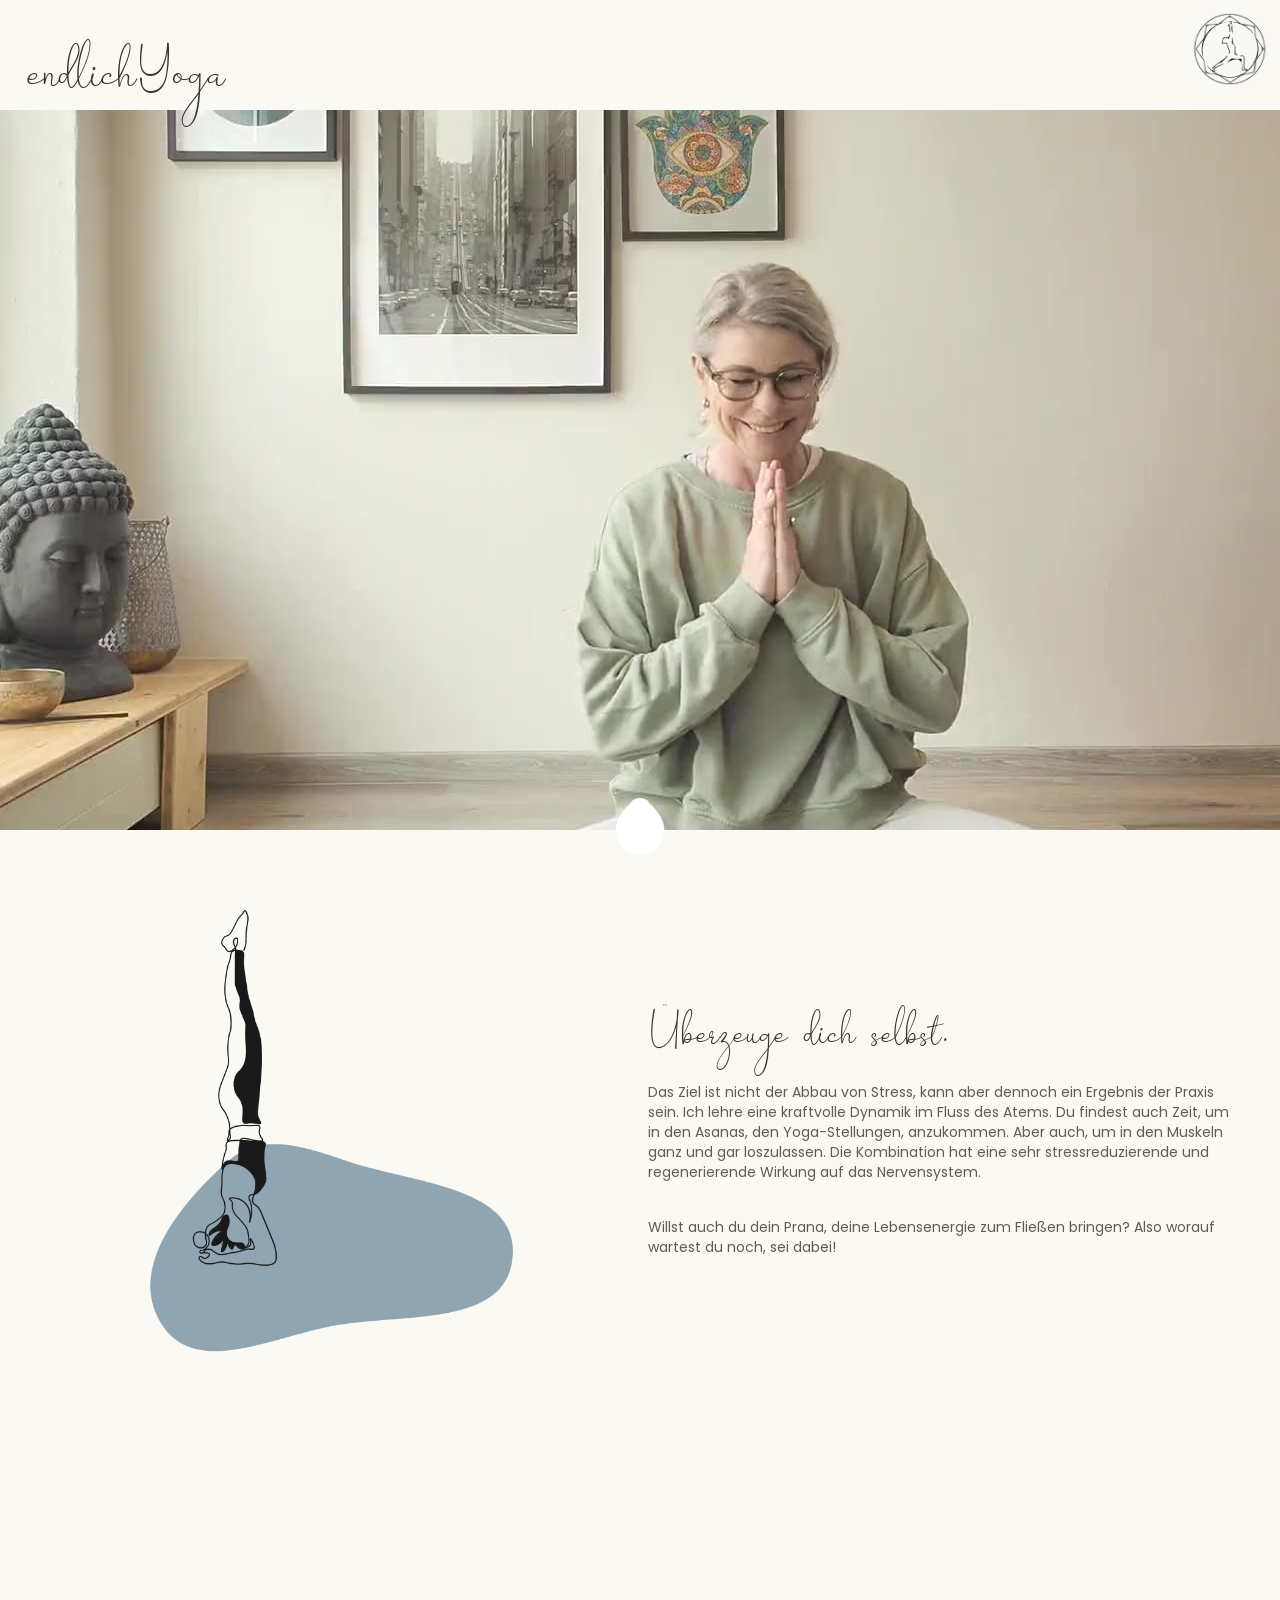
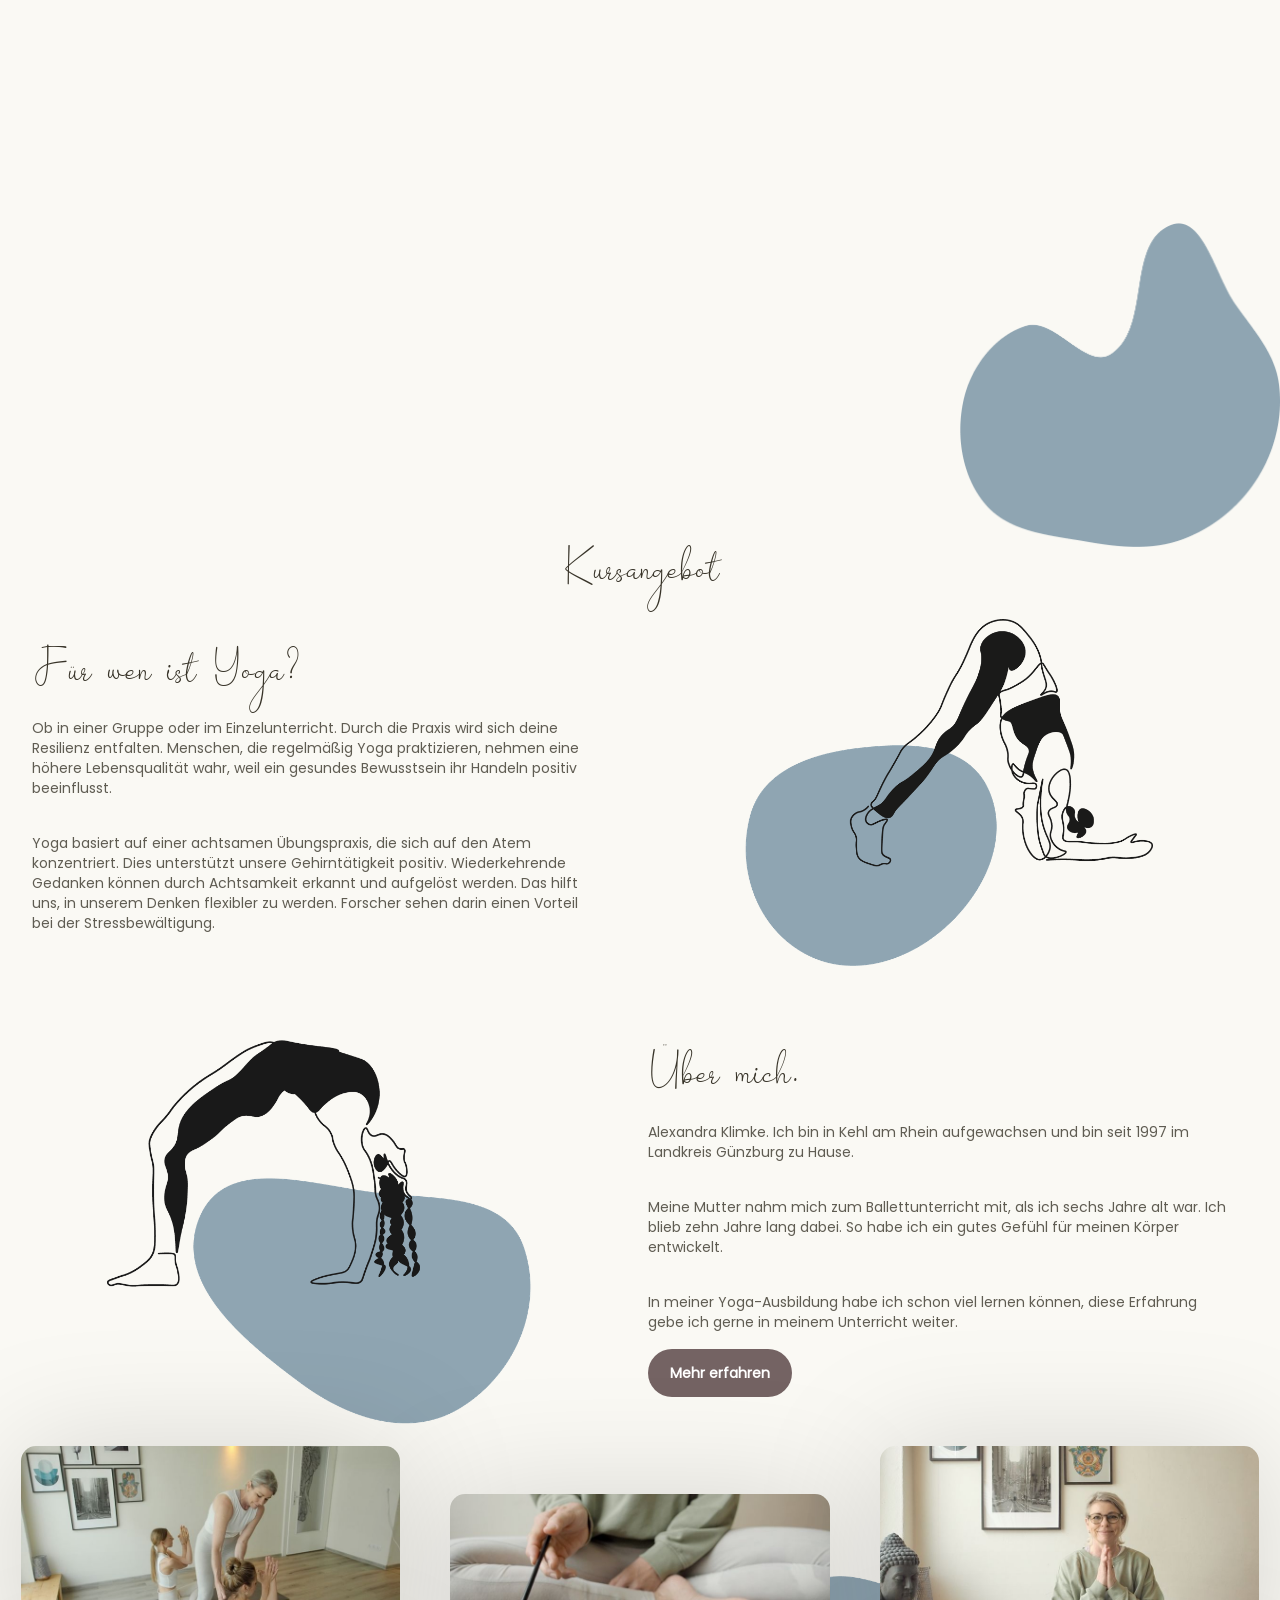
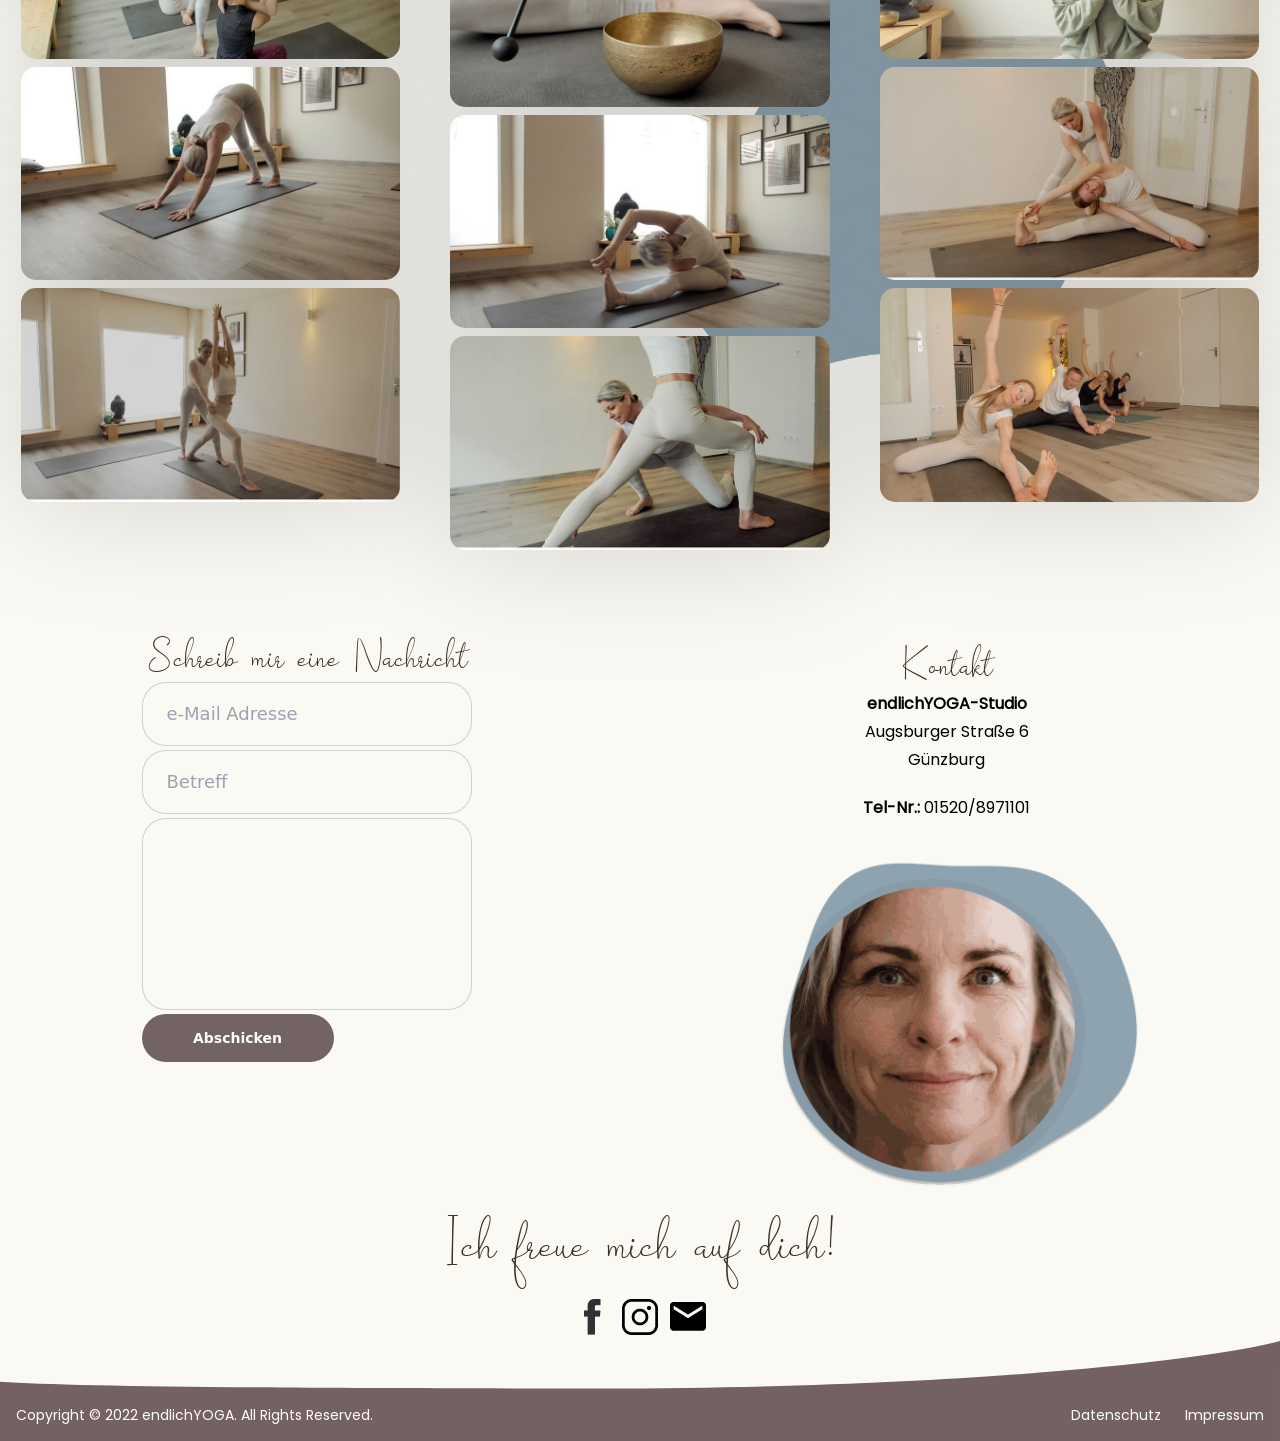
<file: index.html>
<!doctype html>
<html lang="de" data-theme="yoga">
    <head>
        <meta charset="utf-8" />
        <meta
            name="description"
            content="Yoga in Günzburg mit Alexandra Klimke. Hatha Yoga Kurse, Privatstunden und Business Yoga."
        />
        <link rel="icon" href="./favicon.png" />
        <link
            rel="stylesheet"
            href="https://www.momoyoga.com/schedule-plugin/v2/css/schedule-frontend.css"
            crossorigin="anonymous"
        />
        <meta name="viewport" content="width=device-width, initial-scale=1" />
        <link rel="stylesheet" href="css/style.css" />
        <link rel="preload" as="font" type="font/woff2" href="/fonts/poppins-v15-latin-regular.woff2" crossorigin />
        <link rel="preload" as="font" type="font/woff2" href="/fonts/BarokahSignatureRegular-PK15Z.woff2" crossorigin />
        <title>endlichYoga - Yoga in Günzburg</title>
        <link rel="canonical" href="https://endlichyoga.de/" />
        <meta property="og:title" content="endlichYoga - Yoga in Günzburg" />
        <meta
            property="og:description"
            content="Yoga in Günzburg mit Alexandra Klimke. Hatha Yoga Kurse, Privatstunden und Business Yoga."
        />
        <meta property="og:type" content="website" />
        <meta property="og:url" content="https://endlichyoga.de/" />
        <meta property="og:image" content="https://endlichyoga.de/img/og-image.jpg" />
        <meta property="og:image:width" content="1200" />
        <meta property="og:image:height" content="630" />
        <meta property="og:locale" content="de_DE" />
        <meta property="og:site_name" content="endlichYoga" />
        <meta name="twitter:card" content="summary_large_image" />
        <meta name="twitter:title" content="endlichYoga - Yoga in Günzburg" />
        <meta
            name="twitter:description"
            content="Yoga in Günzburg mit Alexandra Klimke. Hatha Yoga Kurse, Privatstunden und Business Yoga."
        />
        <meta name="twitter:image" content="https://endlichyoga.de/img/og-image.jpg" />
        <script type="application/ld+json">
        {
            "@context": "https://schema.org",
            "@type": "YogaStudio",
            "name": "endlichYoga",
            "url": "https://endlichyoga.de/",
            "image": "https://endlichyoga.de/img/og-image.jpg",
            "telephone": "+49 1520 8971101",
            "address": {
                "@type": "PostalAddress",
                "streetAddress": "Augsburger Straße 6",
                "addressLocality": "Günzburg",
                "postalCode": "89312",
                "addressCountry": "DE"
            },
            "geo": {
                "@type": "GeoCoordinates",
                "latitude": 48.4521,
                "longitude": 10.2711
            }
        }
        </script>
    </head>
    <body>
        <div class="main max-w-7xl mx-auto">
            <div class="navbar pb-5">
                <img
                    src="img/logo.png"
                    alt="logo"
                    class="w-10 order-last flex-none w-14 pr-1 py-1 sm:w-20"
                />
                <a
                    class="flex-1 normal-case font-barokah font-normal not-italic text-base pl-5 mt-5 sm:text-xl sm:translate-y-6"
                    href="/"
                    >endlichYoga</a
                >
            </div>

            <video autoplay muted loop playsinline poster="/img/banner_poster.jpg" preload="metadata">
                <source src="/vid/banner.m4v" type="video/mp4" />
                Your browser does not support the video tag.
            </video>

            <div class="ico animated w-5 svelte-cx24uc">
                <div class="circle circle-top svelte-cx24uc"></div>
                <div class="circle circle-main svelte-cx24uc"></div>
                <div class="circle circle-bottom svelte-cx24uc"></div>

                <svg
                    class="svg svelte-cx24uc"
                    version="1.1"
                    xmlns="http://www.w3.org/2000/svg"
                    x="0px"
                    y="0px"
                    viewBox="0 0 612 612"
                    style="enable-background: new 0 0 612 612"
                    xml:space="preserve"
                >
                    <defs>
                        <clipPath id="cut-off-arrow">
                            <circle cx="306" cy="306" r="287"></circle>
                        </clipPath>
                        <filter id="goo">
                            <feGaussianBlur
                                in="SourceGraphic"
                                stdDeviation="10"
                                result="blur"
                            ></feGaussianBlur>
                            <feColorMatrix
                                in="blur"
                                mode="matrix"
                                values="1 0 0 0 0  0 1 0 0 0  0 0 1 0 0  0 0 0 18 -7"
                                result="goo"
                            ></feColorMatrix>
                            <feBlend in="SourceGraphic" in2="goo"></feBlend>
                        </filter>
                    </defs>
                    <path
                        class="st-arrow svelte-cx24uc"
                        d="M317.5,487.6c0.3-0.3,0.4-0.7,0.7-1.1l112.6-112.6c6.3-6.3,6.3-16.5,0-22.7c-6.3-6.3-16.5-6.3-22.7,0
					l-86,86V136.1c0-8.9-7.3-16.2-16.2-16.2c-8.9,0-16.2,7.3-16.2,16.2v301.1l-86-86c-6.3-6.3-16.5-6.3-22.7,0
					c-6.3,6.3-6.3,16.5,0,22.7l112.7,112.7c0.3,0.3,0.4,0.7,0.7,1c0.5,0.5,1.2,0.5,1.7,0.9c1.7,1.4,3.6,2.3,5.6,2.9
					c0.8,0.2,1.5,0.4,2.3,0.4C308.8,492.6,313.8,491.3,317.5,487.6z"
                    ></path>
                </svg>
            </div>

            <div class="flex w-full object-contain flex-col mt-8 sm:flex-row m-auto">
                <div
                    class="grid sm:w-1/2 flex-grow place-items-center content-center object-contain"
                >
                    <img
                        src="/img/ueberzeug_dich.png"
                        alt="Überzeuge dich selbst"
                        class="w-4/6"
                    />
                </div>
                <div
                    class="font-poppins grid sm:w-1/2 flex-grow align-bottom content-center box-border prose mt-4 mx-auto prose-sm prose-h1:font-normal prose-h1:text-sm prose-p:text-xs px-2 text-center prose-h1:text-bold pt-2 sm:pt-0 sm:prose-base sm:prose-h1:font-normal sm:prose-h1:text-lg sm:prose-p:text-sm px-2 sm:text-left prose-h1:text-bold"
                >
                    <h1 class="font-barokah">Überzeuge dich selbst.</h1>
                    <p class="mx-auto mx-4 sm:mx-0 sm:pr-10">
                        Das Ziel ist nicht der Abbau von Stress, kann aber dennoch ein
                        Ergebnis der Praxis sein. Ich lehre eine kraftvolle Dynamik im
                        Fluss des Atems. Du findest auch Zeit, um in den Asanas, den
                        Yoga-Stellungen, anzukommen. Aber auch, um in den Muskeln ganz und
                        gar loszulassen. Die Kombination hat eine sehr stressreduzierende
                        und regenerierende Wirkung auf das Nervensystem.
                    </p>
                    <p class="mx-auto mx-4 sm:mx-0 sm:pr-10">
                        Willst auch du dein Prana, deine Lebensenergie zum Fließen
                        bringen? Also worauf wartest du noch, sei dabei!
                    </p>
                </div>
            </div>

            <section class="yogavideo svelte-12o93q9">
                <div class="videoWrapper svelte-12o93q9">
                    <iframe
                        src="https://player.vimeo.com/video/573350151?h=bd97e9fcea&color=ADB295&title=0&byline=0&portrait=0"
                        allow="autoplay; fullscreen; picture-in-picture"
                        allowfullscreen
                        class="svelte-12o93q9"
                    ></iframe>
                </div>
                <div class="background-blob svelte-12o93q9">
                    <img
                        src="/img/video_blob.png"
                        alt="video blob"
                        class="svelte-12o93q9"
                    />
                </div>
            </section>

            <h1 class="font-barokah mx-auto text-center text-sm sm:text-lg pt-5">
                Kursangebot
            </h1>

            <div
                class="momoyoga-schedule"
                data-momo-schedule="https://www.momoyoga.com/endlichyoga"
            ></div>

            <div class="flex w-full object-contain flex-col mt-8 sm:flex-row px-6 m-auto">
                <div
                    class="grid sm:w-1/2 flex-grow place-items-center content-center object-contain sm:order-last"
                >
                    <img
                        src="/img/fuer_wen_ist_yoga.png"
                        alt="Überzeuge dich selbst"
                        class="w-4/6"
                    />
                </div>
                <div
                    class="font-poppins grid sm:w-1/2 flex-grow align-bottom content-center box-border prose mt-4 mx-auto prose-sm prose-h1:font-normal prose-h1:text-sm prose-p:text-xs px-2 text-center prose-h1:text-bold pt-2 sm:pt-0 sm:prose-base sm:prose-h1:font-normal sm:prose-h1:text-lg sm:prose-p:text-sm px-2 sm:text-left prose-h1:text-bold"
                >
                    <h1 class="font-barokah">Für wen ist Yoga?</h1>
                    <p class="mx-auto mx-4 sm:mx-0 sm:pr-10">
                        Ob in einer Gruppe oder im Einzelunterricht. Durch die Praxis wird
                        sich deine Resilienz entfalten. Menschen, die regelmäßig Yoga
                        praktizieren, nehmen eine höhere Lebensqualität wahr, weil ein
                        gesundes Bewusstsein ihr Handeln positiv beeinflusst.
                    </p>
                    <p class="mx-auto mx-4 sm:mx-0 sm:pr-10">
                        Yoga basiert auf einer achtsamen Übungspraxis, die sich auf den
                        Atem konzentriert. Dies unterstützt unsere Gehirntätigkeit
                        positiv. Wiederkehrende Gedanken können durch Achtsamkeit erkannt
                        und aufgelöst werden. Das hilft uns, in unserem Denken flexibler
                        zu werden. Forscher sehen darin einen Vorteil bei der
                        Stressbewältigung.
                    </p>
                </div>
            </div>

            <div
                class="flex w-full object-contain flex-col mt-8 sm:flex-row m-auto pt-10"
            >
                <div
                    class="grid sm:w-1/2 flex-grow place-items-center content-center object-contain"
                >
                    <img
                        src="/img/ueber_mich.png"
                        alt="Überzeuge dich selbst"
                        class="w-4/6"
                    />
                </div>
                <div
                    class="grid sm:w-1/2 flex-grow align-bottom content-center box-border prose mt-4 mx-auto font-poppins prose-sm prose-h1:font-normal prose-h1:text-sm prose-p:text-xs px-2 text-center prose-h1:text-bold pt-2 sm:pt-0 sm:prose-base sm:prose-h1:font-normal sm:prose-h1:text-lg sm:prose-p:text-sm px-2 sm:text-left prose-h1:text-bold"
                >
                    <h1 class="font-barokah">Über mich.</h1>
                    <p class="mx-auto mx-4 sm:mx-0 sm:pr-10">
                        Alexandra Klimke. Ich bin in Kehl am Rhein aufgewachsen und bin
                        seit 1997 im Landkreis Günzburg zu Hause.
                    </p>
                    <p class="mx-auto mx-4 sm:mx-0 sm:pr-10">
                        Meine Mutter nahm mich zum Ballettunterricht mit, als ich sechs
                        Jahre alt war. Ich blieb zehn Jahre lang dabei. So habe ich ein
                        gutes Gefühl für meinen Körper entwickelt.
                    </p>
                    <p class="mx-auto mx-4 sm:mx-0 sm:pr-10">
                        In meiner Yoga-Ausbildung habe ich schon viel lernen können, diese
                        Erfahrung gebe ich gerne in meinem Unterricht weiter.
                    </p>

                    <div tabindex="0" class="collapse">
                        <input type="checkbox" />
                        <div class="collapse-content mx-auto mx-4 sm:mx-0 sm:pr-10">
                            <p>
                                <b>2009</b> der erste Yoga-Workshop bei der VH in Ulm, und
                                2010 Start der Ausbildung.
                            </p>
                            <p>
                                <b>2012</b> die Prüfung zur Hatha-Yoga-Kursleiterin YZU.
                                Seit dieser Zeit unterrichte ich Yoga.
                            </p>
                            <p>
                                <b>2013 – 2017</b> Ausbildung zur Ashtanga-Yoga Lehrerin
                                bei Dr. Ronald Steiner.
                            </p>
                            <p>
                                <b
                                    >Ich bin von der Zentralen Prüfstelle für Prävention,
                                    zur Abrechnung mit der Krankenkassen zertifiziert.</b
                                >
                            </p>
                            <p>
                                <b>12/2021</b> Stuttgart, Yin-Yoga-Ausbildung (32h), Tanja
                                Seehofer
                            </p>
                            <p>
                                <b>02/2020</b> Berlin, Jivamukti Yogapraxis bei
                                verschiedenen Lehrern, Mitte.
                            </p>
                            <p>
                                <b>10/2019</b> Augsburg, Ausbildung: Kinder-Yogalehrer.
                                Kathrin Sturm.
                            </p>
                            <p>
                                <b>02/2019</b> Ulm, Prana-Flow-Weiterbildung: Element Erde
                                bei Christine May.
                            </p>
                            <p>
                                <b>06/2018</b> Ulm, Workshop: Meditation und Yoga, Anna
                                Trökes.
                            </p>
                            <p>
                                <b>05/2018</b> Budapest, eine Woche Yogapraxis bei
                                `bandha-works´, Ashtanga-Yoga-Schule.
                            </p>
                            <p>
                                <b>08/2017</b> Berlin, eine Woche Yogapraxis,
                                AshtangaYogaBerlin.
                            </p>
                            <p>
                                <b>08/2013</b> Schlangenbad-Bärstadt,
                                Ashtanga-Innovation-Ausbildung (500h) bei Dr. Ronald
                                Steiner
                            </p>
                            <p>
                                <b>09/2010</b> Ulm, Hatha-Yoga-Ausbildung(500h) an derVH,
                                Ulrike Grunert und anderen Lehrern.
                            </p>
                            <p>
                                Weitere Workshops bei: Gertrud Hirschi, Dr.Melanie
                                Steiner, David Regelin, David Garriegues, Ralf Sturm, Anna
                                Röcker, Patrick Broome, Barbara Noh, Christina Lobe, und
                                mehr...
                            </p>
                            <p>
                                Ich liebe meinen Beruf. Deshalb hört das Lernen nie auf.
                            </p>
                            <p>
                                Ich bin verheiratet und Mutter von 3 Söhnen (*1994, *1996
                                und *2002)
                            </p>
                        </div>
                        <button
                            class="btn btn-info border-0 w-36 rounded-3xl text-sm normal-case text-white mx-auto sm:mx-0 collapse-title p-0 min-h-0"
                        >
                            Mehr erfahren
                        </button>
                    </div>
                </div>
            </div>

            <section class="gallery mt-5 svelte-ix16z6">
                <div class="image-wrapper gap-2 grid-cols-2 sm:grid-cols-3 svelte-ix16z6">
                    <img src="img/gallery/v2/1.jpg" alt="1" class="svelte-ix16z6" />
                    <img
                        src="img/gallery/v2/2.jpg"
                        alt="2"
                        class="sm:translate-y-12 svelte-ix16z6"
                    />
                    <img src="img/gallery/v2/3.jpg" alt="3" class="svelte-ix16z6" />
                    <img src="img/gallery/v2/4.jpg" alt="4" class="svelte-ix16z6" />
                    <img
                        src="img/gallery/v2/5.jpg"
                        alt="5"
                        class="sm:translate-y-12 svelte-ix16z6"
                    />
                    <img src="img/gallery/v2/6.jpg" alt="6" class="svelte-ix16z6" />
                    <img src="img/gallery/v2/7.jpg" alt="7" class="svelte-ix16z6" />
                    <img
                        src="img/gallery/v2/8.jpg"
                        alt="8"
                        class="hidden sm:inline-flex sm:translate-y-12 svelte-ix16z6"
                    />
                    <img src="img/gallery/v2/9.jpg" alt="9" class="svelte-ix16z6" />
                </div>
                <div class="gallery-blob svelte-ix16z6">
                    <img
                        src="/img/gallery_blob.png"
                        alt="gallery blob"
                        class="svelte-ix16z6"
                    />
                </div>
            </section>

            <div class="flex flex-col sm:flex-row pt-36 mx-auto">
                <div id="contact" class="form-control mx-auto">
                    <label class="label"
                        ><span class="label-text font-barokah text-contact md:text-sm"
                            >Schreib mir eine Nachricht</span
                        ></label
                    >
                    <form
                        class="flex flex-col gap-1"
                        action="mailto:alexandraklimke@web.de"
                        method="GET"
                    >
                        <input
                            type="hidden"
                            name="accessKey"
                            value="c1856ae3-2337-4f00-83b0-b320f39aeeab"
                        />
                        <input
                            name="email"
                            type="text"
                            placeholder="e-Mail Adresse"
                            class="input input-bordered input-lg rounded-3xl"
                        />
                        <input
                            name="subject"
                            type="text"
                            placeholder="Betreff"
                            class="input input-bordered input-lg rounded-3xl"
                        />
                        <textarea
                            name="body"
                            type="text"
                            class="input input-bordered input-lg h-48 rounded-3xl align-top resize-none"
                        ></textarea>
                        <input
                            type="submit"
                            value="Abschicken"
                            class="btn btn-info border-0 w-48 rounded-3xl text-sm normal-case text-white"
                        />
                    </form>
                </div>
                <div
                    class="mx-auto prose text-center prose-h3:text-sm prose-h3:font-barokah prose-p:font-poppins mt-24 sm:mt-4 prose-h3:font-normal text-black"
                >
                    <h3>Kontakt</h3>
                    <p>
                        <b>endlichYOGA-Studio</b><br />
                        Augsburger Straße 6<br />
                        Günzburg
                    </p>
                    <p><b>Tel-Nr.:</b> 01520/8971101</p>
                    <img src="/img/contact_photo.png" alt="Kontaktbild" class="w-96" />
                </div>
            </div>

            <div class="flex flex-col object-fill place-content-center gap-6 mt-8">
                <p class="mx-auto font-barokah text-sm sm:text-xl">
                    Ich freue mich auf dich!
                </p>
                <div class="flex flex-row mx-auto">
                    <a target="_blank" href="https://facebook.com"
                        ><img src="/img/facebook.png" alt="facebook"
                    /></a>
                    <a target="_blank" href="https://instagram.com"
                        ><img src="/img/instagram.png" alt="instagram"
                    /></a>
                    <a target="_blank" href="mailto:alexandra@web.de"
                        ><img src="/img/mail.png" alt="mail"
                    /></a>
                </div>
            </div>

            <div
                class="flex flex-col sm :justify-end sm:flex-row gap-1 sm:gap-6 w-full bg-mobile_footer bg-no-repeat bg-cover pt-16 px-4 pb-4 text-white font-poppins text-sm font-normal"
            >
                <a class="order-2" href="/datenschutz.html">Datenschutz</a>
                <a class="order-3" href="/impressum.html">Impressum</a>
                <p class="order-4 sm:mr-auto sm:order-1">
                    Copyright © 2022 endlichYOGA. All Rights Reserved.
                </p>
            </div>
        </div>

        <!-- momoyoga schedule embedding  -->
        <script
            src="https://code.jquery.com/jquery-3.3.1.min.js"
            integrity="sha256-FgpCb/KJQlLNfOu91ta32o/NMZxltwRo8QtmkMRdAu8="
            crossorigin="anonymous"
        ></script>
        <script
            src="https://www.momoyoga.com/schedule-plugin/v2/js/schedule.js"
            crossorigin="anonymous"
        ></script>
    </body>
</html>
</file>
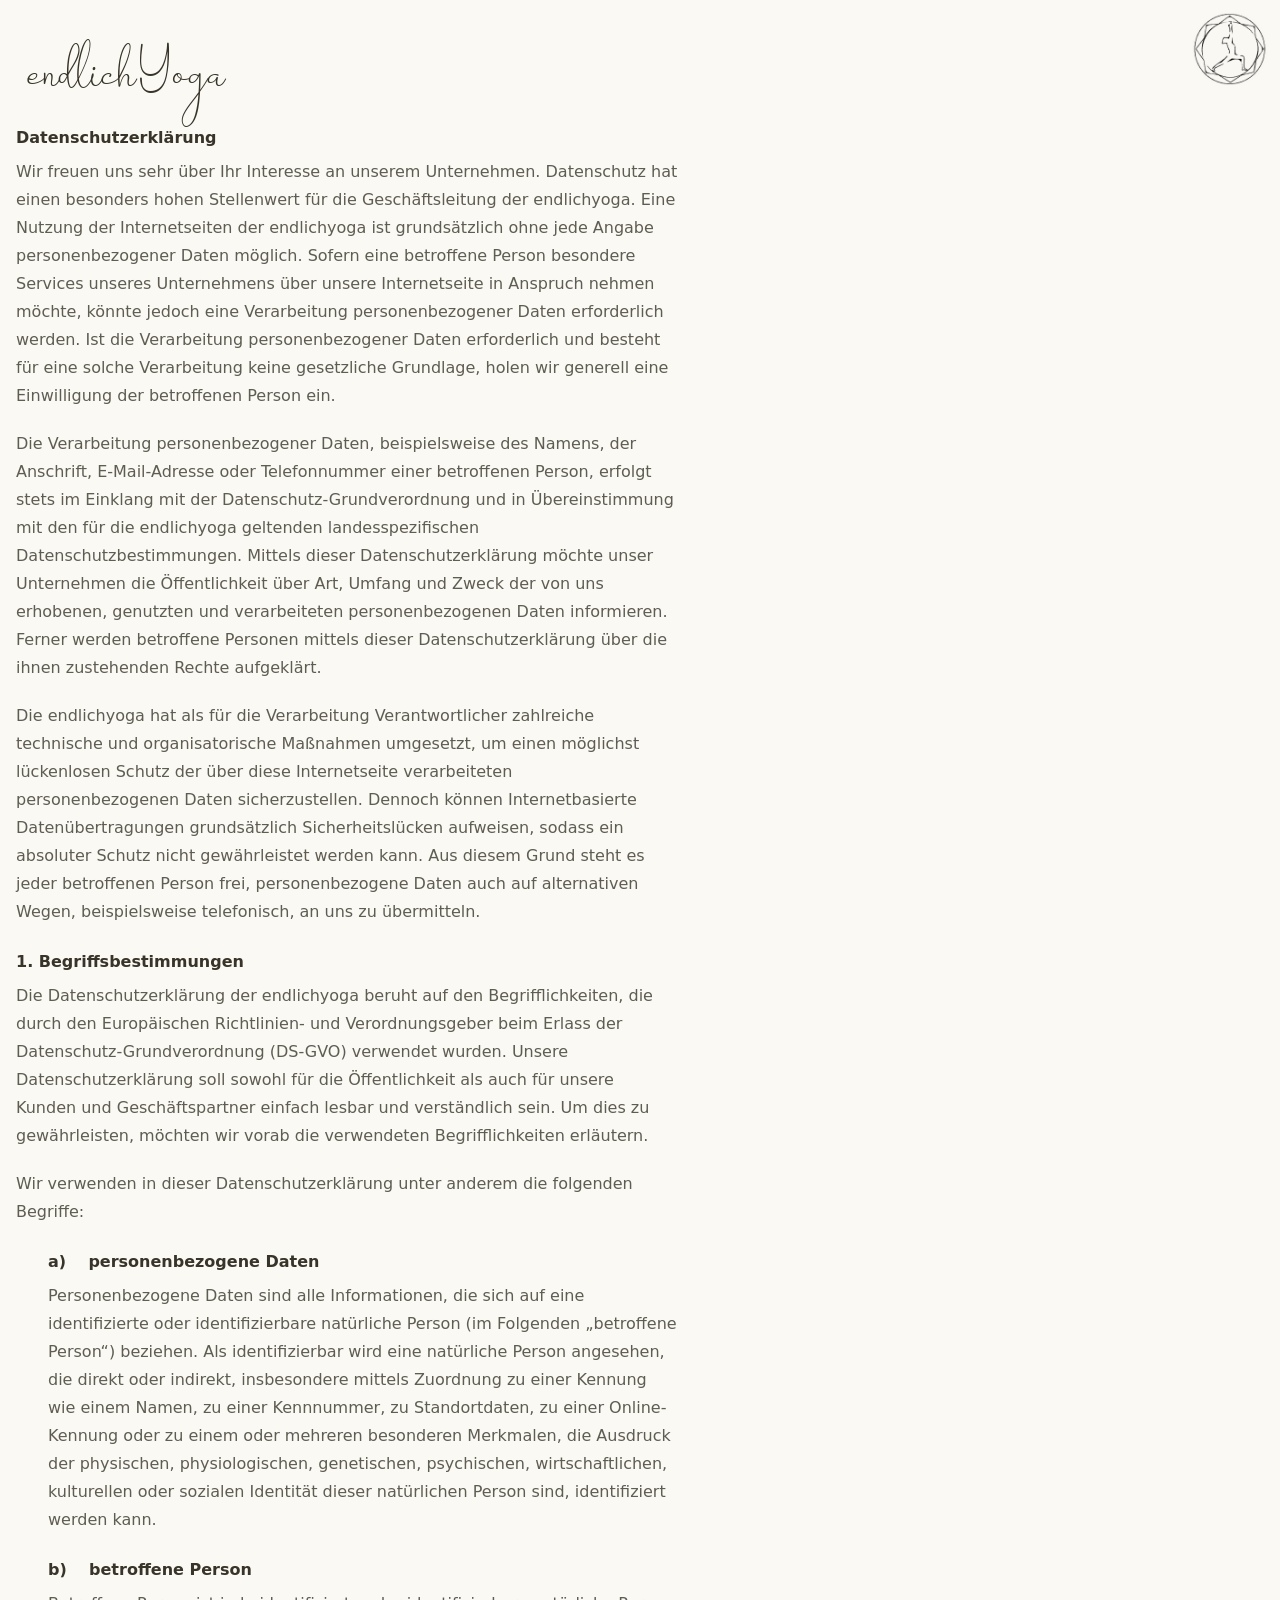
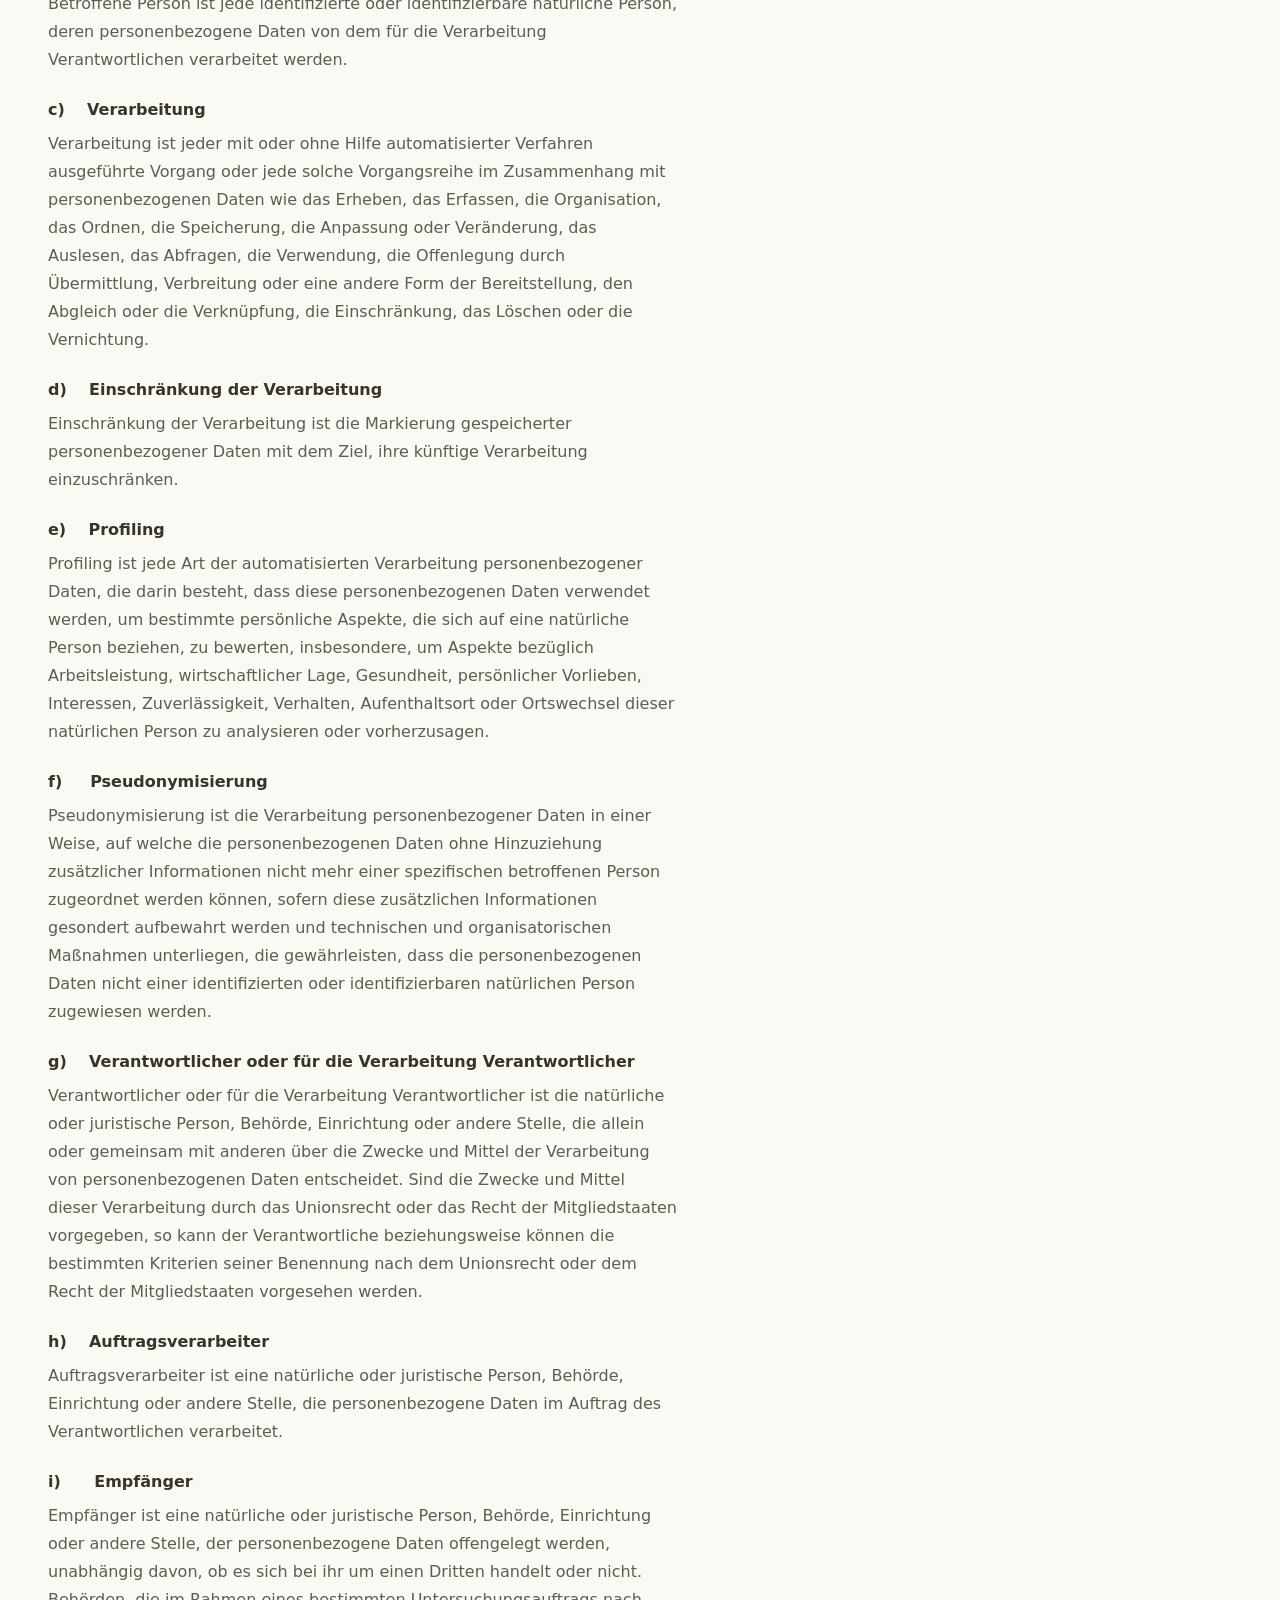
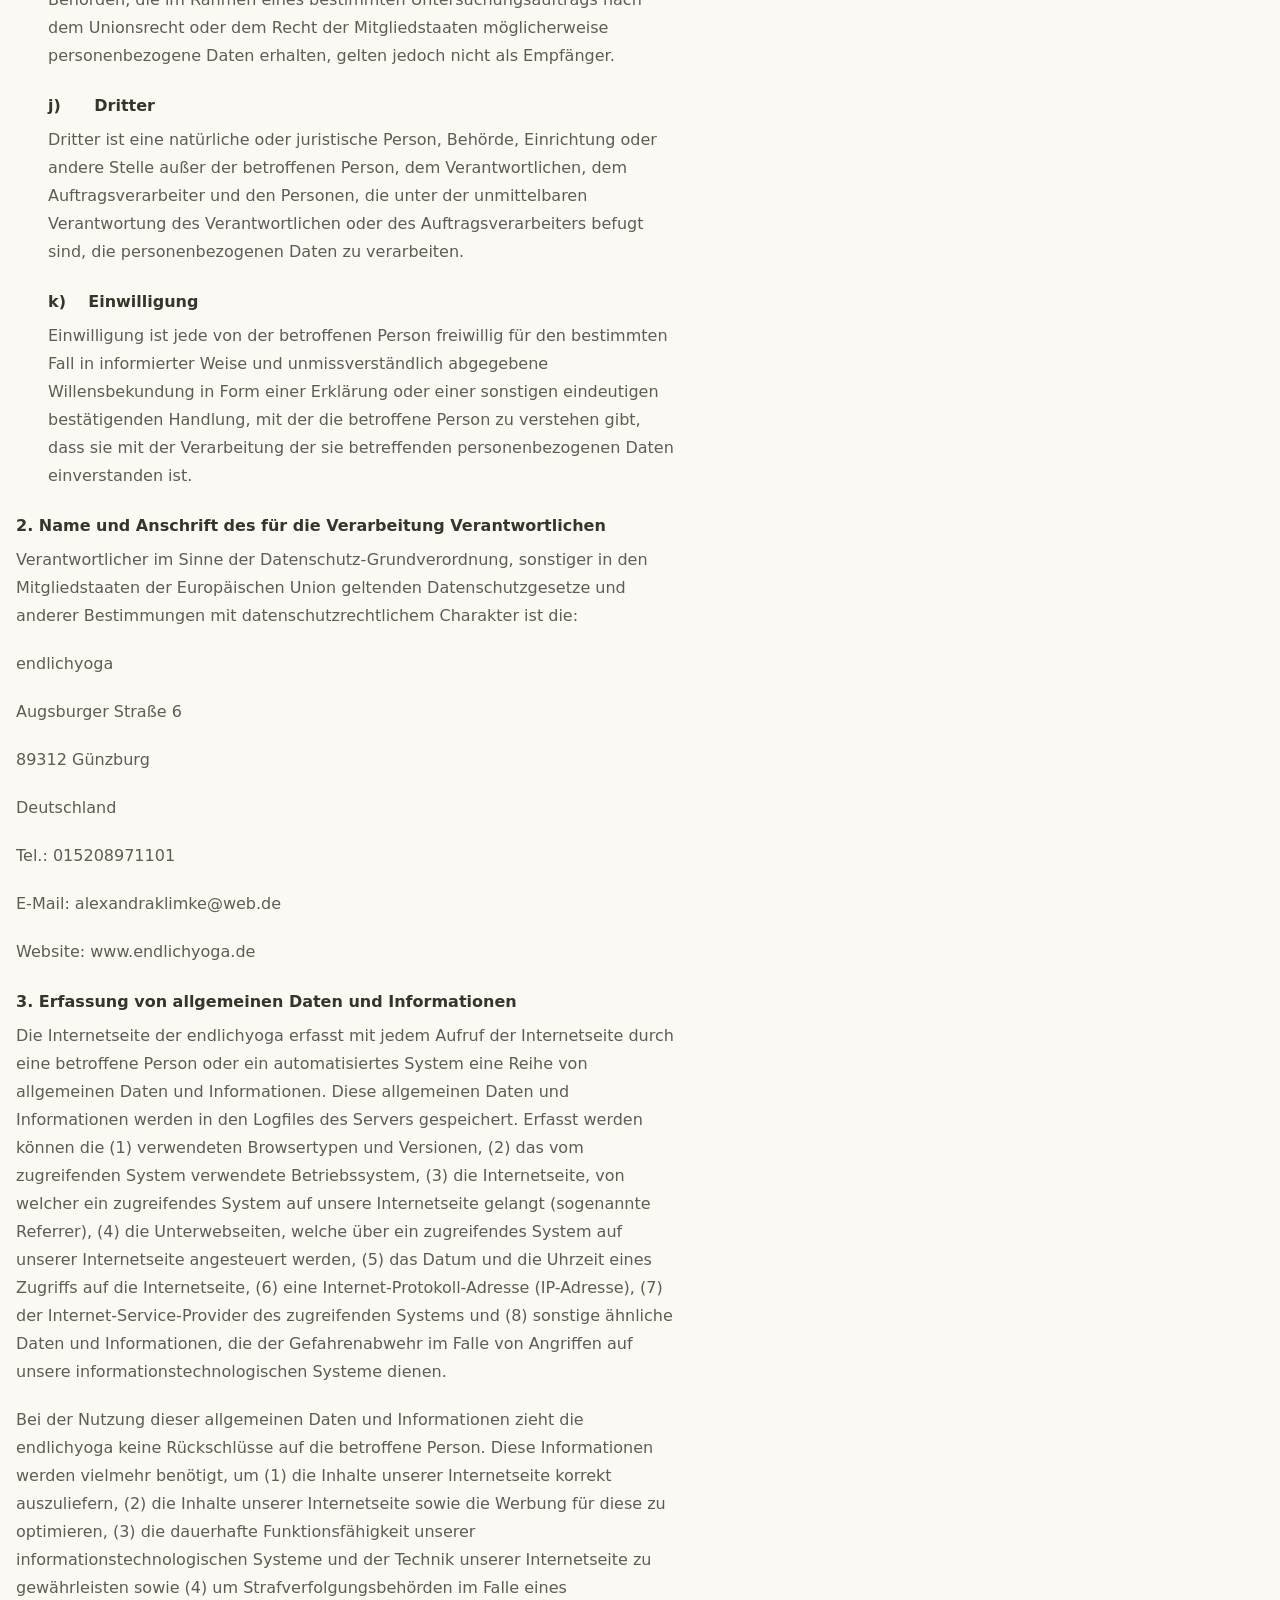
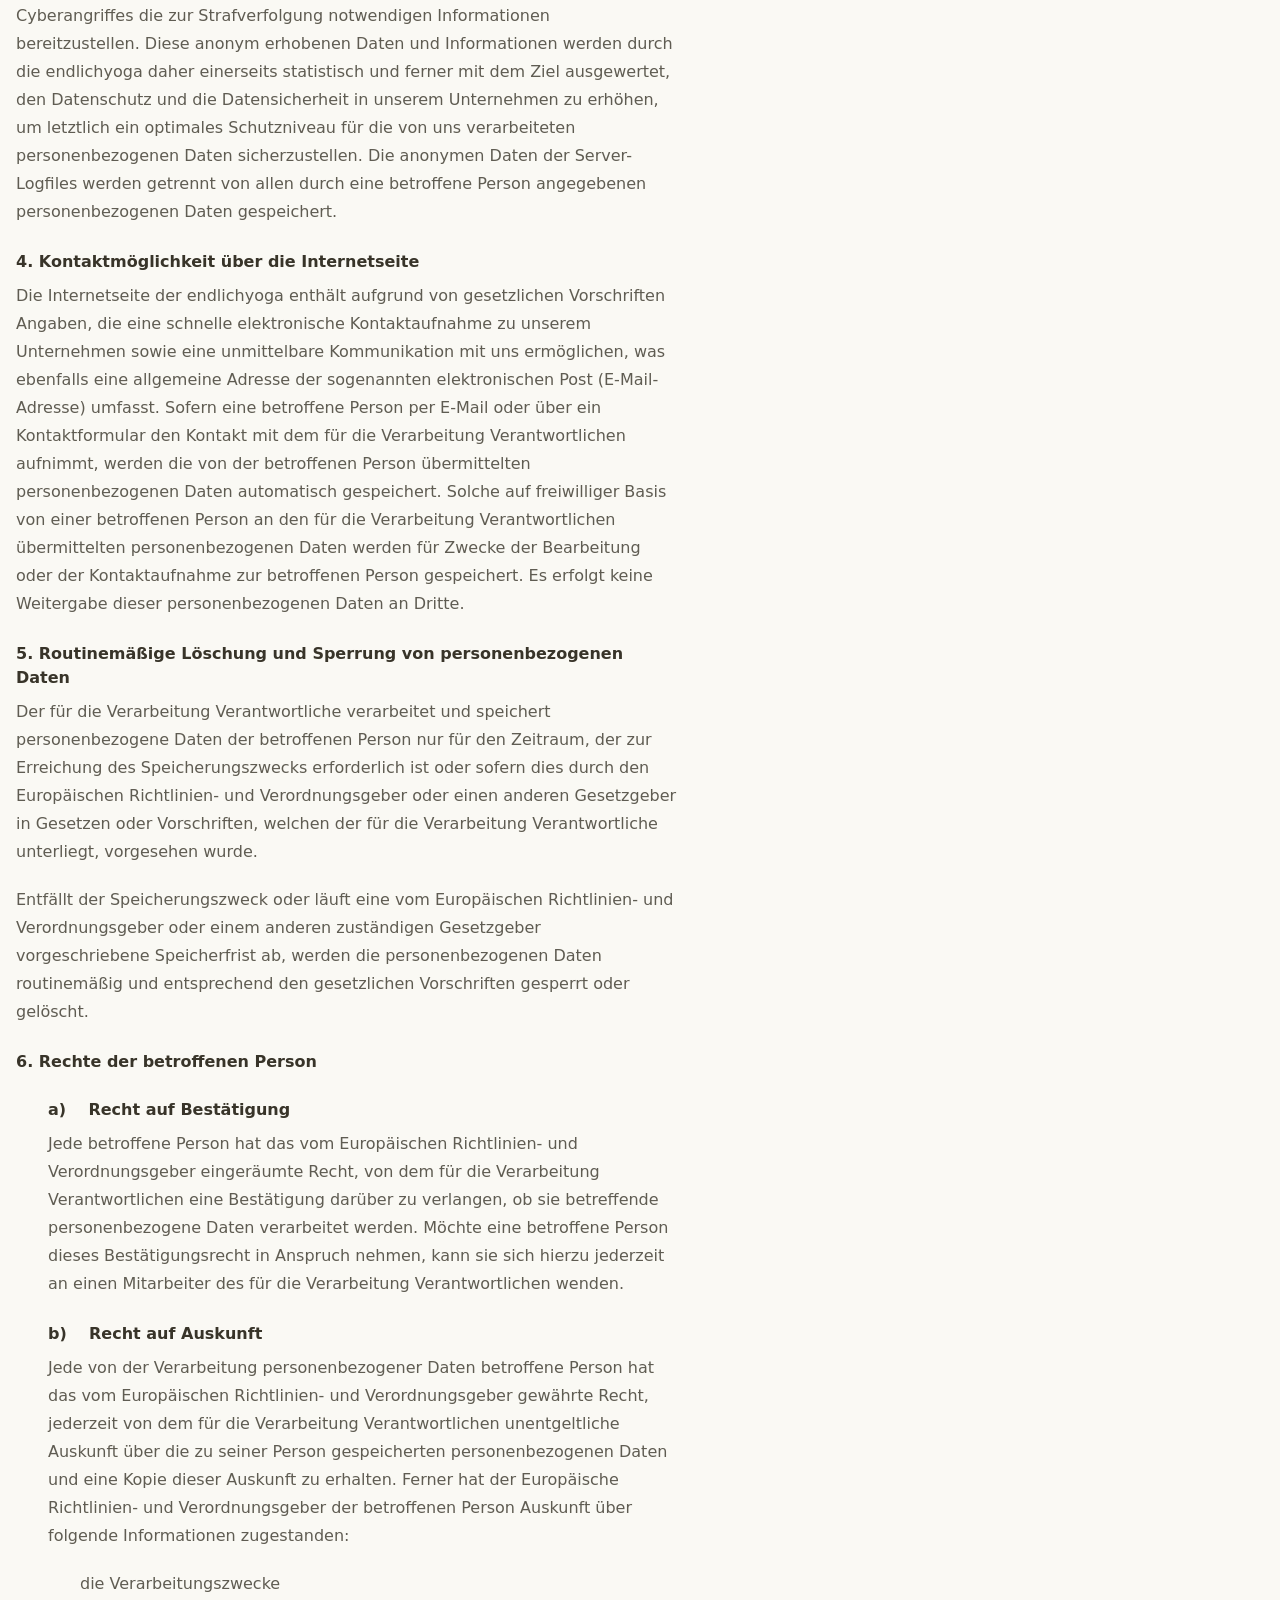
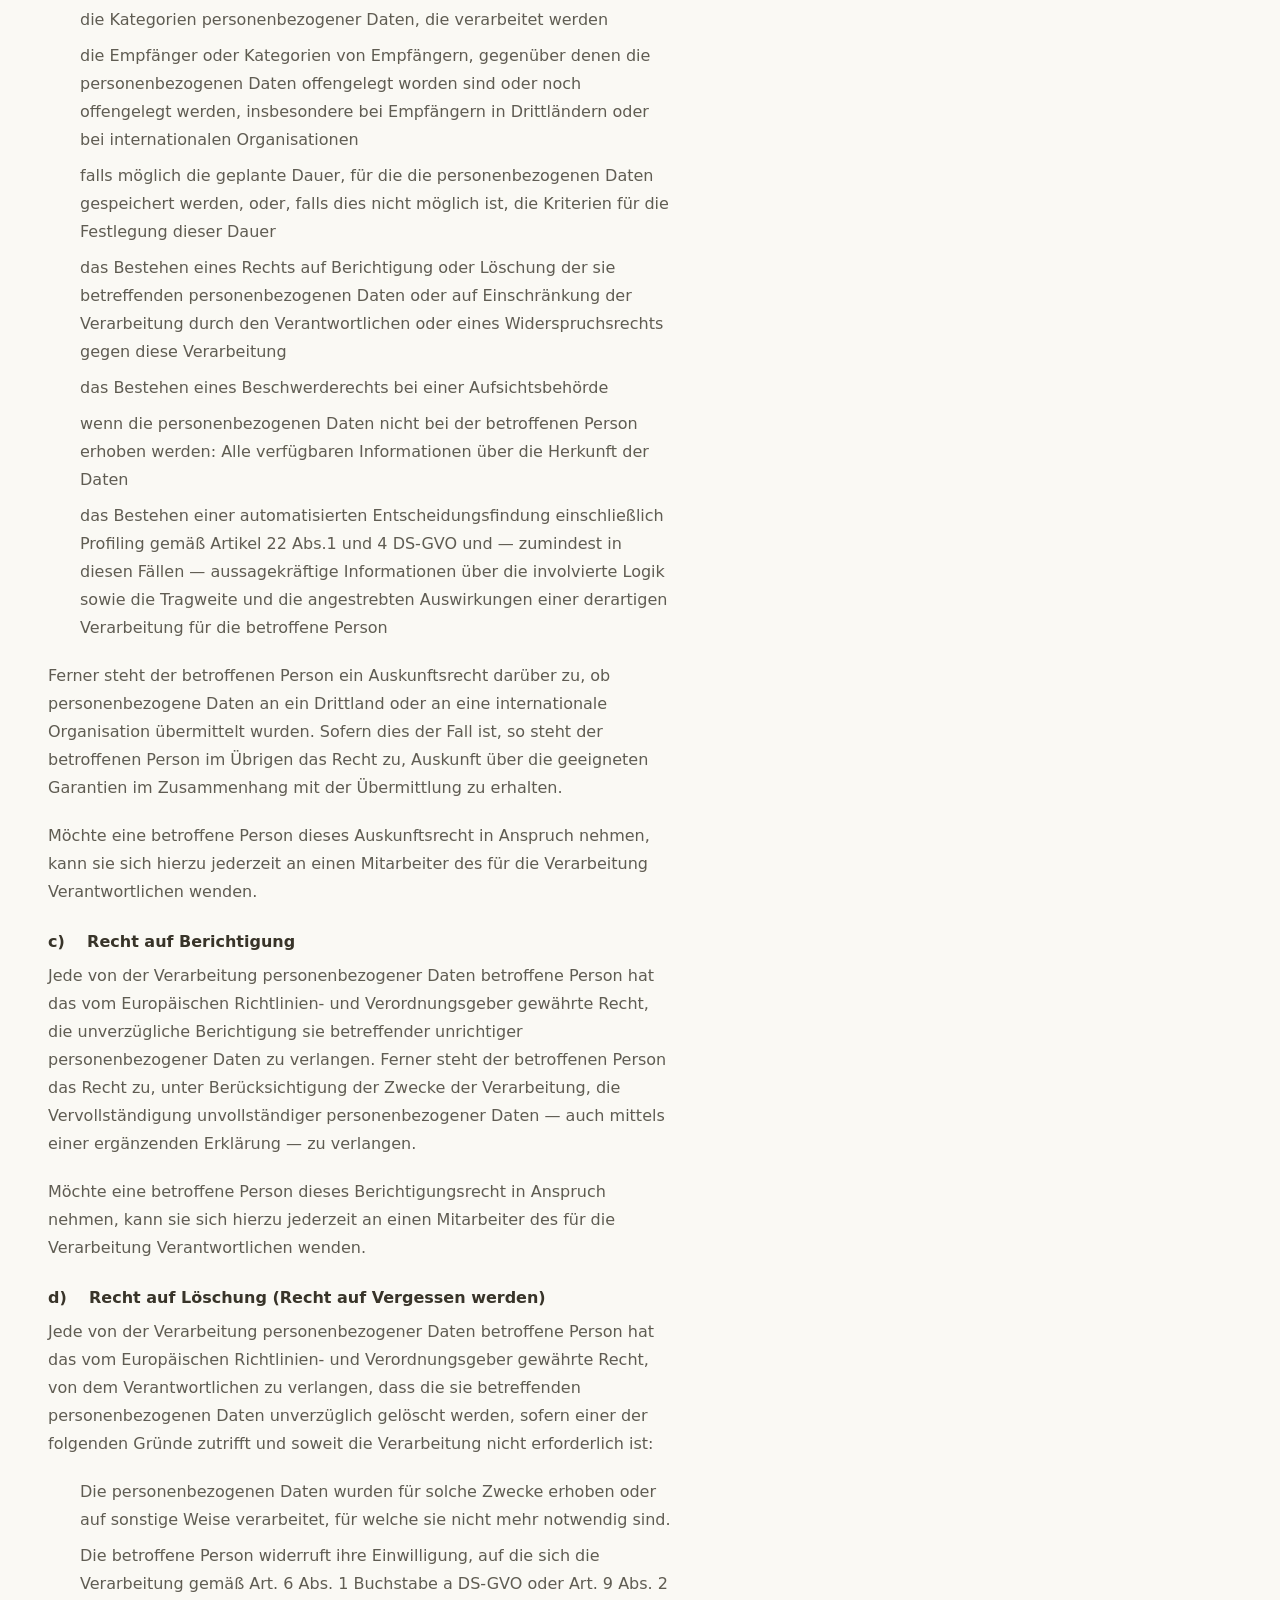
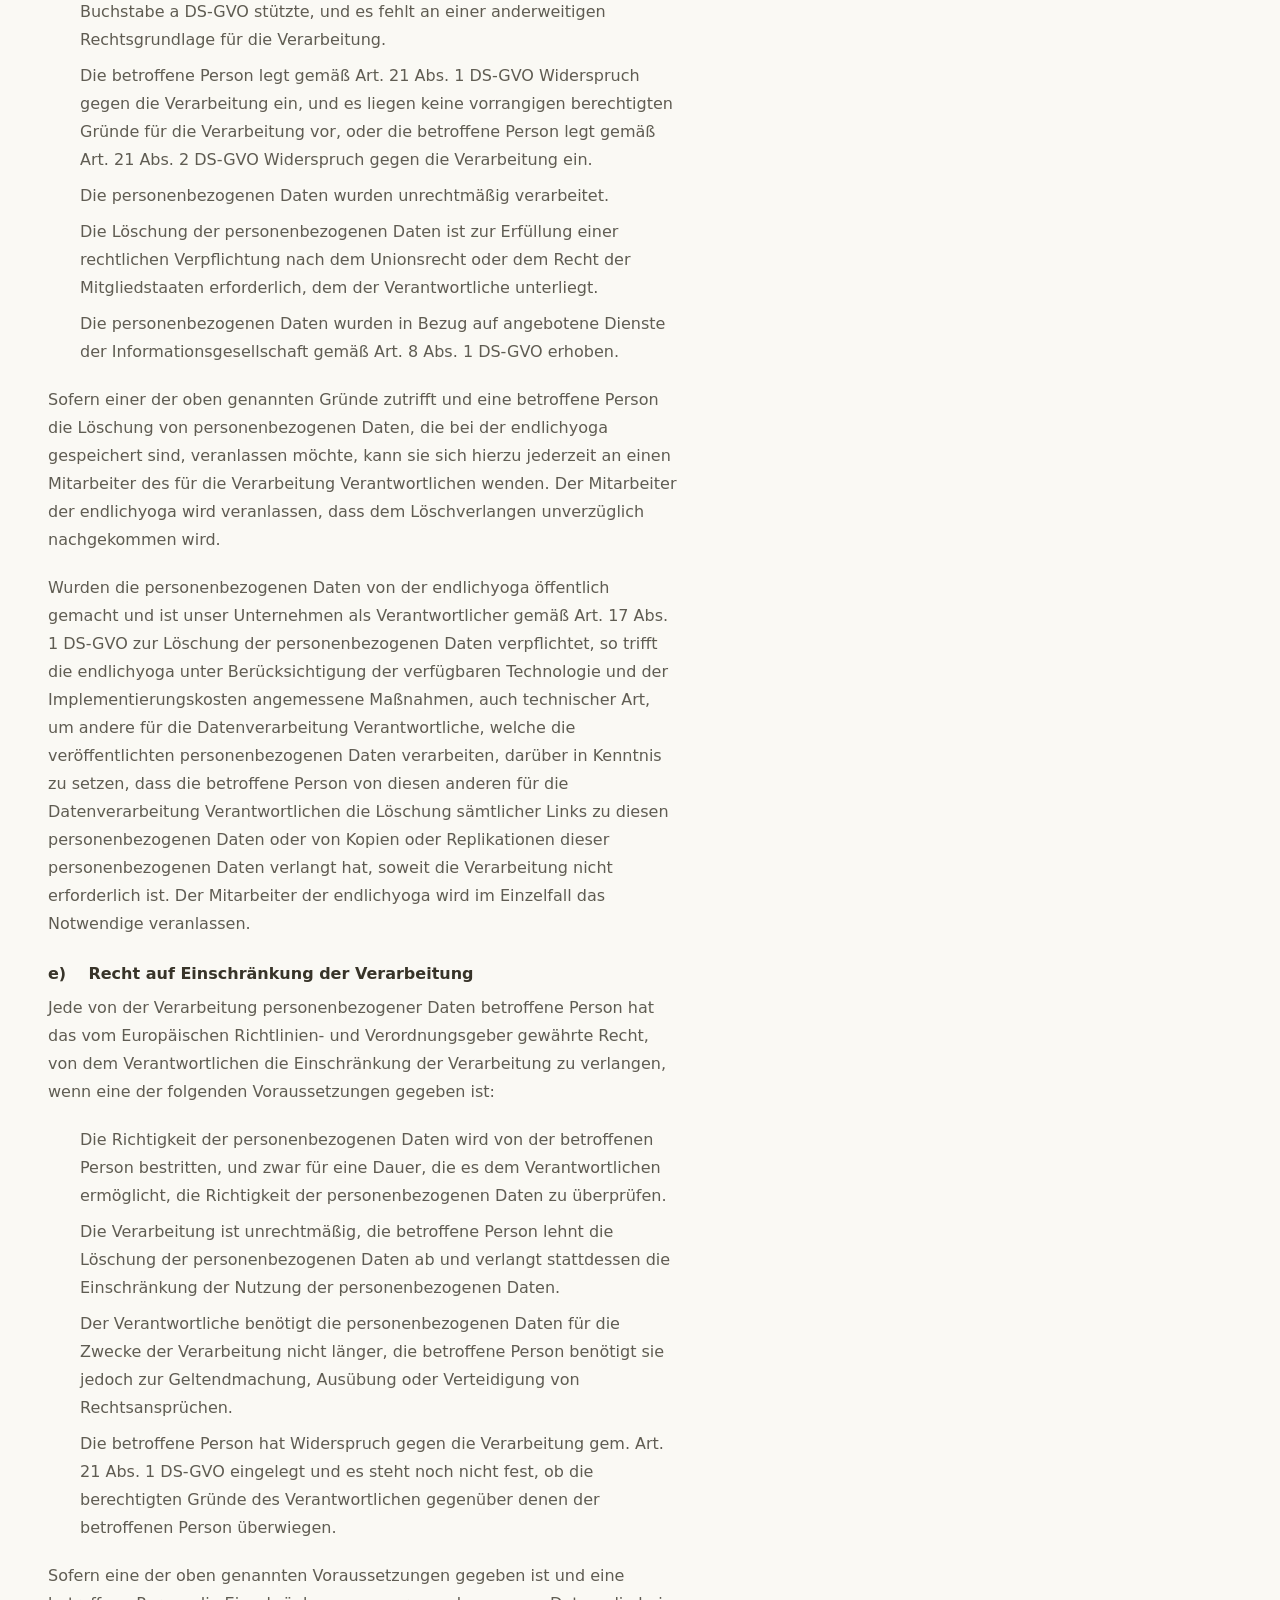
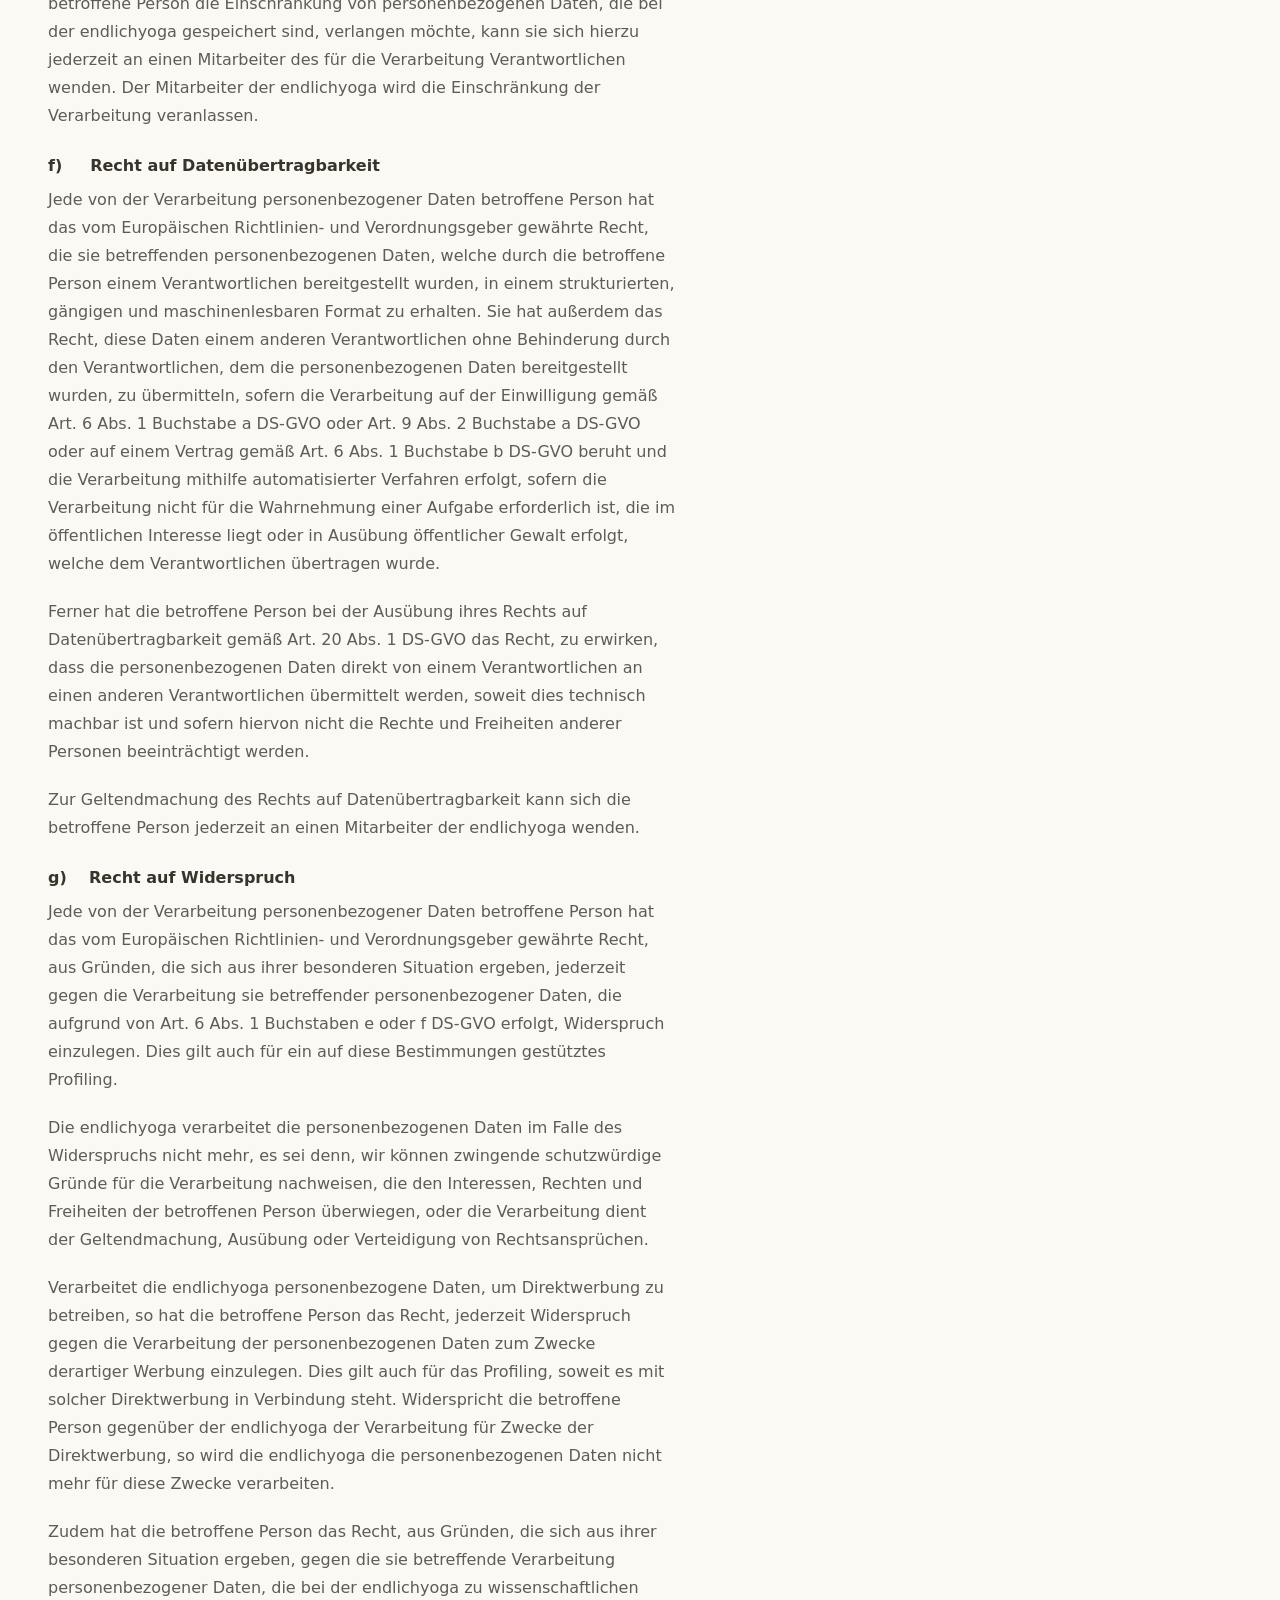
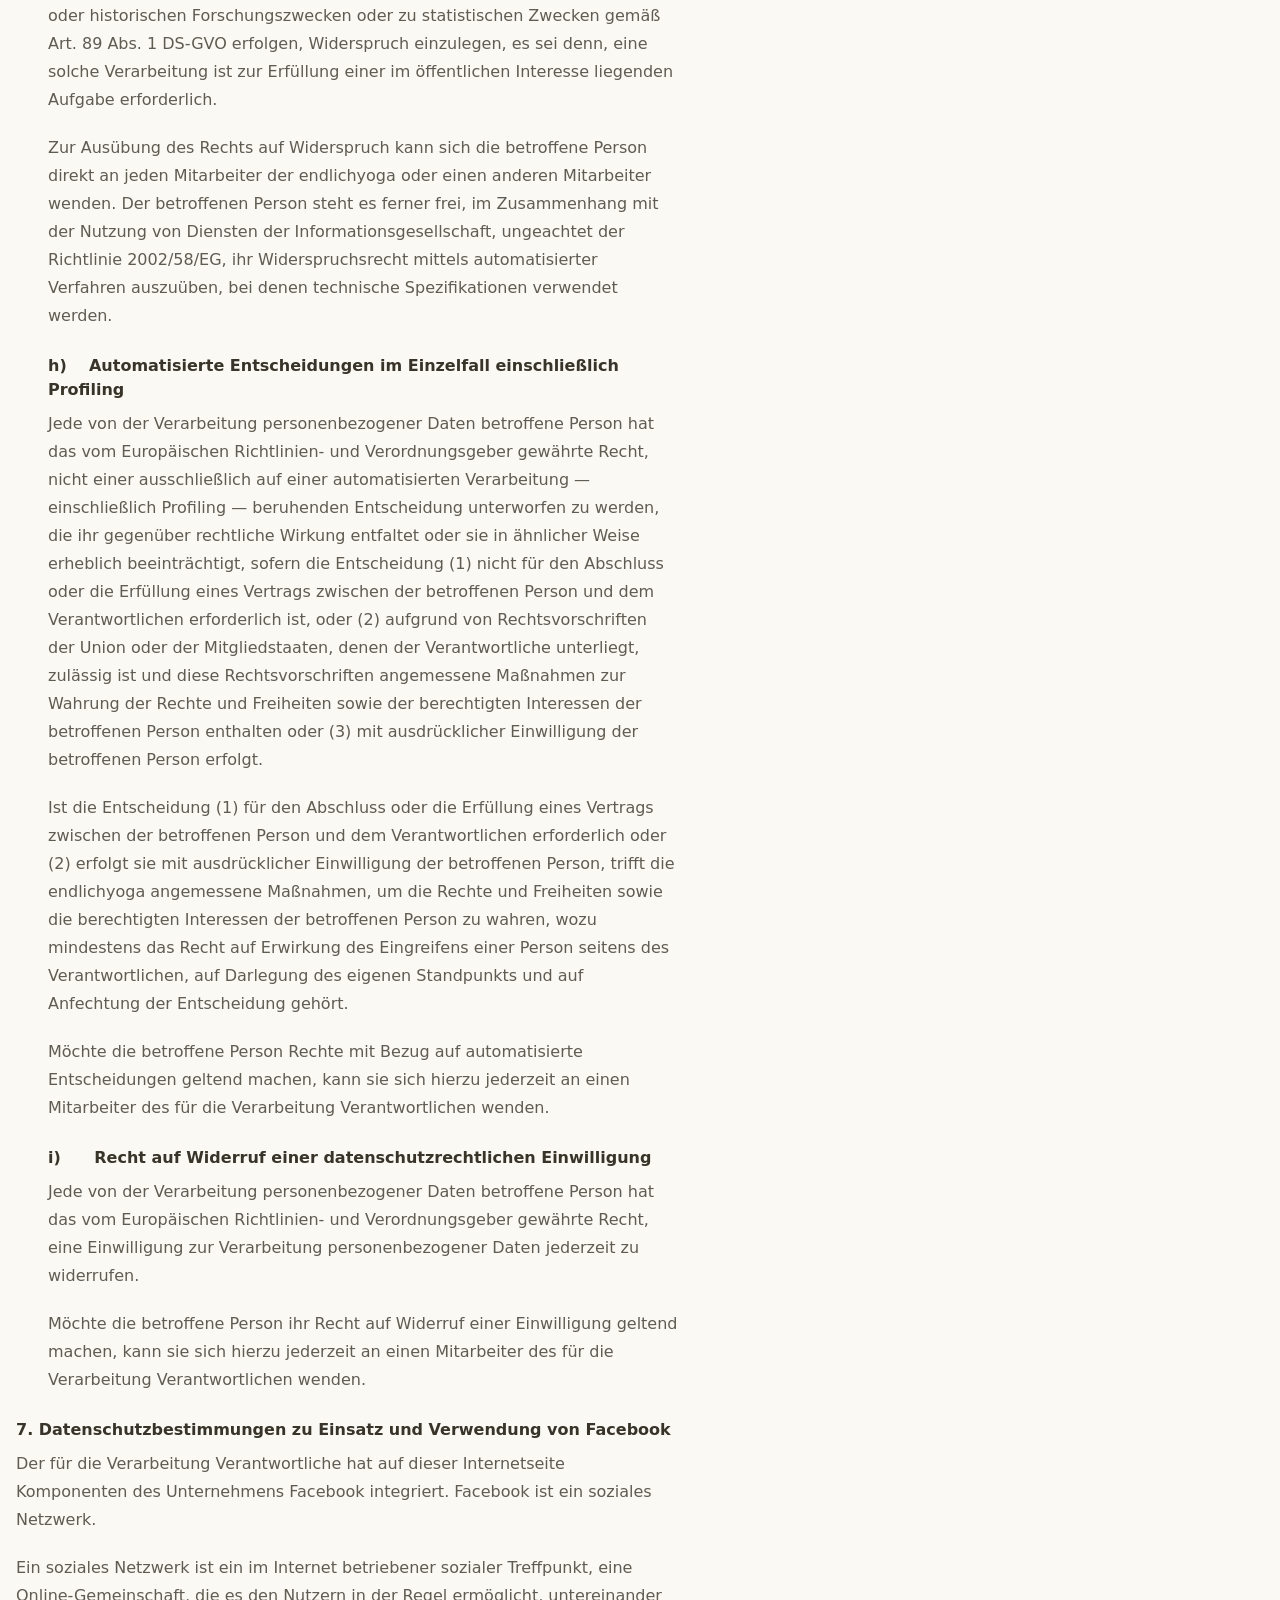
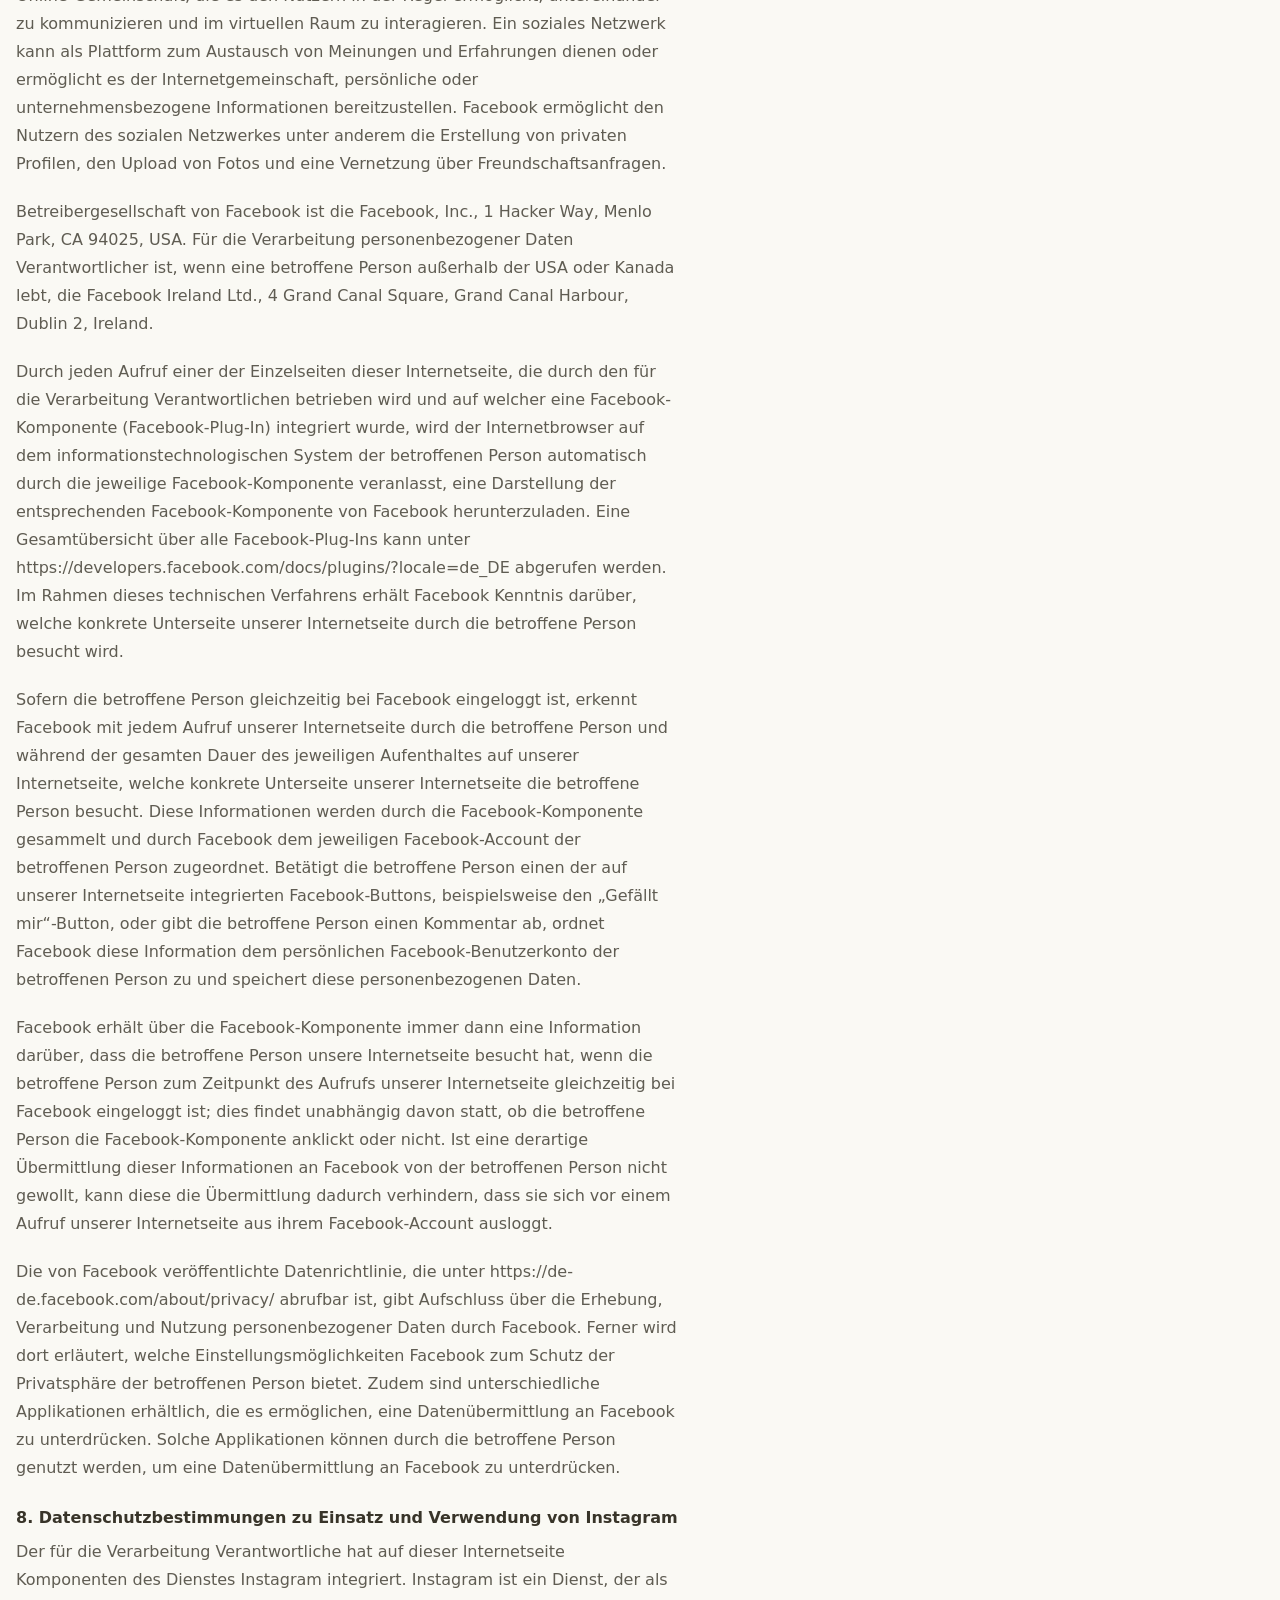
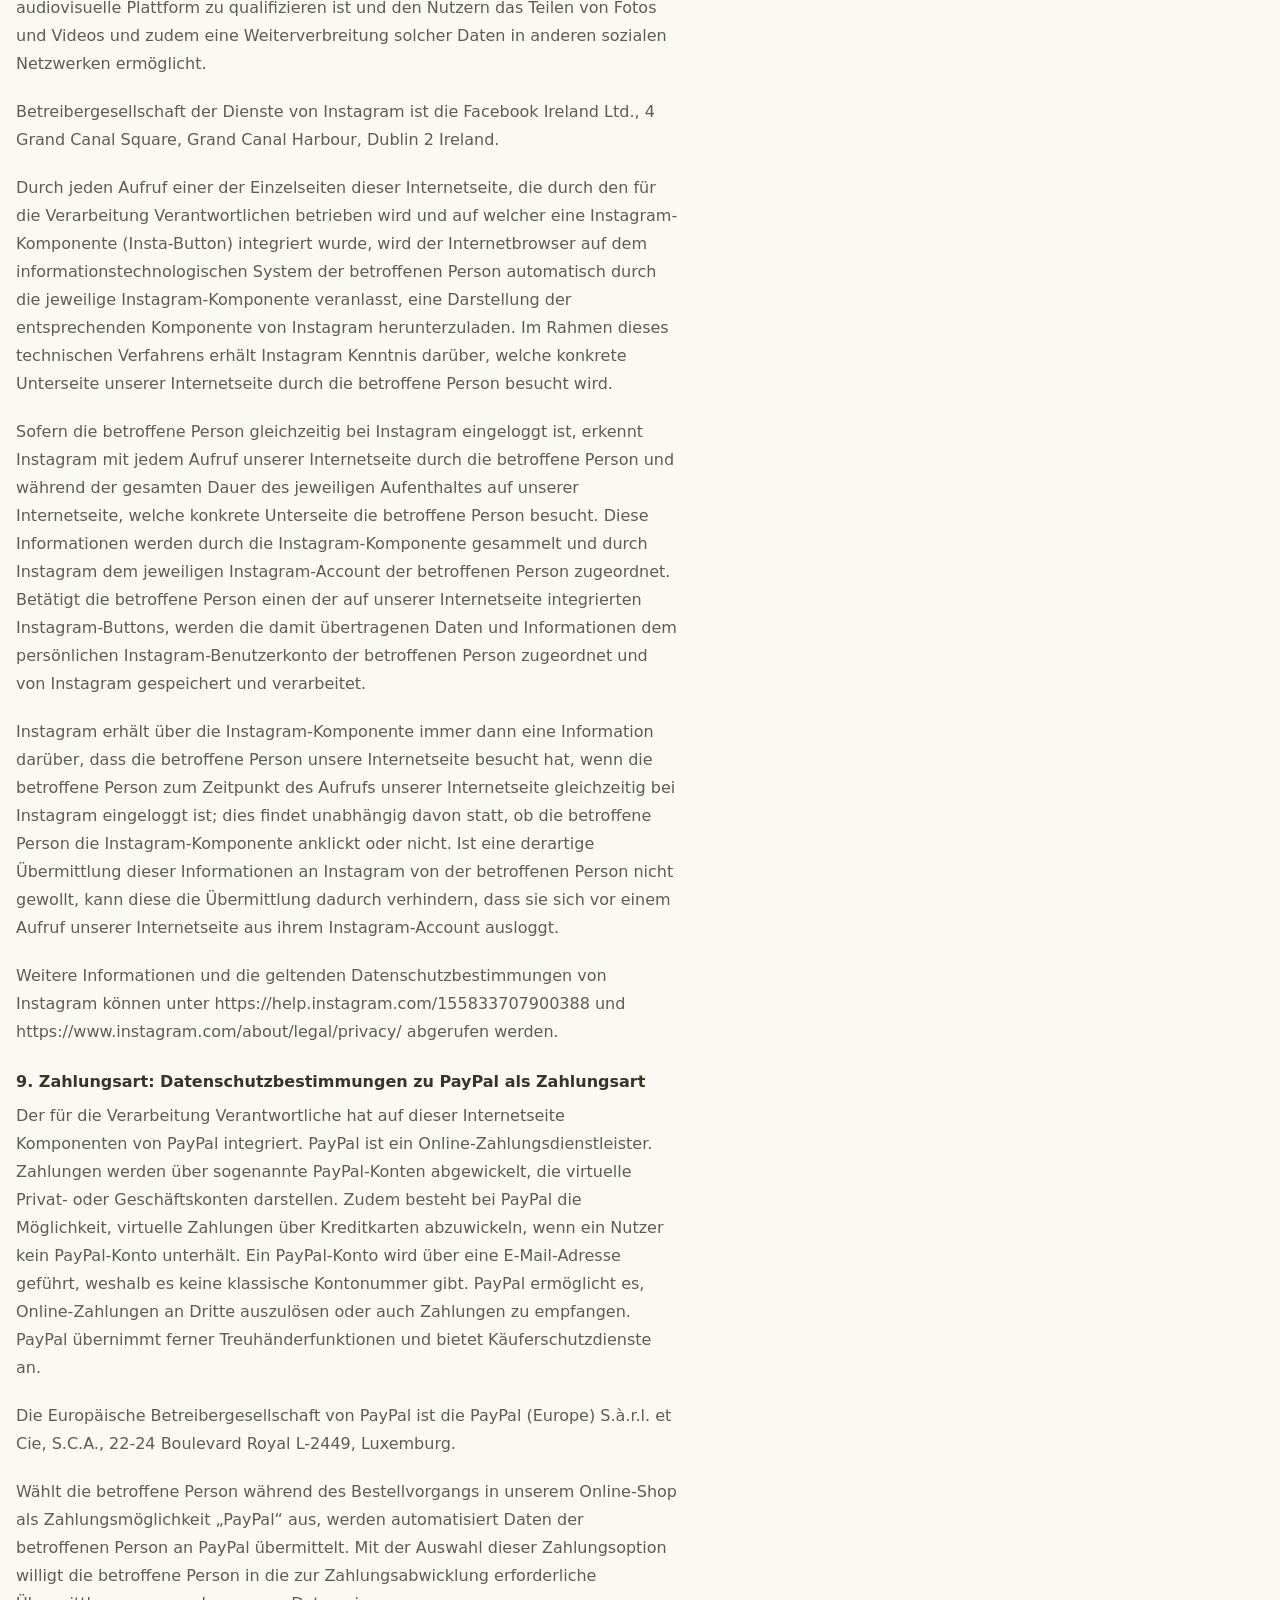
<file: datenschutz.html>
<!doctype html>
<html lang="de" data-theme="yoga">
    <head>
        <meta charset="utf-8" />
        <meta name="description" content="Datenschutz - endlichYoga" />
        <link rel="icon" href="./favicon.png" />
        <link
            rel="stylesheet"
            href="https://www.momoyoga.com/schedule-plugin/v2/css/schedule-frontend.css"
            crossorigin="anonymous"
        />
        <meta name="viewport" content="width=device-width, initial-scale=1" />
        <link rel="stylesheet" href="css/style.css" />
        <title>Datenschutz - endlichYoga</title>
        <link rel="canonical" href="https://endlichyoga.de/datenschutz.html" />
    </head>
    <body>
        <div class="main max-w-7xl mx-auto">
            <div class="navbar pb-5">
                <img
                    src="img/logo.png"
                    alt="logo"
                    class="w-10 order-last flex-none w-14 pr-1 py-1 sm:w-20"
                />
                <a
                    class="flex-1 normal-case font-barokah font-normal not-italic text-base pl-5 mt-5 sm:text-xl sm:translate-y-6"
                    href="/"
                    >endlichYoga</a
                >
            </div>




    </div>

    <section class="prose m-4"><h4>Datenschutzerklärung</h4>

    <p>Wir freuen uns sehr über Ihr Interesse an unserem Unternehmen. Datenschutz hat einen besonders hohen Stellenwert
        für die Geschäftsleitung der endlichyoga. Eine Nutzung der Internetseiten der endlichyoga ist grundsätzlich ohne
        jede Angabe personenbezogener Daten möglich. Sofern eine betroffene Person besondere Services unseres
        Unternehmens über unsere Internetseite in Anspruch nehmen möchte, könnte jedoch eine Verarbeitung
        personenbezogener Daten erforderlich werden. Ist die Verarbeitung personenbezogener Daten erforderlich und
        besteht für eine solche Verarbeitung keine gesetzliche Grundlage, holen wir generell eine Einwilligung der
        betroffenen Person ein.</p>

    <p>Die Verarbeitung personenbezogener Daten, beispielsweise des Namens, der Anschrift, E-Mail-Adresse oder
        Telefonnummer einer betroffenen Person, erfolgt stets im Einklang mit der Datenschutz-Grundverordnung und in
        Übereinstimmung mit den für die endlichyoga geltenden landesspezifischen Datenschutzbestimmungen. Mittels dieser
        Datenschutzerklärung möchte unser Unternehmen die Öffentlichkeit über Art, Umfang und Zweck der von uns
        erhobenen, genutzten und verarbeiteten personenbezogenen Daten informieren. Ferner werden betroffene Personen
        mittels dieser Datenschutzerklärung über die ihnen zustehenden Rechte aufgeklärt.</p>

    <p>Die endlichyoga hat als für die Verarbeitung Verantwortlicher zahlreiche technische und organisatorische
        Maßnahmen umgesetzt, um einen möglichst lückenlosen Schutz der über diese Internetseite verarbeiteten
        personenbezogenen Daten sicherzustellen. Dennoch können Internetbasierte Datenübertragungen grundsätzlich
        Sicherheitslücken aufweisen, sodass ein absoluter Schutz nicht gewährleistet werden kann. Aus diesem Grund steht
        es jeder betroffenen Person frei, personenbezogene Daten auch auf alternativen Wegen, beispielsweise
        telefonisch, an uns zu übermitteln.</p>

    <h4>1. Begriffsbestimmungen</h4>
    <p>Die Datenschutzerklärung der endlichyoga beruht auf den Begrifflichkeiten, die durch den Europäischen
        Richtlinien- und Verordnungsgeber beim Erlass der Datenschutz-Grundverordnung (DS-GVO) verwendet wurden. Unsere
        Datenschutzerklärung soll sowohl für die Öffentlichkeit als auch für unsere Kunden und Geschäftspartner einfach
        lesbar und verständlich sein. Um dies zu gewährleisten, möchten wir vorab die verwendeten Begrifflichkeiten
        erläutern.</p>

    <p>Wir verwenden in dieser Datenschutzerklärung unter anderem die folgenden Begriffe:</p>

    <ul style="list-style: none"><li><h4>a)    personenbezogene Daten</h4>
            <p>Personenbezogene Daten sind alle Informationen, die sich auf eine identifizierte oder identifizierbare
                natürliche Person (im Folgenden „betroffene Person“) beziehen. Als identifizierbar wird eine natürliche
                Person angesehen, die direkt oder indirekt, insbesondere mittels Zuordnung zu einer Kennung wie einem
                Namen, zu einer Kennnummer, zu Standortdaten, zu einer Online-Kennung oder zu einem oder mehreren
                besonderen Merkmalen, die Ausdruck der physischen, physiologischen, genetischen, psychischen,
                wirtschaftlichen, kulturellen oder sozialen Identität dieser natürlichen Person sind, identifiziert
                werden kann.</p></li>
        <li><h4>b)    betroffene Person</h4>
            <p>Betroffene Person ist jede identifizierte oder identifizierbare natürliche Person, deren personenbezogene
                Daten von dem für die Verarbeitung Verantwortlichen verarbeitet werden.</p></li>
        <li><h4>c)    Verarbeitung</h4>
            <p>Verarbeitung ist jeder mit oder ohne Hilfe automatisierter Verfahren ausgeführte Vorgang oder jede solche
                Vorgangsreihe im Zusammenhang mit personenbezogenen Daten wie das Erheben, das Erfassen, die
                Organisation, das Ordnen, die Speicherung, die Anpassung oder Veränderung, das Auslesen, das Abfragen,
                die Verwendung, die Offenlegung durch Übermittlung, Verbreitung oder eine andere Form der
                Bereitstellung, den Abgleich oder die Verknüpfung, die Einschränkung, das Löschen oder die
                Vernichtung.</p></li>
        <li><h4>d)    Einschränkung der Verarbeitung</h4>
            <p>Einschränkung der Verarbeitung ist die Markierung gespeicherter personenbezogener Daten mit dem Ziel,
                ihre künftige Verarbeitung einzuschränken.</p></li>
        <li><h4>e)    Profiling</h4>
            <p>Profiling ist jede Art der automatisierten Verarbeitung personenbezogener Daten, die darin besteht, dass
                diese personenbezogenen Daten verwendet werden, um bestimmte persönliche Aspekte, die sich auf eine
                natürliche Person beziehen, zu bewerten, insbesondere, um Aspekte bezüglich Arbeitsleistung,
                wirtschaftlicher Lage, Gesundheit, persönlicher Vorlieben, Interessen, Zuverlässigkeit, Verhalten,
                Aufenthaltsort oder Ortswechsel dieser natürlichen Person zu analysieren oder vorherzusagen.</p></li>
        <li><h4>f)     Pseudonymisierung</h4>
            <p>Pseudonymisierung ist die Verarbeitung personenbezogener Daten in einer Weise, auf welche die
                personenbezogenen Daten ohne Hinzuziehung zusätzlicher Informationen nicht mehr einer spezifischen
                betroffenen Person zugeordnet werden können, sofern diese zusätzlichen Informationen gesondert
                aufbewahrt werden und technischen und organisatorischen Maßnahmen unterliegen, die gewährleisten, dass
                die personenbezogenen Daten nicht einer identifizierten oder identifizierbaren natürlichen Person
                zugewiesen werden.</p></li>
        <li><h4>g)    Verantwortlicher oder für die Verarbeitung Verantwortlicher</h4>
            <p>Verantwortlicher oder für die Verarbeitung Verantwortlicher ist die natürliche oder juristische Person,
                Behörde, Einrichtung oder andere Stelle, die allein oder gemeinsam mit anderen über die Zwecke und
                Mittel der Verarbeitung von personenbezogenen Daten entscheidet. Sind die Zwecke und Mittel dieser
                Verarbeitung durch das Unionsrecht oder das Recht der Mitgliedstaaten vorgegeben, so kann der
                Verantwortliche beziehungsweise können die bestimmten Kriterien seiner Benennung nach dem Unionsrecht
                oder dem Recht der Mitgliedstaaten vorgesehen werden.</p></li>
        <li><h4>h)    Auftragsverarbeiter</h4>
            <p>Auftragsverarbeiter ist eine natürliche oder juristische Person, Behörde, Einrichtung oder andere Stelle,
                die personenbezogene Daten im Auftrag des Verantwortlichen verarbeitet.</p></li>
        <li><h4>i)      Empfänger</h4>
            <p>Empfänger ist eine natürliche oder juristische Person, Behörde, Einrichtung oder andere Stelle, der
                personenbezogene Daten offengelegt werden, unabhängig davon, ob es sich bei ihr um einen Dritten handelt
                oder nicht. Behörden, die im Rahmen eines bestimmten Untersuchungsauftrags nach dem Unionsrecht oder dem
                Recht der Mitgliedstaaten möglicherweise personenbezogene Daten erhalten, gelten jedoch nicht als
                Empfänger.</p></li>
        <li><h4>j)      Dritter</h4>
            <p>Dritter ist eine natürliche oder juristische Person, Behörde, Einrichtung oder andere Stelle außer der
                betroffenen Person, dem Verantwortlichen, dem Auftragsverarbeiter und den Personen, die unter der
                unmittelbaren Verantwortung des Verantwortlichen oder des Auftragsverarbeiters befugt sind, die
                personenbezogenen Daten zu verarbeiten.</p></li>
        <li><h4>k)    Einwilligung</h4>
            <p>Einwilligung ist jede von der betroffenen Person freiwillig für den bestimmten Fall in informierter Weise
                und unmissverständlich abgegebene Willensbekundung in Form einer Erklärung oder einer sonstigen
                eindeutigen bestätigenden Handlung, mit der die betroffene Person zu verstehen gibt, dass sie mit der
                Verarbeitung der sie betreffenden personenbezogenen Daten einverstanden ist.</p></li></ul>

    <h4>2. Name und Anschrift des für die Verarbeitung Verantwortlichen</h4>
    <p>Verantwortlicher im Sinne der Datenschutz-Grundverordnung, sonstiger in den Mitgliedstaaten der Europäischen
        Union geltenden Datenschutzgesetze und anderer Bestimmungen mit datenschutzrechtlichem Charakter ist die:</p>

    <p>endlichyoga</p>
    <p>Augsburger Straße 6</p>
    <p>89312 Günzburg</p>
    <p>Deutschland</p>
    <p>Tel.: 015208971101</p>
    <p>E-Mail: alexandraklimke@web.de</p>
    <p>Website: www.endlichyoga.de</p>

    <h4>3. Erfassung von allgemeinen Daten und Informationen</h4>
    <p>Die Internetseite der endlichyoga erfasst mit jedem Aufruf der Internetseite durch eine betroffene Person oder
        ein automatisiertes System eine Reihe von allgemeinen Daten und Informationen. Diese allgemeinen Daten und
        Informationen werden in den Logfiles des Servers gespeichert. Erfasst werden können die (1) verwendeten
        Browsertypen und Versionen, (2) das vom zugreifenden System verwendete Betriebssystem, (3) die Internetseite,
        von welcher ein zugreifendes System auf unsere Internetseite gelangt (sogenannte Referrer), (4) die
        Unterwebseiten, welche über ein zugreifendes System auf unserer Internetseite angesteuert werden, (5) das Datum
        und die Uhrzeit eines Zugriffs auf die Internetseite, (6) eine Internet-Protokoll-Adresse (IP-Adresse), (7) der
        Internet-Service-Provider des zugreifenden Systems und (8) sonstige ähnliche Daten und Informationen, die der
        Gefahrenabwehr im Falle von Angriffen auf unsere informationstechnologischen Systeme dienen.</p>

    <p>Bei der Nutzung dieser allgemeinen Daten und Informationen zieht die endlichyoga keine Rückschlüsse auf die
        betroffene Person. Diese Informationen werden vielmehr benötigt, um (1) die Inhalte unserer Internetseite
        korrekt auszuliefern, (2) die Inhalte unserer Internetseite sowie die Werbung für diese zu optimieren, (3) die
        dauerhafte Funktionsfähigkeit unserer informationstechnologischen Systeme und der Technik unserer Internetseite
        zu gewährleisten sowie (4) um Strafverfolgungsbehörden im Falle eines Cyberangriffes die zur Strafverfolgung
        notwendigen Informationen bereitzustellen. Diese anonym erhobenen Daten und Informationen werden durch die
        endlichyoga daher einerseits statistisch und ferner mit dem Ziel ausgewertet, den Datenschutz und die
        Datensicherheit in unserem Unternehmen zu erhöhen, um letztlich ein optimales Schutzniveau für die von uns
        verarbeiteten personenbezogenen Daten sicherzustellen. Die anonymen Daten der Server-Logfiles werden getrennt
        von allen durch eine betroffene Person angegebenen personenbezogenen Daten gespeichert.</p>

    <h4>4. Kontaktmöglichkeit über die Internetseite</h4>
    <p>Die Internetseite der endlichyoga enthält aufgrund von gesetzlichen Vorschriften Angaben, die eine schnelle
        elektronische Kontaktaufnahme zu unserem Unternehmen sowie eine unmittelbare Kommunikation mit uns ermöglichen,
        was ebenfalls eine allgemeine Adresse der sogenannten elektronischen Post (E-Mail-Adresse) umfasst. Sofern eine
        betroffene Person per E-Mail oder über ein Kontaktformular den Kontakt mit dem für die Verarbeitung
        Verantwortlichen aufnimmt, werden die von der betroffenen Person übermittelten personenbezogenen Daten
        automatisch gespeichert. Solche auf freiwilliger Basis von einer betroffenen Person an den für die Verarbeitung
        Verantwortlichen übermittelten personenbezogenen Daten werden für Zwecke der Bearbeitung oder der
        Kontaktaufnahme zur betroffenen Person gespeichert. Es erfolgt keine Weitergabe dieser personenbezogenen Daten
        an Dritte.</p>

    <h4>5. Routinemäßige Löschung und Sperrung von personenbezogenen Daten</h4>
    <p>Der für die Verarbeitung Verantwortliche verarbeitet und speichert personenbezogene Daten der betroffenen Person
        nur für den Zeitraum, der zur Erreichung des Speicherungszwecks erforderlich ist oder sofern dies durch den
        Europäischen Richtlinien- und Verordnungsgeber oder einen anderen Gesetzgeber in Gesetzen oder Vorschriften,
        welchen der für die Verarbeitung Verantwortliche unterliegt, vorgesehen wurde.</p>

    <p>Entfällt der Speicherungszweck oder läuft eine vom Europäischen Richtlinien- und Verordnungsgeber oder einem
        anderen zuständigen Gesetzgeber vorgeschriebene Speicherfrist ab, werden die personenbezogenen Daten
        routinemäßig und entsprechend den gesetzlichen Vorschriften gesperrt oder gelöscht.</p>

    <h4>6. Rechte der betroffenen Person</h4>
    <ul style="list-style: none;"><li><h4>a)    Recht auf Bestätigung</h4>
            <p>Jede betroffene Person hat das vom Europäischen Richtlinien- und Verordnungsgeber eingeräumte Recht, von
                dem für die Verarbeitung Verantwortlichen eine Bestätigung darüber zu verlangen, ob sie betreffende
                personenbezogene Daten verarbeitet werden. Möchte eine betroffene Person dieses Bestätigungsrecht in
                Anspruch nehmen, kann sie sich hierzu jederzeit an einen Mitarbeiter des für die Verarbeitung
                Verantwortlichen wenden.</p></li>
        <li><h4>b)    Recht auf Auskunft</h4>
            <p>Jede von der Verarbeitung personenbezogener Daten betroffene Person hat das vom Europäischen Richtlinien-
                und Verordnungsgeber gewährte Recht, jederzeit von dem für die Verarbeitung Verantwortlichen
                unentgeltliche Auskunft über die zu seiner Person gespeicherten personenbezogenen Daten und eine Kopie
                dieser Auskunft zu erhalten. Ferner hat der Europäische Richtlinien- und Verordnungsgeber der
                betroffenen Person Auskunft über folgende Informationen zugestanden:</p>

            <ul style="list-style: none;"><li>die Verarbeitungszwecke</li>
                <li>die Kategorien personenbezogener Daten, die verarbeitet werden</li>
                <li>die Empfänger oder Kategorien von Empfängern, gegenüber denen die personenbezogenen Daten
                    offengelegt worden sind oder noch offengelegt werden, insbesondere bei Empfängern in Drittländern
                    oder bei internationalen Organisationen
                </li>
                <li>falls möglich die geplante Dauer, für die die personenbezogenen Daten gespeichert werden, oder,
                    falls dies nicht möglich ist, die Kriterien für die Festlegung dieser Dauer
                </li>
                <li>das Bestehen eines Rechts auf Berichtigung oder Löschung der sie betreffenden personenbezogenen
                    Daten oder auf Einschränkung der Verarbeitung durch den Verantwortlichen oder eines
                    Widerspruchsrechts gegen diese Verarbeitung
                </li>
                <li>das Bestehen eines Beschwerderechts bei einer Aufsichtsbehörde</li>
                <li>wenn die personenbezogenen Daten nicht bei der betroffenen Person erhoben werden: Alle verfügbaren
                    Informationen über die Herkunft der Daten
                </li>
                <li>das Bestehen einer automatisierten Entscheidungsfindung einschließlich Profiling gemäß Artikel 22
                    Abs.1 und 4 DS-GVO und — zumindest in diesen Fällen — aussagekräftige Informationen über die
                    involvierte Logik sowie die Tragweite und die angestrebten Auswirkungen einer derartigen
                    Verarbeitung für die betroffene Person
                </li></ul>
            <p>Ferner steht der betroffenen Person ein Auskunftsrecht darüber zu, ob personenbezogene Daten an ein
                Drittland oder an eine internationale Organisation übermittelt wurden. Sofern dies der Fall ist, so
                steht der betroffenen Person im Übrigen das Recht zu, Auskunft über die geeigneten Garantien im
                Zusammenhang mit der Übermittlung zu erhalten.</p>

            <p>Möchte eine betroffene Person dieses Auskunftsrecht in Anspruch nehmen, kann sie sich hierzu jederzeit an
                einen Mitarbeiter des für die Verarbeitung Verantwortlichen wenden.</p></li>
        <li><h4>c)    Recht auf Berichtigung</h4>
            <p>Jede von der Verarbeitung personenbezogener Daten betroffene Person hat das vom Europäischen Richtlinien-
                und Verordnungsgeber gewährte Recht, die unverzügliche Berichtigung sie betreffender unrichtiger
                personenbezogener Daten zu verlangen. Ferner steht der betroffenen Person das Recht zu, unter
                Berücksichtigung der Zwecke der Verarbeitung, die Vervollständigung unvollständiger personenbezogener
                Daten — auch mittels einer ergänzenden Erklärung — zu verlangen.</p>

            <p>Möchte eine betroffene Person dieses Berichtigungsrecht in Anspruch nehmen, kann sie sich hierzu
                jederzeit an einen Mitarbeiter des für die Verarbeitung Verantwortlichen wenden.</p></li>
        <li><h4>d)    Recht auf Löschung (Recht auf Vergessen werden)</h4>
            <p>Jede von der Verarbeitung personenbezogener Daten betroffene Person hat das vom Europäischen Richtlinien-
                und Verordnungsgeber gewährte Recht, von dem Verantwortlichen zu verlangen, dass die sie betreffenden
                personenbezogenen Daten unverzüglich gelöscht werden, sofern einer der folgenden Gründe zutrifft und
                soweit die Verarbeitung nicht erforderlich ist:</p>

            <ul style="list-style: none;"><li>Die personenbezogenen Daten wurden für solche Zwecke erhoben oder auf sonstige Weise verarbeitet,
                    für welche sie nicht mehr notwendig sind.
                </li>
                <li>Die betroffene Person widerruft ihre Einwilligung, auf die sich die Verarbeitung gemäß Art. 6 Abs. 1
                    Buchstabe a DS-GVO oder Art. 9 Abs. 2 Buchstabe a DS-GVO stützte, und es fehlt an einer
                    anderweitigen Rechtsgrundlage für die Verarbeitung.
                </li>
                <li>Die betroffene Person legt gemäß Art. 21 Abs. 1 DS-GVO Widerspruch gegen die Verarbeitung ein, und
                    es liegen keine vorrangigen berechtigten Gründe für die Verarbeitung vor, oder die betroffene Person
                    legt gemäß Art. 21 Abs. 2 DS-GVO Widerspruch gegen die Verarbeitung ein.
                </li>
                <li>Die personenbezogenen Daten wurden unrechtmäßig verarbeitet.</li>
                <li>Die Löschung der personenbezogenen Daten ist zur Erfüllung einer rechtlichen Verpflichtung nach dem
                    Unionsrecht oder dem Recht der Mitgliedstaaten erforderlich, dem der Verantwortliche unterliegt.
                </li>
                <li>Die personenbezogenen Daten wurden in Bezug auf angebotene Dienste der Informationsgesellschaft
                    gemäß Art. 8 Abs. 1 DS-GVO erhoben.
                </li></ul>
            <p>Sofern einer der oben genannten Gründe zutrifft und eine betroffene Person die Löschung von
                personenbezogenen Daten, die bei der endlichyoga gespeichert sind, veranlassen möchte, kann sie sich
                hierzu jederzeit an einen Mitarbeiter des für die Verarbeitung Verantwortlichen wenden. Der Mitarbeiter
                der endlichyoga wird veranlassen, dass dem Löschverlangen unverzüglich nachgekommen wird.</p>

            <p>Wurden die personenbezogenen Daten von der endlichyoga öffentlich gemacht und ist unser Unternehmen als
                Verantwortlicher gemäß Art. 17 Abs. 1 DS-GVO zur Löschung der personenbezogenen Daten verpflichtet, so
                trifft die endlichyoga unter Berücksichtigung der verfügbaren Technologie und der Implementierungskosten
                angemessene Maßnahmen, auch technischer Art, um andere für die Datenverarbeitung Verantwortliche, welche
                die veröffentlichten personenbezogenen Daten verarbeiten, darüber in Kenntnis zu setzen, dass die
                betroffene Person von diesen anderen für die Datenverarbeitung Verantwortlichen die Löschung sämtlicher
                Links zu diesen personenbezogenen Daten oder von Kopien oder Replikationen dieser personenbezogenen
                Daten verlangt hat, soweit die Verarbeitung nicht erforderlich ist. Der Mitarbeiter der endlichyoga wird
                im Einzelfall das Notwendige veranlassen.</p></li>
        <li><h4>e)    Recht auf Einschränkung der Verarbeitung</h4>
            <p>Jede von der Verarbeitung personenbezogener Daten betroffene Person hat das vom Europäischen Richtlinien-
                und Verordnungsgeber gewährte Recht, von dem Verantwortlichen die Einschränkung der Verarbeitung zu
                verlangen, wenn eine der folgenden Voraussetzungen gegeben ist:</p>

            <ul style="list-style: none;"><li>Die Richtigkeit der personenbezogenen Daten wird von der betroffenen Person bestritten, und zwar für
                    eine Dauer, die es dem Verantwortlichen ermöglicht, die Richtigkeit der personenbezogenen Daten zu
                    überprüfen.
                </li>
                <li>Die Verarbeitung ist unrechtmäßig, die betroffene Person lehnt die Löschung der personenbezogenen
                    Daten ab und verlangt stattdessen die Einschränkung der Nutzung der personenbezogenen Daten.
                </li>
                <li>Der Verantwortliche benötigt die personenbezogenen Daten für die Zwecke der Verarbeitung nicht
                    länger, die betroffene Person benötigt sie jedoch zur Geltendmachung, Ausübung oder Verteidigung von
                    Rechtsansprüchen.
                </li>
                <li>Die betroffene Person hat Widerspruch gegen die Verarbeitung gem. Art. 21 Abs. 1 DS-GVO eingelegt
                    und es steht noch nicht fest, ob die berechtigten Gründe des Verantwortlichen gegenüber denen der
                    betroffenen Person überwiegen.
                </li></ul>
            <p>Sofern eine der oben genannten Voraussetzungen gegeben ist und eine betroffene Person die Einschränkung
                von personenbezogenen Daten, die bei der endlichyoga gespeichert sind, verlangen möchte, kann sie sich
                hierzu jederzeit an einen Mitarbeiter des für die Verarbeitung Verantwortlichen wenden. Der Mitarbeiter
                der endlichyoga wird die Einschränkung der Verarbeitung veranlassen.</p></li>
        <li><h4>f)     Recht auf Datenübertragbarkeit</h4>
            <p>Jede von der Verarbeitung personenbezogener Daten betroffene Person hat das vom Europäischen Richtlinien-
                und Verordnungsgeber gewährte Recht, die sie betreffenden personenbezogenen Daten, welche durch die
                betroffene Person einem Verantwortlichen bereitgestellt wurden, in einem strukturierten, gängigen und
                maschinenlesbaren Format zu erhalten. Sie hat außerdem das Recht, diese Daten einem anderen
                Verantwortlichen ohne Behinderung durch den Verantwortlichen, dem die personenbezogenen Daten
                bereitgestellt wurden, zu übermitteln, sofern die Verarbeitung auf der Einwilligung gemäß Art. 6 Abs. 1
                Buchstabe a DS-GVO oder Art. 9 Abs. 2 Buchstabe a DS-GVO oder auf einem Vertrag gemäß Art. 6 Abs. 1
                Buchstabe b DS-GVO beruht und die Verarbeitung mithilfe automatisierter Verfahren erfolgt, sofern die
                Verarbeitung nicht für die Wahrnehmung einer Aufgabe erforderlich ist, die im öffentlichen Interesse
                liegt oder in Ausübung öffentlicher Gewalt erfolgt, welche dem Verantwortlichen übertragen wurde.</p>

            <p>Ferner hat die betroffene Person bei der Ausübung ihres Rechts auf Datenübertragbarkeit gemäß Art. 20
                Abs. 1 DS-GVO das Recht, zu erwirken, dass die personenbezogenen Daten direkt von einem Verantwortlichen
                an einen anderen Verantwortlichen übermittelt werden, soweit dies technisch machbar ist und sofern
                hiervon nicht die Rechte und Freiheiten anderer Personen beeinträchtigt werden.</p>

            <p>Zur Geltendmachung des Rechts auf Datenübertragbarkeit kann sich die betroffene Person jederzeit an einen
                Mitarbeiter der endlichyoga wenden.</p></li>
        <li><h4>g)    Recht auf Widerspruch</h4>
            <p>Jede von der Verarbeitung personenbezogener Daten betroffene Person hat das vom Europäischen Richtlinien-
                und Verordnungsgeber gewährte Recht, aus Gründen, die sich aus ihrer besonderen Situation ergeben,
                jederzeit gegen die Verarbeitung sie betreffender personenbezogener Daten, die aufgrund von Art. 6 Abs.
                1 Buchstaben e oder f DS-GVO erfolgt, Widerspruch einzulegen. Dies gilt auch für ein auf diese
                Bestimmungen gestütztes Profiling.</p>

            <p>Die endlichyoga verarbeitet die personenbezogenen Daten im Falle des Widerspruchs nicht mehr, es sei
                denn, wir können zwingende schutzwürdige Gründe für die Verarbeitung nachweisen, die den Interessen,
                Rechten und Freiheiten der betroffenen Person überwiegen, oder die Verarbeitung dient der
                Geltendmachung, Ausübung oder Verteidigung von Rechtsansprüchen.</p>

            <p>Verarbeitet die endlichyoga personenbezogene Daten, um Direktwerbung zu betreiben, so hat die betroffene
                Person das Recht, jederzeit Widerspruch gegen die Verarbeitung der personenbezogenen Daten zum Zwecke
                derartiger Werbung einzulegen. Dies gilt auch für das Profiling, soweit es mit solcher Direktwerbung in
                Verbindung steht. Widerspricht die betroffene Person gegenüber der endlichyoga der Verarbeitung für
                Zwecke der Direktwerbung, so wird die endlichyoga die personenbezogenen Daten nicht mehr für diese
                Zwecke verarbeiten.</p>

            <p>Zudem hat die betroffene Person das Recht, aus Gründen, die sich aus ihrer besonderen Situation ergeben,
                gegen die sie betreffende Verarbeitung personenbezogener Daten, die bei der endlichyoga zu
                wissenschaftlichen oder historischen Forschungszwecken oder zu statistischen Zwecken gemäß Art. 89 Abs.
                1 DS-GVO erfolgen, Widerspruch einzulegen, es sei denn, eine solche Verarbeitung ist zur Erfüllung einer
                im öffentlichen Interesse liegenden Aufgabe erforderlich.</p>

            <p>Zur Ausübung des Rechts auf Widerspruch kann sich die betroffene Person direkt an jeden Mitarbeiter der
                endlichyoga oder einen anderen Mitarbeiter wenden. Der betroffenen Person steht es ferner frei, im
                Zusammenhang mit der Nutzung von Diensten der Informationsgesellschaft, ungeachtet der Richtlinie
                2002/58/EG, ihr Widerspruchsrecht mittels automatisierter Verfahren auszuüben, bei denen technische
                Spezifikationen verwendet werden.</p></li>
        <li><h4>h)    Automatisierte Entscheidungen im Einzelfall einschließlich Profiling</h4>
            <p>Jede von der Verarbeitung personenbezogener Daten betroffene Person hat das vom Europäischen Richtlinien-
                und Verordnungsgeber gewährte Recht, nicht einer ausschließlich auf einer automatisierten Verarbeitung —
                einschließlich Profiling — beruhenden Entscheidung unterworfen zu werden, die ihr gegenüber rechtliche
                Wirkung entfaltet oder sie in ähnlicher Weise erheblich beeinträchtigt, sofern die Entscheidung (1)
                nicht für den Abschluss oder die Erfüllung eines Vertrags zwischen der betroffenen Person und dem
                Verantwortlichen erforderlich ist, oder (2) aufgrund von Rechtsvorschriften der Union oder der
                Mitgliedstaaten, denen der Verantwortliche unterliegt, zulässig ist und diese Rechtsvorschriften
                angemessene Maßnahmen zur Wahrung der Rechte und Freiheiten sowie der berechtigten Interessen der
                betroffenen Person enthalten oder (3) mit ausdrücklicher Einwilligung der betroffenen Person
                erfolgt.</p>

            <p>Ist die Entscheidung (1) für den Abschluss oder die Erfüllung eines Vertrags zwischen der betroffenen
                Person und dem Verantwortlichen erforderlich oder (2) erfolgt sie mit ausdrücklicher Einwilligung der
                betroffenen Person, trifft die endlichyoga angemessene Maßnahmen, um die Rechte und Freiheiten sowie die
                berechtigten Interessen der betroffenen Person zu wahren, wozu mindestens das Recht auf Erwirkung des
                Eingreifens einer Person seitens des Verantwortlichen, auf Darlegung des eigenen Standpunkts und auf
                Anfechtung der Entscheidung gehört.</p>

            <p>Möchte die betroffene Person Rechte mit Bezug auf automatisierte Entscheidungen geltend machen, kann sie
                sich hierzu jederzeit an einen Mitarbeiter des für die Verarbeitung Verantwortlichen wenden.</p></li>
        <li><h4>i)      Recht auf Widerruf einer datenschutzrechtlichen Einwilligung</h4>
            <p>Jede von der Verarbeitung personenbezogener Daten betroffene Person hat das vom Europäischen Richtlinien-
                und Verordnungsgeber gewährte Recht, eine Einwilligung zur Verarbeitung personenbezogener Daten
                jederzeit zu widerrufen.</p>

            <p>Möchte die betroffene Person ihr Recht auf Widerruf einer Einwilligung geltend machen, kann sie sich
                hierzu jederzeit an einen Mitarbeiter des für die Verarbeitung Verantwortlichen wenden.</p></li></ul>
    <h4>7. Datenschutzbestimmungen zu Einsatz und Verwendung von Facebook</h4>
    <p>Der für die Verarbeitung Verantwortliche hat auf dieser Internetseite Komponenten des Unternehmens Facebook
        integriert. Facebook ist ein soziales Netzwerk.</p>

    <p>Ein soziales Netzwerk ist ein im Internet betriebener sozialer Treffpunkt, eine Online-Gemeinschaft, die es den
        Nutzern in der Regel ermöglicht, untereinander zu kommunizieren und im virtuellen Raum zu interagieren. Ein
        soziales Netzwerk kann als Plattform zum Austausch von Meinungen und Erfahrungen dienen oder ermöglicht es der
        Internetgemeinschaft, persönliche oder unternehmensbezogene Informationen bereitzustellen. Facebook ermöglicht
        den Nutzern des sozialen Netzwerkes unter anderem die Erstellung von privaten Profilen, den Upload von Fotos und
        eine Vernetzung über Freundschaftsanfragen.</p>

    <p>Betreibergesellschaft von Facebook ist die Facebook, Inc., 1 Hacker Way, Menlo Park, CA 94025, USA. Für die
        Verarbeitung personenbezogener Daten Verantwortlicher ist, wenn eine betroffene Person außerhalb der USA oder
        Kanada lebt, die Facebook Ireland Ltd., 4 Grand Canal Square, Grand Canal Harbour, Dublin 2, Ireland.</p>

    <p>Durch jeden Aufruf einer der Einzelseiten dieser Internetseite, die durch den für die Verarbeitung
        Verantwortlichen betrieben wird und auf welcher eine Facebook-Komponente (Facebook-Plug-In) integriert wurde,
        wird der Internetbrowser auf dem informationstechnologischen System der betroffenen Person automatisch durch die
        jeweilige Facebook-Komponente veranlasst, eine Darstellung der entsprechenden Facebook-Komponente von Facebook
        herunterzuladen. Eine Gesamtübersicht über alle Facebook-Plug-Ins kann unter
        https://developers.facebook.com/docs/plugins/?locale=de_DE abgerufen werden. Im Rahmen dieses technischen
        Verfahrens erhält Facebook Kenntnis darüber, welche konkrete Unterseite unserer Internetseite durch die
        betroffene Person besucht wird.</p>

    <p>Sofern die betroffene Person gleichzeitig bei Facebook eingeloggt ist, erkennt Facebook mit jedem Aufruf unserer
        Internetseite durch die betroffene Person und während der gesamten Dauer des jeweiligen Aufenthaltes auf unserer
        Internetseite, welche konkrete Unterseite unserer Internetseite die betroffene Person besucht. Diese
        Informationen werden durch die Facebook-Komponente gesammelt und durch Facebook dem jeweiligen Facebook-Account
        der betroffenen Person zugeordnet. Betätigt die betroffene Person einen der auf unserer Internetseite
        integrierten Facebook-Buttons, beispielsweise den „Gefällt mir“-Button, oder gibt die betroffene Person einen
        Kommentar ab, ordnet Facebook diese Information dem persönlichen Facebook-Benutzerkonto der betroffenen Person
        zu und speichert diese personenbezogenen Daten.</p>

    <p>Facebook erhält über die Facebook-Komponente immer dann eine Information darüber, dass die betroffene Person
        unsere Internetseite besucht hat, wenn die betroffene Person zum Zeitpunkt des Aufrufs unserer Internetseite
        gleichzeitig bei Facebook eingeloggt ist; dies findet unabhängig davon statt, ob die betroffene Person die
        Facebook-Komponente anklickt oder nicht. Ist eine derartige Übermittlung dieser Informationen an Facebook von
        der betroffenen Person nicht gewollt, kann diese die Übermittlung dadurch verhindern, dass sie sich vor einem
        Aufruf unserer Internetseite aus ihrem Facebook-Account ausloggt.</p>

    <p>Die von Facebook veröffentlichte Datenrichtlinie, die unter https://de-de.facebook.com/about/privacy/ abrufbar
        ist, gibt Aufschluss über die Erhebung, Verarbeitung und Nutzung personenbezogener Daten durch Facebook. Ferner
        wird dort erläutert, welche Einstellungsmöglichkeiten Facebook zum Schutz der Privatsphäre der betroffenen
        Person bietet. Zudem sind unterschiedliche Applikationen erhältlich, die es ermöglichen, eine Datenübermittlung
        an Facebook zu unterdrücken. Solche Applikationen können durch die betroffene Person genutzt werden, um eine
        Datenübermittlung an Facebook zu unterdrücken.</p>

    <h4>8. Datenschutzbestimmungen zu Einsatz und Verwendung von Instagram</h4>
    <p>Der für die Verarbeitung Verantwortliche hat auf dieser Internetseite Komponenten des Dienstes Instagram
        integriert. Instagram ist ein Dienst, der als audiovisuelle Plattform zu qualifizieren ist und den Nutzern das
        Teilen von Fotos und Videos und zudem eine Weiterverbreitung solcher Daten in anderen sozialen Netzwerken
        ermöglicht.</p>

    <p>Betreibergesellschaft der Dienste von Instagram ist die Facebook Ireland Ltd., 4 Grand Canal Square, Grand Canal
        Harbour, Dublin 2 Ireland.</p>

    <p>Durch jeden Aufruf einer der Einzelseiten dieser Internetseite, die durch den für die Verarbeitung
        Verantwortlichen betrieben wird und auf welcher eine Instagram-Komponente (Insta-Button) integriert wurde, wird
        der Internetbrowser auf dem informationstechnologischen System der betroffenen Person automatisch durch die
        jeweilige Instagram-Komponente veranlasst, eine Darstellung der entsprechenden Komponente von Instagram
        herunterzuladen. Im Rahmen dieses technischen Verfahrens erhält Instagram Kenntnis darüber, welche konkrete
        Unterseite unserer Internetseite durch die betroffene Person besucht wird.</p>

    <p>Sofern die betroffene Person gleichzeitig bei Instagram eingeloggt ist, erkennt Instagram mit jedem Aufruf
        unserer Internetseite durch die betroffene Person und während der gesamten Dauer des jeweiligen Aufenthaltes auf
        unserer Internetseite, welche konkrete Unterseite die betroffene Person besucht. Diese Informationen werden
        durch die Instagram-Komponente gesammelt und durch Instagram dem jeweiligen Instagram-Account der betroffenen
        Person zugeordnet. Betätigt die betroffene Person einen der auf unserer Internetseite integrierten
        Instagram-Buttons, werden die damit übertragenen Daten und Informationen dem persönlichen
        Instagram-Benutzerkonto der betroffenen Person zugeordnet und von Instagram gespeichert und verarbeitet.</p>

    <p>Instagram erhält über die Instagram-Komponente immer dann eine Information darüber, dass die betroffene Person
        unsere Internetseite besucht hat, wenn die betroffene Person zum Zeitpunkt des Aufrufs unserer Internetseite
        gleichzeitig bei Instagram eingeloggt ist; dies findet unabhängig davon statt, ob die betroffene Person die
        Instagram-Komponente anklickt oder nicht. Ist eine derartige Übermittlung dieser Informationen an Instagram von
        der betroffenen Person nicht gewollt, kann diese die Übermittlung dadurch verhindern, dass sie sich vor einem
        Aufruf unserer Internetseite aus ihrem Instagram-Account ausloggt.</p>

    <p>Weitere Informationen und die geltenden Datenschutzbestimmungen von Instagram können unter
        https://help.instagram.com/155833707900388 und https://www.instagram.com/about/legal/privacy/ abgerufen
        werden.</p>

    <h4>9. Zahlungsart: Datenschutzbestimmungen zu PayPal als Zahlungsart</h4>
    <p>Der für die Verarbeitung Verantwortliche hat auf dieser Internetseite Komponenten von PayPal integriert. PayPal
        ist ein Online-Zahlungsdienstleister. Zahlungen werden über sogenannte PayPal-Konten abgewickelt, die virtuelle
        Privat- oder Geschäftskonten darstellen. Zudem besteht bei PayPal die Möglichkeit, virtuelle Zahlungen über
        Kreditkarten abzuwickeln, wenn ein Nutzer kein PayPal-Konto unterhält. Ein PayPal-Konto wird über eine
        E-Mail-Adresse geführt, weshalb es keine klassische Kontonummer gibt. PayPal ermöglicht es, Online-Zahlungen an
        Dritte auszulösen oder auch Zahlungen zu empfangen. PayPal übernimmt ferner Treuhänderfunktionen und bietet
        Käuferschutzdienste an.</p>

    <p>Die Europäische Betreibergesellschaft von PayPal ist die PayPal (Europe) S.à.r.l. et Cie, S.C.A., 22-24 Boulevard
        Royal L-2449, Luxemburg.</p>

    <p>Wählt die betroffene Person während des Bestellvorgangs in unserem Online-Shop als Zahlungsmöglichkeit „PayPal“
        aus, werden automatisiert Daten der betroffenen Person an PayPal übermittelt. Mit der Auswahl dieser
        Zahlungsoption willigt die betroffene Person in die zur Zahlungsabwicklung erforderliche Übermittlung
        personenbezogener Daten ein.</p>

    <p>Bei den an PayPal übermittelten personenbezogenen Daten handelt es sich in der Regel um Vorname, Nachname,
        Adresse, Email-Adresse, IP-Adresse, Telefonnummer, Mobiltelefonnummer oder andere Daten, die zur
        Zahlungsabwicklung notwendig sind. Zur Abwicklung des Kaufvertrages notwendig sind auch solche personenbezogenen
        Daten, die im Zusammenhang mit der jeweiligen Bestellung stehen.</p>

    <p>Die Übermittlung der Daten bezweckt die Zahlungsabwicklung und die Betrugsprävention. Der für die Verarbeitung
        Verantwortliche wird PayPal personenbezogene Daten insbesondere dann übermitteln, wenn ein berechtigtes
        Interesse für die Übermittlung gegeben ist. Die zwischen PayPal und dem für die Verarbeitung Verantwortlichen
        ausgetauschten personenbezogenen Daten werden von PayPal unter Umständen an Wirtschaftsauskunfteien übermittelt.
        Diese Übermittlung bezweckt die Identitäts- und Bonitätsprüfung.</p>

    <p>PayPal gibt die personenbezogenen Daten gegebenenfalls an verbundene Unternehmen und Leistungserbringer oder
        Subunternehmer weiter, soweit dies zur Erfüllung der vertraglichen Verpflichtungen erforderlich ist oder die
        Daten im Auftrag verarbeitet werden sollen.</p>

    <p>Die betroffene Person hat die Möglichkeit, die Einwilligung zum Umgang mit personenbezogenen Daten jederzeit
        gegenüber PayPal zu widerrufen. Ein Widerruf wirkt sich nicht auf personenbezogene Daten aus, die zwingend zur
        (vertragsgemäßen) Zahlungsabwicklung verarbeitet, genutzt oder übermittelt werden müssen. </p>

    <p>Die geltenden Datenschutzbestimmungen von PayPal können unter
        https://www.paypal.com/de/webapps/mpp/ua/privacy-full abgerufen werden.</p>

    <h4>10. Zahlungsart: Datenschutzbestimmungen zu Sofortüberweisung als Zahlungsart</h4>
    <p>Der für die Verarbeitung Verantwortliche hat auf dieser Internetseite Komponenten von Sofortüberweisung
        integriert. Sofortüberweisung ist ein Zahlungsdienst, der eine bargeldlose Zahlung von Produkten und
        Dienstleistungen im Internet ermöglicht. Sofortüberweisung bildet ein technisches Verfahren ab, durch welches
        der Online-Händler unverzüglich eine Zahlungsbestätigung erhält. So wird ein Händler in die Lage versetzt,
        Waren, Dienstleistungen oder Downloads sofort nach der Bestellung an den Kunden auszuliefern.</p>

    <p>Betreibergesellschaft von Sofortüberweisung ist die Klarna Bank AB, Sveavägen 46, 111 34 Stockholm, Schweden.</p>

    <p>Wählt die betroffene Person während des Bestellvorgangs in unserem Online-Shop als Zahlungsmöglichkeit
        „Sofortüberweisung“ aus, werden automatisiert Daten der betroffenen Person an Sofortüberweisung übermittelt. Mit
        einer Auswahl dieser Zahlungsoption willigt die betroffene Person in eine zur Zahlungsabwicklung erforderliche
        Übermittlung personenbezogener Daten ein.</p>

    <p>Bei der Kaufabwicklung über Sofortüberweisung übermittelt der Käufer die PIN und die TAN an die Sofort GmbH.
        Sofortüberweisung führt sodann nach technischer Überprüfung des Kontostandes und Abruf weiterer Daten zur
        Prüfung der Kontodeckung eine Überweisung an den Online-Händler aus. Die Durchführung der Finanztransaktion wird
        dem Online-Händler sodann automatisiert mitgeteilt.</p>

    <p>Bei den mit Sofortüberweisung ausgetauschten personenbezogenen Daten handelt es sich um Vorname, Nachname,
        Adresse, Email-Adresse, IP-Adresse, Telefonnummer, Mobiltelefonnummer oder andere Daten, die zur
        Zahlungsabwicklung notwendig sind. Die Übermittlung der Daten bezweckt die Zahlungsabwicklung und die
        Betrugsprävention. Der für die Verarbeitung Verantwortliche wird Sofortüberweisung andere personenbezogene Daten
        auch dann übermitteln, wenn ein berechtigtes Interesse für die Übermittlung gegeben ist. Die zwischen
        Sofortüberweisung und dem für die Verarbeitung Verantwortlichen ausgetauschten personenbezogenen Daten werden
        von Sofortüberweisung unter Umständen an Wirtschaftsauskunfteien übermittelt. Diese Übermittlung bezweckt die
        Identitäts- und Bonitätsprüfung.</p>

    <p>Sofortüberweisung gibt die personenbezogenen Daten gegebenenfalls an verbundene Unternehmen und
        Leistungserbringer oder Subunternehmer weiter, soweit dies zur Erfüllung der vertraglichen Verpflichtungen
        erforderlich ist oder die Daten im Auftrag verarbeitet werden sollen.</p>

    <p>Die betroffene Person hat die Möglichkeit, die Einwilligung zum Umgang mit personenbezogenen Daten jederzeit
        gegenüber Sofortüberweisung zu widerrufen. Ein Widerruf wirkt sich nicht auf personenbezogene Daten aus, die
        zwingend zur (vertragsgemäßen) Zahlungsabwicklung verarbeitet, genutzt oder übermittelt werden müssen.</p>

    <p>Die geltenden Datenschutzbestimmungen von Sofortüberweisung können unter
        https://www.klarna.com/sofort/datenschutz/ abgerufen werden.</p>

    <h4>11. Rechtsgrundlage der Verarbeitung</h4>
    <p>Art. 6 I lit. a DS-GVO dient unserem Unternehmen als Rechtsgrundlage für Verarbeitungsvorgänge, bei denen wir
        eine Einwilligung für einen bestimmten Verarbeitungszweck einholen. Ist die Verarbeitung personenbezogener Daten
        zur Erfüllung eines Vertrags, dessen Vertragspartei die betroffene Person ist, erforderlich, wie dies
        beispielsweise bei Verarbeitungsvorgängen der Fall ist, die für eine Lieferung von Waren oder die Erbringung
        einer sonstigen Leistung oder Gegenleistung notwendig sind, so beruht die Verarbeitung auf Art. 6 I lit. b
        DS-GVO. Gleiches gilt für solche Verarbeitungsvorgänge die zur Durchführung vorvertraglicher Maßnahmen
        erforderlich sind, etwa in Fällen von Anfragen zur unseren Produkten oder Leistungen. Unterliegt unser
        Unternehmen einer rechtlichen Verpflichtung durch welche eine Verarbeitung von personenbezogenen Daten
        erforderlich wird, wie beispielsweise zur Erfüllung steuerlicher Pflichten, so basiert die Verarbeitung auf Art.
        6 I lit. c DS-GVO. In seltenen Fällen könnte die Verarbeitung von personenbezogenen Daten erforderlich werden,
        um lebenswichtige Interessen der betroffenen Person oder einer anderen natürlichen Person zu schützen. Dies wäre
        beispielsweise der Fall, wenn ein Besucher in unserem Betrieb verletzt werden würde und daraufhin sein Name,
        sein Alter, seine Krankenkassendaten oder sonstige lebenswichtige Informationen an einen Arzt, ein Krankenhaus
        oder sonstige Dritte weitergegeben werden müssten. Dann würde die Verarbeitung auf Art. 6 I lit. d DS-GVO
        beruhen.
        Letztlich könnten Verarbeitungsvorgänge auf Art. 6 I lit. f DS-GVO beruhen. Auf dieser Rechtsgrundlage basieren
        Verarbeitungsvorgänge, die von keiner der vorgenannten Rechtsgrundlagen erfasst werden, wenn die Verarbeitung
        zur Wahrung eines berechtigten Interesses unseres Unternehmens oder eines Dritten erforderlich ist, sofern die
        Interessen, Grundrechte und Grundfreiheiten des Betroffenen nicht überwiegen. Solche Verarbeitungsvorgänge sind
        uns insbesondere deshalb gestattet, weil sie durch den Europäischen Gesetzgeber besonders erwähnt wurden. Er
        vertrat insoweit die Auffassung, dass ein berechtigtes Interesse anzunehmen sein könnte, wenn die betroffene
        Person ein Kunde des Verantwortlichen ist (Erwägungsgrund 47 Satz 2 DS-GVO).
    </p>

    <h4>12. Berechtigte Interessen an der Verarbeitung, die von dem Verantwortlichen oder einem Dritten verfolgt
        werden</h4>
    <p>Basiert die Verarbeitung personenbezogener Daten auf Artikel 6 I lit. f DS-GVO ist unser berechtigtes Interesse
        die Durchführung unserer Geschäftstätigkeit zugunsten des Wohlergehens all unserer Mitarbeiter und unserer
        Anteilseigner.</p>

    <h4>13. Dauer, für die die personenbezogenen Daten gespeichert werden</h4>
    <p>Das Kriterium für die Dauer der Speicherung von personenbezogenen Daten ist die jeweilige gesetzliche
        Aufbewahrungsfrist. Nach Ablauf der Frist werden die entsprechenden Daten routinemäßig gelöscht, sofern sie
        nicht mehr zur Vertragserfüllung oder Vertragsanbahnung erforderlich sind.</p>

    <h4>14. Gesetzliche oder vertragliche Vorschriften zur Bereitstellung der personenbezogenen Daten; Erforderlichkeit
        für den Vertragsabschluss; Verpflichtung der betroffenen Person, die personenbezogenen Daten bereitzustellen;
        mögliche Folgen der Nichtbereitstellung</h4>
    <p>Wir klären Sie darüber auf, dass die Bereitstellung personenbezogener Daten zum Teil gesetzlich vorgeschrieben
        ist (z.B. Steuervorschriften) oder sich auch aus vertraglichen Regelungen (z.B. Angaben zum Vertragspartner)
        ergeben kann.
        Mitunter kann es zu einem Vertragsschluss erforderlich sein, dass eine betroffene Person uns personenbezogene
        Daten zur Verfügung stellt, die in der Folge durch uns verarbeitet werden müssen. Die betroffene Person ist
        beispielsweise verpflichtet uns personenbezogene Daten bereitzustellen, wenn unser Unternehmen mit ihr einen
        Vertrag abschließt. Eine Nichtbereitstellung der personenbezogenen Daten hätte zur Folge, dass der Vertrag mit
        dem Betroffenen nicht geschlossen werden könnte.
        Vor einer Bereitstellung personenbezogener Daten durch den Betroffenen muss sich der Betroffene an einen unserer
        Mitarbeiter wenden. Unser Mitarbeiter klärt den Betroffenen einzelfallbezogen darüber auf, ob die Bereitstellung
        der personenbezogenen Daten gesetzlich oder vertraglich vorgeschrieben oder für den Vertragsabschluss
        erforderlich ist, ob eine Verpflichtung besteht, die personenbezogenen Daten bereitzustellen, und welche Folgen
        die Nichtbereitstellung der personenbezogenen Daten hätte.
    </p>

    <h4>15. Bestehen einer automatisierten Entscheidungsfindung</h4>
    <p>Als verantwortungsbewusstes Unternehmen verzichten wir auf eine automatische Entscheidungsfindung oder ein
        Profiling.</p>

    <p>Diese Datenschutzerklärung wurde durch den Datenschutzerklärungs-Generator der DGD Deutsche Gesellschaft für
        Datenschutz GmbH, die als <a href="https://dg-datenschutz.de/datenschutz-dienstleistungen/externer-datenschutzbeauftragter/">Externer
            Datenschutzbeauftragter Duisburg</a> tätig ist, in Kooperation mit dem <a href="https://www.wbs-law.de/it-recht/datenschutzrecht/">Kölner IT- und Datenschutz Anwalt Christian
            Solmecke</a> erstellt.
    </p></section>


            <div
                class="flex flex-col sm:justify-end sm:flex-row gap-1 sm:gap-6 w-full bg-mobile_footer bg-no-repeat bg-cover pt-16 px-4 pb-4 text-white font-poppins text-sm font-normal"
            >
                <a class="order-2" href="/datenschutz.html">Datenschutz</a>
                <a class="order-3" href="/impressum.html">Impressum</a>
                <p class="order-4 sm:mr-auto sm:order-1">
                    Copyright © 2022 endlichYOGA. All Rights Reserved.
                </p>
            </div>
        </div>

		<!-- momoyoga schedule embedding  -->
		<script src="https://code.jquery.com/jquery-3.3.1.min.js" integrity="sha256-FgpCb/KJQlLNfOu91ta32o/NMZxltwRo8QtmkMRdAu8=" crossorigin="anonymous"></script>
		<script src="https://www.momoyoga.com/schedule-plugin/v2/js/schedule.js" crossorigin="anonymous"></script>
	</body>
</html>
</file>
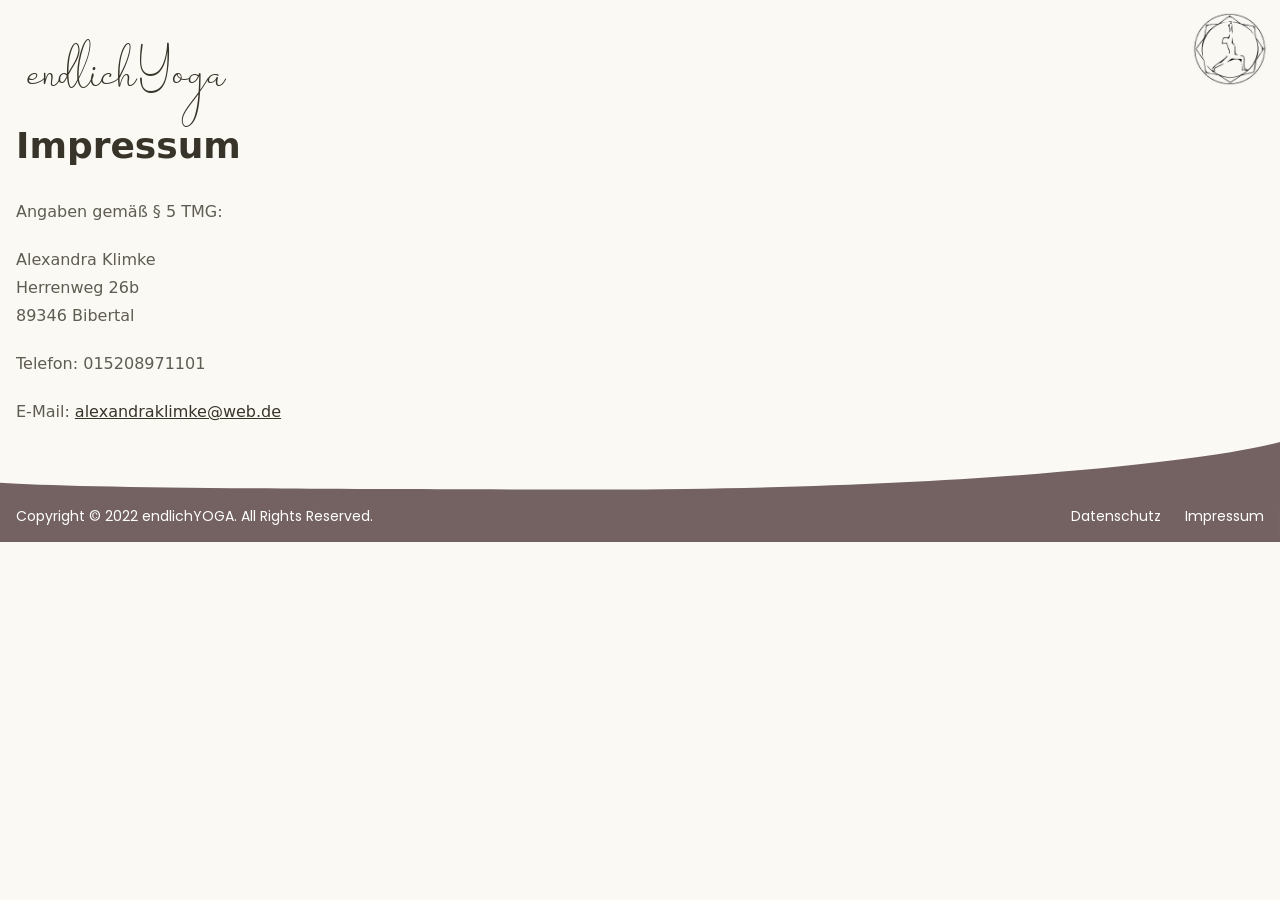
<file: impressum.html>
<!doctype html>
<html lang="de" data-theme="yoga">
    <head>
        <meta charset="utf-8" />
        <meta name="description" content="Impressum - endlichYoga" />
        <link rel="icon" href="./favicon.png" />
        <link
            rel="stylesheet"
            href="https://www.momoyoga.com/schedule-plugin/v2/css/schedule-frontend.css"
            crossorigin="anonymous"
        />
        <meta name="viewport" content="width=device-width, initial-scale=1" />
        <link rel="stylesheet" href="css/style.css" />
        <title>Impressum - endlichYoga</title>
        <link rel="canonical" href="https://endlichyoga.de/impressum.html" />
    </head>
    <body>
        <div class="main max-w-7xl mx-auto">
            <div class="navbar pb-5">
                <img
                    src="img/logo.png"
                    alt="logo"
                    class="w-10 order-last flex-none w-14 pr-1 py-1 sm:w-20"
                />
                <a
                    class="flex-1 normal-case font-barokah font-normal not-italic text-base pl-5 mt-5 sm:text-xl sm:translate-y-6"
                    href="/"
                    >endlichYoga</a
                >
            </div>

            <section class="prose m-4">
                <h1>Impressum</h1>
                <p>Angaben gemäß § 5 TMG:</p>
                <p>
                    Alexandra Klimke<br />
                    Herrenweg 26b<br />
                    89346 Bibertal
                </p>
                <p>Telefon: 015208971101</p>
                <p>
                    E-Mail:
                    <a href="mailto:alexandraklimke@web.de">alexandraklimke@web.de</a>
                </p>
            </section>

            <div
                class="flex flex-col sm:justify-end sm:flex-row gap-1 sm:gap-6 w-full bg-mobile_footer bg-no-repeat bg-cover pt-16 px-4 pb-4 text-white font-poppins text-sm font-normal"
            >
                <a class="order-2" href="/datenschutz.html">Datenschutz</a>
                <a class="order-3" href="/impressum.html">Impressum</a>
                <p class="order-4 sm:mr-auto sm:order-1">
                    Copyright © 2022 endlichYOGA. All Rights Reserved.
                </p>
            </div>
        </div>

        <!-- momoyoga schedule embedding  -->
        <script
            src="https://code.jquery.com/jquery-3.3.1.min.js"
            integrity="sha256-FgpCb/KJQlLNfOu91ta32o/NMZxltwRo8QtmkMRdAu8="
            crossorigin="anonymous"
        ></script>
        <script
            src="https://www.momoyoga.com/schedule-plugin/v2/js/schedule.js"
            crossorigin="anonymous"
        ></script>
    </body>
</html>
</file>
<file: css/style.css>
*,:before,:after{box-sizing:border-box;border-width:0;border-style:solid;border-color:#e5e7eb}:before,:after{--tw-content: ""}html{line-height:1.5;-webkit-text-size-adjust:100%;-moz-tab-size:4;-o-tab-size:4;tab-size:4;font-family:ui-sans-serif,system-ui,-apple-system,BlinkMacSystemFont,Segoe UI,Roboto,Helvetica Neue,Arial,Noto Sans,sans-serif,"Apple Color Emoji","Segoe UI Emoji",Segoe UI Symbol,"Noto Color Emoji"}body{margin:0;line-height:inherit}hr{height:0;color:inherit;border-top-width:1px}abbr:where([title]){-webkit-text-decoration:underline dotted;text-decoration:underline dotted}h1,h2,h3,h4,h5,h6{font-size:inherit;font-weight:inherit}a{color:inherit;text-decoration:inherit}b,strong{font-weight:bolder}code,kbd,samp,pre{font-family:ui-monospace,SFMono-Regular,Menlo,Monaco,Consolas,Liberation Mono,Courier New,monospace;font-size:1em}small{font-size:80%}sub,sup{font-size:75%;line-height:0;position:relative;vertical-align:baseline}sub{bottom:-.25em}sup{top:-.5em}table{text-indent:0;border-color:inherit;border-collapse:collapse}button,input,optgroup,select,textarea{font-family:inherit;font-size:100%;line-height:inherit;color:inherit;margin:0;padding:0}button,select{text-transform:none}button,[type=button],[type=reset],[type=submit]{-webkit-appearance:button;background-color:transparent;background-image:none}:-moz-focusring{outline:auto}:-moz-ui-invalid{box-shadow:none}progress{vertical-align:baseline}::-webkit-inner-spin-button,::-webkit-outer-spin-button{height:auto}[type=search]{-webkit-appearance:textfield;outline-offset:-2px}::-webkit-search-decoration{-webkit-appearance:none}::-webkit-file-upload-button{-webkit-appearance:button;font:inherit}summary{display:list-item}blockquote,dl,dd,h1,h2,h3,h4,h5,h6,hr,figure,p,pre{margin:0}fieldset{margin:0;padding:0}legend{padding:0}ol,ul,menu{list-style:none;margin:0;padding:0}textarea{resize:vertical}input::-moz-placeholder,textarea::-moz-placeholder{opacity:1;color:#9ca3af}input:-ms-input-placeholder,textarea:-ms-input-placeholder{opacity:1;color:#9ca3af}input::placeholder,textarea::placeholder{opacity:1;color:#9ca3af}button,[role=button]{cursor:pointer}:disabled{cursor:default}img,svg,video,canvas,audio,iframe,embed,object{display:block;vertical-align:middle}img,video{max-width:100%;height:auto}[hidden]{display:none}:root,[data-theme]{background-color:hsla(var(--b1) / var(--tw-bg-opacity, 1));color:hsla(var(--bc) / var(--tw-text-opacity, 1))}html{-webkit-tap-highlight-color:transparent}:root{--p: 0 0% 10%;--pf: 0 0% 8%;--sf: 70 16% 51%;--af: 175 70% 33%;--nf: 95 17% 17%;--b2: 43 41% 87%;--b3: 43 41% 78%;--bc: 43 16% 19%;--pc: 0 0% 82%;--sc: 70 98% 13%;--ac: 175 100% 8%;--nc: 95 52% 84%;--inc: 3 66% 88%;--suc: 158 100% 10%;--wac: 43 100% 11%;--erc: 0 100% 14%;--rounded-box: 1rem;--rounded-btn: .5rem;--rounded-badge: 1.9rem;--animation-btn: .25s;--animation-input: .2s;--btn-text-case: uppercase;--btn-focus-scale: .95;--border-btn: 1px;--tab-border: 1px;--tab-radius: .5rem;--s: 70 16% 64%;--a: 175 70% 41%;--n: 95 17% 21%;--b1: 43 41% 97%;--in: 3 8% 42%;--su: 158 64% 52%;--wa: 43 96% 56%;--er: 0 91% 71%}*,:before,:after{--tw-translate-x: 0;--tw-translate-y: 0;--tw-rotate: 0;--tw-skew-x: 0;--tw-skew-y: 0;--tw-scale-x: 1;--tw-scale-y: 1;--tw-pan-x: ;--tw-pan-y: ;--tw-pinch-zoom: ;--tw-scroll-snap-strictness: proximity;--tw-ordinal: ;--tw-slashed-zero: ;--tw-numeric-figure: ;--tw-numeric-spacing: ;--tw-numeric-fraction: ;--tw-ring-inset: ;--tw-ring-offset-width: 0px;--tw-ring-offset-color: #fff;--tw-ring-color: rgb(59 130 246 / .5);--tw-ring-offset-shadow: 0 0 #0000;--tw-ring-shadow: 0 0 #0000;--tw-shadow: 0 0 #0000;--tw-shadow-colored: 0 0 #0000;--tw-blur: ;--tw-brightness: ;--tw-contrast: ;--tw-grayscale: ;--tw-hue-rotate: ;--tw-invert: ;--tw-saturate: ;--tw-sepia: ;--tw-drop-shadow: ;--tw-backdrop-blur: ;--tw-backdrop-brightness: ;--tw-backdrop-contrast: ;--tw-backdrop-grayscale: ;--tw-backdrop-hue-rotate: ;--tw-backdrop-invert: ;--tw-backdrop-opacity: ;--tw-backdrop-saturate: ;--tw-backdrop-sepia: }.prose{color:var(--tw-prose-body);max-width:65ch}.prose :where([class~="lead"]):not(:where([class~="not-prose"] *)){color:var(--tw-prose-lead);font-size:1.25em;line-height:1.6;margin-top:1.2em;margin-bottom:1.2em}.prose :where(a):not(:where([class~="not-prose"] *)){color:var(--tw-prose-links);text-decoration:underline;font-weight:500}.prose :where(strong):not(:where([class~="not-prose"] *)){color:var(--tw-prose-bold);font-weight:600}.prose :where(ol):not(:where([class~="not-prose"] *)){list-style-type:decimal;padding-left:1.625em}.prose :where(ol[type="A"]):not(:where([class~="not-prose"] *)){list-style-type:upper-alpha}.prose :where(ol[type="a"]):not(:where([class~="not-prose"] *)){list-style-type:lower-alpha}.prose :where(ol[type="A" s]):not(:where([class~="not-prose"] *)){list-style-type:upper-alpha}.prose :where(ol[type="a" s]):not(:where([class~="not-prose"] *)){list-style-type:lower-alpha}.prose :where(ol[type="I"]):not(:where([class~="not-prose"] *)){list-style-type:upper-roman}.prose :where(ol[type="i"]):not(:where([class~="not-prose"] *)){list-style-type:lower-roman}.prose :where(ol[type="I" s]):not(:where([class~="not-prose"] *)){list-style-type:upper-roman}.prose :where(ol[type="i" s]):not(:where([class~="not-prose"] *)){list-style-type:lower-roman}.prose :where(ol[type="1"]):not(:where([class~="not-prose"] *)){list-style-type:decimal}.prose :where(ul):not(:where([class~="not-prose"] *)){list-style-type:disc;padding-left:1.625em}.prose :where(ol > li):not(:where([class~="not-prose"] *))::marker{font-weight:400;color:var(--tw-prose-counters)}.prose :where(ul > li):not(:where([class~="not-prose"] *))::marker{color:var(--tw-prose-bullets)}.prose :where(hr):not(:where([class~="not-prose"] *)){border-color:var(--tw-prose-hr);border-top-width:1px;margin-top:3em;margin-bottom:3em}.prose :where(blockquote):not(:where([class~="not-prose"] *)){font-weight:500;font-style:italic;color:var(--tw-prose-quotes);border-left-width:.25rem;border-left-color:var(--tw-prose-quote-borders);quotes:"\201c""\201d""\2018""\2019";margin-top:1.6em;margin-bottom:1.6em;padding-left:1em}.prose :where(blockquote p:first-of-type):not(:where([class~="not-prose"] *)):before{content:open-quote}.prose :where(blockquote p:last-of-type):not(:where([class~="not-prose"] *)):after{content:close-quote}.prose :where(h1):not(:where([class~="not-prose"] *)){color:var(--tw-prose-headings);font-weight:800;font-size:2.25em;margin-top:0;margin-bottom:.8888889em;line-height:1.1111111}.prose :where(h1 strong):not(:where([class~="not-prose"] *)){font-weight:900}.prose :where(h2):not(:where([class~="not-prose"] *)){color:var(--tw-prose-headings);font-weight:700;font-size:1.5em;margin-top:2em;margin-bottom:1em;line-height:1.3333333}.prose :where(h2 strong):not(:where([class~="not-prose"] *)){font-weight:800}.prose :where(h3):not(:where([class~="not-prose"] *)){color:var(--tw-prose-headings);font-weight:600;font-size:1.25em;margin-top:1.6em;margin-bottom:.6em;line-height:1.6}.prose :where(h3 strong):not(:where([class~="not-prose"] *)){font-weight:700}.prose :where(h4):not(:where([class~="not-prose"] *)){color:var(--tw-prose-headings);font-weight:600;margin-top:1.5em;margin-bottom:.5em;line-height:1.5}.prose :where(h4 strong):not(:where([class~="not-prose"] *)){font-weight:700}.prose :where(figure > *):not(:where([class~="not-prose"] *)){margin-top:0;margin-bottom:0}.prose :where(figcaption):not(:where([class~="not-prose"] *)){color:var(--tw-prose-captions);font-size:.875em;line-height:1.4285714;margin-top:.8571429em}.prose :where(code):not(:where([class~="not-prose"] *)){color:var(--tw-prose-code);font-weight:600;font-size:.875em}.prose :where(code):not(:where([class~="not-prose"] *)):before{content:"`"}.prose :where(code):not(:where([class~="not-prose"] *)):after{content:"`"}.prose :where(a code):not(:where([class~="not-prose"] *)){color:var(--tw-prose-links)}.prose :where(pre):not(:where([class~="not-prose"] *)){color:var(--tw-prose-pre-code);background-color:var(--tw-prose-pre-bg);overflow-x:auto;font-weight:400;font-size:.875em;line-height:1.7142857;margin-top:1.7142857em;margin-bottom:1.7142857em;border-radius:.375rem;padding:.8571429em 1.1428571em}.prose :where(pre code):not(:where([class~="not-prose"] *)){background-color:transparent;border-width:0;border-radius:0;padding:0;font-weight:inherit;color:inherit;font-size:inherit;font-family:inherit;line-height:inherit}.prose :where(pre code):not(:where([class~="not-prose"] *)):before{content:none}.prose :where(pre code):not(:where([class~="not-prose"] *)):after{content:none}.prose :where(table):not(:where([class~="not-prose"] *)){width:100%;table-layout:auto;text-align:left;margin-top:2em;margin-bottom:2em;font-size:.875em;line-height:1.7142857}.prose :where(thead):not(:where([class~="not-prose"] *)){border-bottom-width:1px;border-bottom-color:var(--tw-prose-th-borders)}.prose :where(thead th):not(:where([class~="not-prose"] *)){color:var(--tw-prose-headings);font-weight:600;vertical-align:bottom;padding-right:.5714286em;padding-bottom:.5714286em;padding-left:.5714286em}.prose :where(tbody tr):not(:where([class~="not-prose"] *)){border-bottom-width:1px;border-bottom-color:var(--tw-prose-td-borders)}.prose :where(tbody tr:last-child):not(:where([class~="not-prose"] *)){border-bottom-width:0}.prose :where(tbody td):not(:where([class~="not-prose"] *)){vertical-align:baseline;padding:.5714286em}.prose{--tw-prose-body: #374151;--tw-prose-headings: #111827;--tw-prose-lead: #4b5563;--tw-prose-links: #111827;--tw-prose-bold: #111827;--tw-prose-counters: #6b7280;--tw-prose-bullets: #d1d5db;--tw-prose-hr: #e5e7eb;--tw-prose-quotes: #111827;--tw-prose-quote-borders: #e5e7eb;--tw-prose-captions: #6b7280;--tw-prose-code: #111827;--tw-prose-pre-code: #e5e7eb;--tw-prose-pre-bg: #1f2937;--tw-prose-th-borders: #d1d5db;--tw-prose-td-borders: #e5e7eb;--tw-prose-invert-body: #d1d5db;--tw-prose-invert-headings: #fff;--tw-prose-invert-lead: #9ca3af;--tw-prose-invert-links: #fff;--tw-prose-invert-bold: #fff;--tw-prose-invert-counters: #9ca3af;--tw-prose-invert-bullets: #4b5563;--tw-prose-invert-hr: #374151;--tw-prose-invert-quotes: #f3f4f6;--tw-prose-invert-quote-borders: #374151;--tw-prose-invert-captions: #9ca3af;--tw-prose-invert-code: #fff;--tw-prose-invert-pre-code: #d1d5db;--tw-prose-invert-pre-bg: rgb(0 0 0 / 50%);--tw-prose-invert-th-borders: #4b5563;--tw-prose-invert-td-borders: #374151;font-size:1rem;line-height:1.75}.prose :where(p):not(:where([class~="not-prose"] *)){margin-top:1.25em;margin-bottom:1.25em}.prose :where(img):not(:where([class~="not-prose"] *)){margin-top:2em;margin-bottom:2em}.prose :where(video):not(:where([class~="not-prose"] *)){margin-top:2em;margin-bottom:2em}.prose :where(figure):not(:where([class~="not-prose"] *)){margin-top:2em;margin-bottom:2em}.prose :where(h2 code):not(:where([class~="not-prose"] *)){font-size:.875em}.prose :where(h3 code):not(:where([class~="not-prose"] *)){font-size:.9em}.prose :where(li):not(:where([class~="not-prose"] *)){margin-top:.5em;margin-bottom:.5em}.prose :where(ol > li):not(:where([class~="not-prose"] *)){padding-left:.375em}.prose :where(ul > li):not(:where([class~="not-prose"] *)){padding-left:.375em}.prose>:where(ul > li p):not(:where([class~="not-prose"] *)){margin-top:.75em;margin-bottom:.75em}.prose>:where(ul > li > *:first-child):not(:where([class~="not-prose"] *)){margin-top:1.25em}.prose>:where(ul > li > *:last-child):not(:where([class~="not-prose"] *)){margin-bottom:1.25em}.prose>:where(ol > li > *:first-child):not(:where([class~="not-prose"] *)){margin-top:1.25em}.prose>:where(ol > li > *:last-child):not(:where([class~="not-prose"] *)){margin-bottom:1.25em}.prose :where(ul ul,ul ol,ol ul,ol ol):not(:where([class~="not-prose"] *)){margin-top:.75em;margin-bottom:.75em}.prose :where(hr + *):not(:where([class~="not-prose"] *)){margin-top:0}.prose :where(h2 + *):not(:where([class~="not-prose"] *)){margin-top:0}.prose :where(h3 + *):not(:where([class~="not-prose"] *)){margin-top:0}.prose :where(h4 + *):not(:where([class~="not-prose"] *)){margin-top:0}.prose :where(thead th:first-child):not(:where([class~="not-prose"] *)){padding-left:0}.prose :where(thead th:last-child):not(:where([class~="not-prose"] *)){padding-right:0}.prose :where(tbody td:first-child):not(:where([class~="not-prose"] *)){padding-left:0}.prose :where(tbody td:last-child):not(:where([class~="not-prose"] *)){padding-right:0}.prose>:where(:first-child):not(:where([class~="not-prose"] *)){margin-top:0}.prose>:where(:last-child):not(:where([class~="not-prose"] *)){margin-bottom:0}.prose-sm{font-size:.875rem;line-height:1.7142857}.prose-sm :where(p):not(:where([class~="not-prose"] *)){margin-top:1.1428571em;margin-bottom:1.1428571em}.prose-sm :where([class~="lead"]):not(:where([class~="not-prose"] *)){font-size:1.2857143em;line-height:1.5555556;margin-top:.8888889em;margin-bottom:.8888889em}.prose-sm :where(blockquote):not(:where([class~="not-prose"] *)){margin-top:1.3333333em;margin-bottom:1.3333333em;padding-left:1.1111111em}.prose-sm :where(h1):not(:where([class~="not-prose"] *)){font-size:2.1428571em;margin-top:0;margin-bottom:.8em;line-height:1.2}.prose-sm :where(h2):not(:where([class~="not-prose"] *)){font-size:1.4285714em;margin-top:1.6em;margin-bottom:.8em;line-height:1.4}.prose-sm :where(h3):not(:where([class~="not-prose"] *)){font-size:1.2857143em;margin-top:1.5555556em;margin-bottom:.4444444em;line-height:1.5555556}.prose-sm :where(h4):not(:where([class~="not-prose"] *)){margin-top:1.4285714em;margin-bottom:.5714286em;line-height:1.4285714}.prose-sm :where(img):not(:where([class~="not-prose"] *)){margin-top:1.7142857em;margin-bottom:1.7142857em}.prose-sm :where(video):not(:where([class~="not-prose"] *)){margin-top:1.7142857em;margin-bottom:1.7142857em}.prose-sm :where(figure):not(:where([class~="not-prose"] *)){margin-top:1.7142857em;margin-bottom:1.7142857em}.prose-sm :where(figure > *):not(:where([class~="not-prose"] *)){margin-top:0;margin-bottom:0}.prose-sm :where(figcaption):not(:where([class~="not-prose"] *)){font-size:.8571429em;line-height:1.3333333;margin-top:.6666667em}.prose-sm :where(code):not(:where([class~="not-prose"] *)){font-size:.8571429em}.prose-sm :where(h2 code):not(:where([class~="not-prose"] *)){font-size:.9em}.prose-sm :where(h3 code):not(:where([class~="not-prose"] *)){font-size:.8888889em}.prose-sm :where(pre):not(:where([class~="not-prose"] *)){font-size:.8571429em;line-height:1.6666667;margin-top:1.6666667em;margin-bottom:1.6666667em;border-radius:.25rem;padding:.6666667em 1em}.prose-sm :where(ol):not(:where([class~="not-prose"] *)){padding-left:1.5714286em}.prose-sm :where(ul):not(:where([class~="not-prose"] *)){padding-left:1.5714286em}.prose-sm :where(li):not(:where([class~="not-prose"] *)){margin-top:.2857143em;margin-bottom:.2857143em}.prose-sm :where(ol > li):not(:where([class~="not-prose"] *)){padding-left:.4285714em}.prose-sm :where(ul > li):not(:where([class~="not-prose"] *)){padding-left:.4285714em}.prose-sm>:where(ul > li p):not(:where([class~="not-prose"] *)){margin-top:.5714286em;margin-bottom:.5714286em}.prose-sm>:where(ul > li > *:first-child):not(:where([class~="not-prose"] *)){margin-top:1.1428571em}.prose-sm>:where(ul > li > *:last-child):not(:where([class~="not-prose"] *)){margin-bottom:1.1428571em}.prose-sm>:where(ol > li > *:first-child):not(:where([class~="not-prose"] *)){margin-top:1.1428571em}.prose-sm>:where(ol > li > *:last-child):not(:where([class~="not-prose"] *)){margin-bottom:1.1428571em}.prose-sm :where(ul ul,ul ol,ol ul,ol ol):not(:where([class~="not-prose"] *)){margin-top:.5714286em;margin-bottom:.5714286em}.prose-sm :where(hr):not(:where([class~="not-prose"] *)){margin-top:2.8571429em;margin-bottom:2.8571429em}.prose-sm :where(hr + *):not(:where([class~="not-prose"] *)){margin-top:0}.prose-sm :where(h2 + *):not(:where([class~="not-prose"] *)){margin-top:0}.prose-sm :where(h3 + *):not(:where([class~="not-prose"] *)){margin-top:0}.prose-sm :where(h4 + *):not(:where([class~="not-prose"] *)){margin-top:0}.prose-sm :where(table):not(:where([class~="not-prose"] *)){font-size:.8571429em;line-height:1.5}.prose-sm :where(thead th):not(:where([class~="not-prose"] *)){padding-right:1em;padding-bottom:.6666667em;padding-left:1em}.prose-sm :where(thead th:first-child):not(:where([class~="not-prose"] *)){padding-left:0}.prose-sm :where(thead th:last-child):not(:where([class~="not-prose"] *)){padding-right:0}.prose-sm :where(tbody td):not(:where([class~="not-prose"] *)){padding:.6666667em 1em}.prose-sm :where(tbody td:first-child):not(:where([class~="not-prose"] *)){padding-left:0}.prose-sm :where(tbody td:last-child):not(:where([class~="not-prose"] *)){padding-right:0}.prose-sm>:where(:first-child):not(:where([class~="not-prose"] *)){margin-top:0}.prose-sm>:where(:last-child):not(:where([class~="not-prose"] *)){margin-bottom:0}.avatar.placeholder>div{display:flex;align-items:center;justify-content:center}.btn{display:inline-flex;flex-shrink:0;cursor:pointer;-webkit-user-select:none;-moz-user-select:none;-ms-user-select:none;user-select:none;flex-wrap:wrap;align-items:center;justify-content:center;border-color:transparent;border-color:hsl(var(--n) / var(--tw-border-opacity));text-align:center;transition-property:color,background-color,border-color,fill,stroke,opacity,box-shadow,transform,filter,-webkit-text-decoration-color,-webkit-backdrop-filter;transition-property:color,background-color,border-color,text-decoration-color,fill,stroke,opacity,box-shadow,transform,filter,backdrop-filter;transition-property:color,background-color,border-color,text-decoration-color,fill,stroke,opacity,box-shadow,transform,filter,backdrop-filter,-webkit-text-decoration-color,-webkit-backdrop-filter;transition-duration:.2s;transition-timing-function:cubic-bezier(.4,0,.2,1);border-radius:var(--rounded-btn, .5rem);height:3rem;padding-left:1rem;padding-right:1rem;font-size:.875rem;line-height:1.25rem;line-height:1em;min-height:3rem;font-weight:600;text-transform:uppercase;text-transform:var(--btn-text-case, uppercase);border-width:var(--border-btn, 1px);-webkit-animation:button-pop var(--animation-btn, .25s) ease-out;animation:button-pop var(--animation-btn, .25s) ease-out;--tw-border-opacity: 1;--tw-bg-opacity: 1;background-color:hsl(var(--n) / var(--tw-bg-opacity));--tw-text-opacity: 1;color:hsl(var(--nc) / var(--tw-text-opacity))}.btn-disabled,.btn[disabled]{pointer-events:none;--tw-border-opacity: 0;background-color:hsl(var(--n) / var(--tw-bg-opacity));--tw-bg-opacity: .2;color:hsl(var(--bc) / var(--tw-text-opacity));--tw-text-opacity: .2}.btn.loading,.btn.loading:hover{pointer-events:none}.btn.loading:before{margin-right:.5rem;height:1rem;width:1rem;border-radius:9999px;border-width:2px;-webkit-animation:spin 2s linear infinite;animation:spin 2s linear infinite;content:"";border-top-color:transparent;border-left-color:transparent;border-bottom-color:currentColor;border-right-color:currentColor}@media (prefers-reduced-motion: reduce){.btn.loading:before{-webkit-animation:spin 10s linear infinite;animation:spin 10s linear infinite}}@-webkit-keyframes spin{0%{transform:rotate(0)}to{transform:rotate(360deg)}}@keyframes spin{0%{transform:rotate(0)}to{transform:rotate(360deg)}}.btn-group>input[type=radio].btn{-webkit-appearance:none;-moz-appearance:none;appearance:none}.btn-group>input[type=radio].btn:before{content:attr(data-title)}.card{position:relative;display:flex;flex-direction:column;overflow:hidden;border-radius:var(--rounded-box, 1rem)}.card:focus{outline:2px solid transparent;outline-offset:2px}.card-body{display:flex;flex:1 1 auto;flex-direction:column;padding:var(--padding-card, 2rem);gap:.5rem}.card-body :where(p){flex-grow:1}.card-actions{display:flex;flex-wrap:wrap;align-items:flex-start;gap:.5rem}.card figure{display:flex;align-items:center;justify-content:center}.card.image-full{display:grid}.card.image-full:before{position:relative;content:"";z-index:10;--tw-bg-opacity: 1;background-color:hsl(var(--n) / var(--tw-bg-opacity));opacity:.75;border-radius:var(--rounded-box, 1rem)}.card.image-full:before,.card.image-full>*{grid-column-start:1;grid-row-start:1}.card.image-full>figure img{height:100%;-o-object-fit:cover;object-fit:cover}.card.image-full>.card-body{position:relative;z-index:20;--tw-text-opacity: 1;color:hsl(var(--nc) / var(--tw-text-opacity))}.carousel{display:flex;overflow-x:scroll;-ms-scroll-snap-type:x mandatory;scroll-snap-type:x mandatory;scroll-behavior:smooth;-ms-overflow-style:none;scrollbar-width:none}.carousel-item{box-sizing:content-box;display:flex;flex:none;scroll-snap-align:start}.carousel-center .carousel-item{scroll-snap-align:center}.carousel-end .carousel-item{scroll-snap-align:end}.checkbox{flex-shrink:0;--chkbg: var(--bc);--chkfg: var(--b1);height:1.5rem;width:1.5rem;cursor:pointer;-webkit-appearance:none;-moz-appearance:none;appearance:none;border-width:1px;border-color:hsl(var(--bc) / var(--tw-border-opacity));--tw-border-opacity: .2;border-radius:var(--rounded-btn, .5rem)}.collapse{position:relative;display:grid;overflow:hidden}.collapse-title,.collapse>input[type=checkbox],.collapse-content{grid-column-start:1;grid-row-start:1}.collapse>input[type=checkbox]{-webkit-appearance:none;-moz-appearance:none;appearance:none;opacity:0}.collapse-content{grid-row-start:2;overflow:hidden;max-height:0px;padding-left:1rem;padding-right:1rem;cursor:unset;transition:padding .2s ease-in-out,background-color .2s ease-in-out}.collapse-open .collapse-content,.collapse:focus:not(.collapse-close) .collapse-content,.collapse:not(.collapse-close) input[type=checkbox]:checked~.collapse-content{max-height:9000px}.dropdown{position:relative;display:inline-block}.dropdown>*:focus{outline:2px solid transparent;outline-offset:2px}.dropdown .dropdown-content{visibility:hidden;position:absolute;z-index:50;opacity:0;transform-origin:top;--tw-scale-x: .95;--tw-scale-y: .95;transform:translate(var(--tw-translate-x),var(--tw-translate-y)) rotate(var(--tw-rotate)) skew(var(--tw-skew-x)) skewY(var(--tw-skew-y)) scaleX(var(--tw-scale-x)) scaleY(var(--tw-scale-y));transition-property:color,background-color,border-color,fill,stroke,opacity,box-shadow,transform,filter,-webkit-text-decoration-color,-webkit-backdrop-filter;transition-property:color,background-color,border-color,text-decoration-color,fill,stroke,opacity,box-shadow,transform,filter,backdrop-filter;transition-property:color,background-color,border-color,text-decoration-color,fill,stroke,opacity,box-shadow,transform,filter,backdrop-filter,-webkit-text-decoration-color,-webkit-backdrop-filter;transition-duration:.2s;transition-timing-function:cubic-bezier(.4,0,.2,1)}.dropdown-end .dropdown-content{right:0px}.dropdown-left .dropdown-content{top:0px;right:100%;bottom:auto;transform-origin:right}.dropdown-right .dropdown-content{left:100%;top:0px;bottom:auto;transform-origin:left}.dropdown-top .dropdown-content{bottom:100%;top:auto;transform-origin:bottom}.dropdown-end.dropdown-right .dropdown-content,.dropdown-end.dropdown-left .dropdown-content{bottom:0px;top:auto}.dropdown.dropdown-open .dropdown-content,.dropdown.dropdown-hover:hover .dropdown-content,.dropdown:not(.dropdown-hover):focus .dropdown-content,.dropdown:not(.dropdown-hover):focus-within .dropdown-content{visibility:visible;opacity:1}.footer{display:grid;width:100%;grid-auto-flow:row;place-items:start;row-gap:2.5rem;-moz-column-gap:1rem;column-gap:1rem;font-size:.875rem;line-height:1.25rem}.footer>*{display:grid;place-items:start;gap:.5rem}@media (min-width: 48rem){.footer{grid-auto-flow:column}.footer-center{grid-auto-flow:row dense}}.form-control{display:flex;flex-direction:column}.label{display:flex;-webkit-user-select:none;-moz-user-select:none;-ms-user-select:none;user-select:none;align-items:center;justify-content:space-between;padding:.5rem .25rem}.input{flex-shrink:1;transition-property:color,background-color,border-color,fill,stroke,opacity,box-shadow,transform,filter,-webkit-text-decoration-color,-webkit-backdrop-filter;transition-property:color,background-color,border-color,text-decoration-color,fill,stroke,opacity,box-shadow,transform,filter,backdrop-filter;transition-property:color,background-color,border-color,text-decoration-color,fill,stroke,opacity,box-shadow,transform,filter,backdrop-filter,-webkit-text-decoration-color,-webkit-backdrop-filter;transition-duration:.2s;transition-timing-function:cubic-bezier(.4,0,.2,1);height:3rem;padding-left:1rem;padding-right:1rem;font-size:.875rem;line-height:1.25rem;line-height:2;border-width:1px;border-color:hsl(var(--bc) / var(--tw-border-opacity));--tw-border-opacity: 0;--tw-bg-opacity: 1;background-color:hsl(var(--b1) / var(--tw-bg-opacity));border-radius:var(--rounded-btn, .5rem)}.input-group>*,.input-group>.input{border-radius:0}.link{cursor:pointer;-webkit-text-decoration-line:underline;text-decoration-line:underline}.menu{display:flex;flex-direction:column}.menu.horizontal{display:inline-flex;flex-direction:row}.menu.horizontal :where(li){flex-direction:row}.menu :where(li){position:relative;display:flex;flex-direction:column;flex-wrap:wrap;align-items:stretch}.menu :where(li:not(.menu-title))>:where(*:not(ul)){display:flex}.menu :where(li:not(.disabled):not(.menu-title))>:where(*:not(ul)){cursor:pointer;-webkit-user-select:none;-moz-user-select:none;-ms-user-select:none;user-select:none;align-items:center;outline:2px solid transparent;outline-offset:2px}.menu>:where(li > *:not(ul):focus){outline:2px solid transparent;outline-offset:2px}.menu>:where(li.disabled > *:not(ul):focus){cursor:auto}.menu>:where(li) :where(ul){display:flex;flex-direction:column;align-items:stretch}.menu>:where(li)>:where(ul){position:absolute;display:none;top:initial;left:100%;border-top-left-radius:inherit;border-top-right-radius:inherit;border-bottom-right-radius:inherit;border-bottom-left-radius:inherit}.menu>:where(li:hover)>:where(ul){display:flex}.menu>:where(li:focus)>:where(ul){display:flex}.navbar{display:flex;align-items:center;padding:var(--navbar-padding, .5rem);min-height:4rem;width:100%}:where(.navbar > *){display:inline-flex;align-items:center}.textarea{flex-shrink:1;transition-property:color,background-color,border-color,fill,stroke,opacity,box-shadow,transform,filter,-webkit-text-decoration-color,-webkit-backdrop-filter;transition-property:color,background-color,border-color,text-decoration-color,fill,stroke,opacity,box-shadow,transform,filter,backdrop-filter;transition-property:color,background-color,border-color,text-decoration-color,fill,stroke,opacity,box-shadow,transform,filter,backdrop-filter,-webkit-text-decoration-color,-webkit-backdrop-filter;transition-duration:.2s;transition-timing-function:cubic-bezier(.4,0,.2,1);padding:.5rem 1rem;font-size:.875rem;line-height:1.25rem;line-height:2;min-height:3rem;border-width:1px;border-color:hsl(var(--bc) / var(--tw-border-opacity));--tw-border-opacity: 0;--tw-bg-opacity: 1;background-color:hsl(var(--b1) / var(--tw-bg-opacity));border-radius:var(--rounded-btn, .5rem)}.btn-outline.btn-info .badge-outline{--tw-border-opacity: 1;border-color:hsl(var(--in) / var(--tw-border-opacity));background-color:transparent;--tw-text-opacity: 1;color:hsl(var(--in) / var(--tw-text-opacity))}.btn:active:hover,.btn:active:focus{-webkit-animation:none;animation:none;transform:scale(var(--btn-focus-scale, .95))}.btn:hover,.btn-active{--tw-border-opacity: 1;border-color:hsl(var(--nf, var(--n)) / var(--tw-border-opacity));--tw-bg-opacity: 1;background-color:hsl(var(--nf, var(--n)) / var(--tw-bg-opacity))}.btn:focus-visible{outline:2px solid hsl(var(--nf));outline-offset:2px}.btn-info{--tw-border-opacity: 1;border-color:hsl(var(--in) / var(--tw-border-opacity));--tw-bg-opacity: 1;background-color:hsl(var(--in) / var(--tw-bg-opacity));--tw-text-opacity: 1;color:hsl(var(--inc, var(--nc)) / var(--tw-text-opacity))}.btn-info:hover,.btn-info.btn-active{--tw-border-opacity: 1;border-color:hsl(var(--in) / var(--tw-border-opacity));--tw-bg-opacity: 1;background-color:hsl(var(--in) / var(--tw-bg-opacity))}.btn-info:focus-visible{outline:2px solid hsl(var(--in))}.btn.glass:hover,.btn.glass.btn-active{--glass-opacity: 25%;--glass-border-opacity: 15%}.btn.glass:focus-visible{outline:2px solid 0 0 2px currentColor}.btn-outline.btn-info{--tw-text-opacity: 1;color:hsl(var(--in) / var(--tw-text-opacity))}.btn-outline.btn-info:hover{--tw-border-opacity: 1;border-color:hsl(var(--in) / var(--tw-border-opacity));--tw-bg-opacity: 1;background-color:hsl(var(--in) / var(--tw-bg-opacity));--tw-text-opacity: 1;color:hsl(var(--inc, var(--nc)) / var(--tw-text-opacity))}.btn.loading.btn-square:before,.btn.loading.btn-circle:before{margin-right:0}.btn.loading.btn-xl:before,.btn.loading.btn-lg:before{height:1.25rem;width:1.25rem}.btn.loading.btn-sm:before,.btn.loading.btn-xs:before{height:.75rem;width:.75rem}.btn-group>input[type=radio]:checked.btn,.btn-group>.btn-active{--tw-border-opacity: 1;border-color:hsl(var(--p) / var(--tw-border-opacity));--tw-bg-opacity: 1;background-color:hsl(var(--p) / var(--tw-bg-opacity));--tw-text-opacity: 1;color:hsl(var(--pc) / var(--tw-text-opacity))}.btn-group>input[type=radio]:checked.btn:focus-visible,.btn-group>.btn-active:focus-visible{outline:2px solid hsl(var(--p))}.btn-group>.btn:not(:first-of-type){margin-left:-1px;border-top-left-radius:0;border-bottom-left-radius:0}.btn-group>.btn:not(:last-of-type){border-top-right-radius:0;border-bottom-right-radius:0}@-webkit-keyframes button-pop{0%{transform:scale(var(--btn-focus-scale, .95))}40%{transform:scale(1.02)}to{transform:scale(1)}}@keyframes button-pop{0%{transform:scale(var(--btn-focus-scale, .95))}40%{transform:scale(1.02)}to{transform:scale(1)}}.card:focus-visible{outline:2px solid currentColor;outline-offset:2px}.card.bordered{border-width:1px;--tw-border-opacity: 1;border-color:hsl(var(--b2, var(--b1)) / var(--tw-border-opacity))}.card.compact .card-body{padding:1rem;font-size:.875rem;line-height:1.25rem}.card-title{display:flex;align-items:center;gap:.5rem;font-size:1.25rem;line-height:1.75rem;font-weight:600}.carousel::-webkit-scrollbar{display:none}.checkbox:focus-visible{outline:2px solid hsl(var(--bc));outline-offset:2px}.checkbox:checked,.checkbox[checked=true]{--tw-bg-opacity: 1;background-color:hsl(var(--bc) / var(--tw-bg-opacity));background-repeat:no-repeat;-webkit-animation:checkmark var(--animation-input, .2s) ease-in-out;animation:checkmark var(--animation-input, .2s) ease-in-out;background-image:linear-gradient(-45deg,transparent 65%,hsl(var(--chkbg)) 65.99%),linear-gradient(45deg,transparent 75%,hsl(var(--chkbg)) 75.99%),linear-gradient(-45deg,hsl(var(--chkbg)) 40%,transparent 40.99%),linear-gradient(45deg,hsl(var(--chkbg)) 30%,hsl(var(--chkfg)) 30.99%,hsl(var(--chkfg)) 40%,transparent 40.99%),linear-gradient(-45deg,hsl(var(--chkfg)) 50%,hsl(var(--chkbg)) 50.99%)}.checkbox:indeterminate{--tw-bg-opacity: 1;background-color:hsl(var(--bc) / var(--tw-bg-opacity));background-repeat:no-repeat;-webkit-animation:checkmark var(--animation-input, .2s) ease-in-out;animation:checkmark var(--animation-input, .2s) ease-in-out;background-image:linear-gradient(90deg,transparent 80%,hsl(var(--chkbg)) 80%),linear-gradient(-90deg,transparent 80%,hsl(var(--chkbg)) 80%),linear-gradient(0deg,hsl(var(--chkbg)) 43%,hsl(var(--chkfg)) 43%,hsl(var(--chkfg)) 57%,hsl(var(--chkbg)) 57%)}.checkbox:disabled{cursor:not-allowed;border-color:transparent;--tw-bg-opacity: 1;background-color:hsl(var(--bc) / var(--tw-bg-opacity));opacity:.2}@-webkit-keyframes checkmark{0%{background-position-y:5px}50%{background-position-y:-2px}to{background-position-y:0}}@keyframes checkmark{0%{background-position-y:5px}50%{background-position-y:-2px}to{background-position-y:0}}body[dir=rtl] .checkbox{--chkbg: var(--bc);--chkfg: var(--b1)}body[dir=rtl] .checkbox:checked,body[dir=rtl] .checkbox[checked=true]{background-image:linear-gradient(45deg,transparent 65%,hsl(var(--chkbg)) 65.99%),linear-gradient(-45deg,transparent 75%,hsl(var(--chkbg)) 75.99%),linear-gradient(45deg,hsl(var(--chkbg)) 40%,transparent 40.99%),linear-gradient(-45deg,hsl(var(--chkbg)) 30%,hsl(var(--chkfg)) 30.99%,hsl(var(--chkfg)) 40%,transparent 40.99%),linear-gradient(45deg,hsl(var(--chkfg)) 50%,hsl(var(--chkbg)) 50.99%)}.collapse:focus-visible{outline:2px solid hsl(var(--nf));outline-offset:2px}.collapse-arrow .collapse-title:after{position:absolute;display:block;height:.5rem;width:.5rem;transition-property:all;transition-duration:.15s;transition-duration:.2s;transition-timing-function:cubic-bezier(.4,0,.2,1);top:1.4rem;right:1.4rem;content:"";transform-origin:75% 75%;transform:rotate(45deg);box-shadow:2px 2px;pointer-events:none}.collapse-plus .collapse-title:after{position:absolute;display:block;height:.5rem;width:.5rem;transition-property:all;transition-duration:.3s;transition-timing-function:cubic-bezier(.4,0,.2,1);top:.9rem;right:1.4rem;content:"+";pointer-events:none}.collapse:not(.collapse-open):not(.collapse-close) input[type=checkbox],.collapse:not(.collapse-open):not(.collapse-close) .collapse-title{cursor:pointer}.collapse:focus:not(.collapse-open):not(.collapse-close) .collapse-title{cursor:unset}.collapse-title,.collapse>input[type=checkbox]{width:100%;padding:1rem 3rem 1rem 1rem;min-height:3.75rem;transition:background-color .2s ease-in-out}.collapse-open :where(.collapse-content),.collapse:focus:not(.collapse-close) :where(.collapse-content),.collapse:not(.collapse-close) :where(input[type="checkbox"]:checked ~ .collapse-content){padding-bottom:1rem;transition:padding .2s ease-in-out,background-color .2s ease-in-out}.collapse-open.collapse-arrow .collapse-title:after,.collapse-arrow:focus:not(.collapse-close) .collapse-title:after,.collapse-arrow:not(.collapse-close) input[type=checkbox]:checked~.collapse-title:after{transform:rotate(225deg)}.collapse-open.collapse-plus .collapse-title:after,.collapse-plus:focus:not(.collapse-close) .collapse-title:after,.collapse-plus:not(.collapse-close) input[type=checkbox]:checked~.collapse-title:after{content:"\2212"}.drawer-toggle:focus-visible~.drawer-content .drawer-button.btn-info{outline:2px solid hsl(var(--in))}.dropdown.dropdown-open .dropdown-content,.dropdown.dropdown-hover:hover .dropdown-content,.dropdown:focus .dropdown-content,.dropdown:focus-within .dropdown-content{--tw-scale-x: 1;--tw-scale-y: 1;transform:translate(var(--tw-translate-x),var(--tw-translate-y)) rotate(var(--tw-rotate)) skew(var(--tw-skew-x)) skewY(var(--tw-skew-y)) scaleX(var(--tw-scale-x)) scaleY(var(--tw-scale-y))}.label-text{font-size:.875rem;line-height:1.25rem;--tw-text-opacity: 1;color:hsl(var(--bc) / var(--tw-text-opacity))}.label a:hover{--tw-text-opacity: 1;color:hsl(var(--bc) / var(--tw-text-opacity))}.input-bordered{--tw-border-opacity: .2}.input:focus{outline:2px solid hsla(var(--bc) / .2);outline-offset:2px}.input-disabled,.input[disabled]{cursor:not-allowed;--tw-border-opacity: 1;border-color:hsl(var(--b2, var(--b1)) / var(--tw-border-opacity));--tw-bg-opacity: 1;background-color:hsl(var(--b2, var(--b1)) / var(--tw-bg-opacity));--tw-text-opacity: .2}.input-disabled::-moz-placeholder,.input[disabled]::-moz-placeholder{color:hsl(var(--bc) / var(--tw-placeholder-opacity));--tw-placeholder-opacity: .2}.input-disabled:-ms-input-placeholder,.input[disabled]:-ms-input-placeholder{color:hsl(var(--bc) / var(--tw-placeholder-opacity));--tw-placeholder-opacity: .2}.input-disabled::placeholder,.input[disabled]::placeholder{color:hsl(var(--bc) / var(--tw-placeholder-opacity));--tw-placeholder-opacity: .2}.link:focus{outline:2px solid transparent;outline-offset:2px}.link:focus-visible{outline:2px solid currentColor;outline-offset:2px}.menu.horizontal li.bordered>a,.menu.horizontal li.bordered>button,.menu.horizontal li.bordered>span{border-left-width:0px;border-bottom-width:4px;--tw-border-opacity: 1;border-color:hsl(var(--p) / var(--tw-border-opacity))}.menu[class*=" p-"] li>*,.menu[class^=p-] li>*{border-radius:var(--rounded-btn, .5rem)}.menu :where(li.bordered > *){border-left-width:4px;--tw-border-opacity: 1;border-color:hsl(var(--p) / var(--tw-border-opacity))}.menu :where(li)>:where(*:not(ul)){gap:.75rem;padding:.75rem 1rem;color:currentColor}.menu :where(li:not(.menu-title):not(:empty))>:where(*:not(ul):focus),.menu :where(li:not(.menu-title):not(:empty))>:where(*:not(ul):hover){background-color:hsl(var(--bc) / var(--tw-bg-opacity));--tw-bg-opacity: .1}.menu :where(li:not(.menu-title):not(:empty))>:where(:not(ul).active),.menu :where(li:not(.menu-title):not(:empty))>:where(*:not(ul):active){--tw-bg-opacity: 1;background-color:hsl(var(--p) / var(--tw-bg-opacity));--tw-text-opacity: 1;color:hsl(var(--pc) / var(--tw-text-opacity))}.menu :where(li:empty){margin:.5rem 1rem;height:1px;background-color:hsl(var(--bc) / var(--tw-bg-opacity));--tw-bg-opacity: .1}.menu li.disabled>*{-webkit-user-select:none;-moz-user-select:none;-ms-user-select:none;user-select:none;color:hsl(var(--bc) / var(--tw-text-opacity));--tw-text-opacity: .2}.menu li.disabled>*:hover{background-color:transparent}.menu li.hover-bordered a{border-left-width:4px;border-color:transparent}.menu li.hover-bordered a:hover{--tw-border-opacity: 1;border-color:hsl(var(--p) / var(--tw-border-opacity))}.menu.compact li>a,.menu.compact li>span{padding-top:.5rem;padding-bottom:.5rem;font-size:.875rem;line-height:1.25rem}.menu .menu-title>*{padding-top:.25rem;padding-bottom:.25rem;font-size:.75rem;line-height:1rem;font-weight:700;color:hsl(var(--bc) / var(--tw-text-opacity));--tw-text-opacity: .4}.menu :where(li:not(.disabled))>:where(*:not(ul)){outline:2px solid transparent;outline-offset:2px;transition-property:color,background-color,border-color,fill,stroke,opacity,box-shadow,transform,filter,-webkit-text-decoration-color,-webkit-backdrop-filter;transition-property:color,background-color,border-color,text-decoration-color,fill,stroke,opacity,box-shadow,transform,filter,backdrop-filter;transition-property:color,background-color,border-color,text-decoration-color,fill,stroke,opacity,box-shadow,transform,filter,backdrop-filter,-webkit-text-decoration-color,-webkit-backdrop-filter;transition-duration:.2s;transition-timing-function:cubic-bezier(.4,0,.2,1)}.menu>:where(li:first-child){border-top-left-radius:inherit;border-top-right-radius:inherit;border-bottom-right-radius:unset;border-bottom-left-radius:unset}.menu>:where(li:first-child)>:where(:not(ul)){border-top-left-radius:inherit;border-top-right-radius:inherit;border-bottom-right-radius:unset;border-bottom-left-radius:unset}.menu>:where(li:last-child){border-top-left-radius:unset;border-top-right-radius:unset;border-bottom-right-radius:inherit;border-bottom-left-radius:inherit}.menu>:where(li:last-child)>:where(:not(ul)){border-top-left-radius:unset;border-top-right-radius:unset;border-bottom-right-radius:inherit;border-bottom-left-radius:inherit}.menu>:where(li)>:where(ul) :where(li){width:100%;white-space:nowrap}.menu>:where(li)>:where(ul) :where(li) :where(ul){padding-left:1rem}.menu>:where(li)>:where(ul) :where(li) :where(:not(ul)){width:100%;white-space:nowrap}.menu>:where(li)>:where(ul)>:where(li:first-child){border-top-left-radius:inherit;border-top-right-radius:inherit;border-bottom-right-radius:unset;border-bottom-left-radius:unset}.menu>:where(li)>:where(ul)>:where(li:first-child)>:where(:not(ul)){border-top-left-radius:inherit;border-top-right-radius:inherit;border-bottom-right-radius:unset;border-bottom-left-radius:unset}.menu>:where(li)>:where(ul)>:where(li:last-child){border-top-left-radius:unset;border-top-right-radius:unset;border-bottom-right-radius:inherit;border-bottom-left-radius:inherit}.menu>:where(li)>:where(ul)>:where(li:last-child)>:where(:not(ul)){border-top-left-radius:unset;border-top-right-radius:unset;border-bottom-right-radius:inherit;border-bottom-left-radius:inherit}.mockup-phone .display{overflow:hidden;border-radius:40px;margin-top:-25px}@-webkit-keyframes progress-loading{50%{left:107%}}@keyframes progress-loading{50%{left:107%}}@-webkit-keyframes radiomark{0%{box-shadow:0 0 0 12px hsl(var(--b1)) inset,0 0 0 12px hsl(var(--b1)) inset}50%{box-shadow:0 0 0 3px hsl(var(--b1)) inset,0 0 0 3px hsl(var(--b1)) inset}to{box-shadow:0 0 0 4px hsl(var(--b1)) inset,0 0 0 4px hsl(var(--b1)) inset}}@keyframes radiomark{0%{box-shadow:0 0 0 12px hsl(var(--b1)) inset,0 0 0 12px hsl(var(--b1)) inset}50%{box-shadow:0 0 0 3px hsl(var(--b1)) inset,0 0 0 3px hsl(var(--b1)) inset}to{box-shadow:0 0 0 4px hsl(var(--b1)) inset,0 0 0 4px hsl(var(--b1)) inset}}@-webkit-keyframes rating-pop{0%{transform:translateY(-.125em)}40%{transform:translateY(-.125em)}to{transform:translateY(0)}}@keyframes rating-pop{0%{transform:translateY(-.125em)}40%{transform:translateY(-.125em)}to{transform:translateY(0)}}.textarea:focus{outline:2px solid hsla(var(--bc) / .2);outline-offset:2px}.textarea-disabled,.textarea[disabled]{cursor:not-allowed;--tw-border-opacity: 1;border-color:hsl(var(--b2, var(--b1)) / var(--tw-border-opacity));--tw-bg-opacity: 1;background-color:hsl(var(--b2, var(--b1)) / var(--tw-bg-opacity));--tw-text-opacity: .2}.textarea-disabled::-moz-placeholder,.textarea[disabled]::-moz-placeholder{color:hsl(var(--bc) / var(--tw-placeholder-opacity));--tw-placeholder-opacity: .2}.textarea-disabled:-ms-input-placeholder,.textarea[disabled]:-ms-input-placeholder{color:hsl(var(--bc) / var(--tw-placeholder-opacity));--tw-placeholder-opacity: .2}.textarea-disabled::placeholder,.textarea[disabled]::placeholder{color:hsl(var(--bc) / var(--tw-placeholder-opacity));--tw-placeholder-opacity: .2}:root .prose{--tw-prose-body: hsla(var(--bc)/.8);--tw-prose-headings: hsl(var(--bc));--tw-prose-lead: hsl(var(--bc));--tw-prose-links: hsl(var(--bc));--tw-prose-bold: hsl(var(--bc));--tw-prose-counters: hsl(var(--bc));--tw-prose-bullets: hsla(var(--bc)/.5);--tw-prose-hr: hsla(var(--bc)/.2);--tw-prose-quotes: hsl(var(--bc));--tw-prose-quote-borders: hsla(var(--bc)/.2);--tw-prose-captions: hsla(var(--bc)/.5);--tw-prose-code: hsl(var(--bc));--tw-prose-pre-code: hsl(var(--nc));--tw-prose-pre-bg: hsl(var(--n));--tw-prose-th-borders: hsla(var(--bc)/.5);--tw-prose-td-borders: hsla(var(--bc)/.2)}.prose :where(code):not(:where([class~="not-prose"] *)){padding:2px 8px;border-radius:var(--rounded-badge)}.prose code:after,.prose code:before{content:none}.prose pre code{border-radius:none;padding:0}.prose :where(tbody tr,thead):not(:where([class~="not-prose"] *)){border-bottom-color:hsl(var(--bc) / 20%)}.input-lg{height:4rem;padding-left:1.5rem;padding-right:1.5rem;font-size:1.125rem;line-height:1.75rem;line-height:2}.menu-horizontal{display:inline-flex;flex-direction:row}.menu-horizontal :where(li){flex-direction:row}.menu-horizontal>:where(li)>:where(ul){top:100%;left:initial}.card-compact .card-body{padding:1rem;font-size:.875rem;line-height:1.25rem}.card-compact .card-title{margin-bottom:.25rem}.card-normal .card-body{padding:var(--padding-card, 2rem);font-size:1rem;line-height:1.5rem}.card-normal .card-title{margin-bottom:.75rem}.menu-horizontal :where(li.bordered > *){border-left-width:0px;border-bottom-width:4px}.menu-compact :where(li > *){padding-top:.5rem;padding-bottom:.5rem;font-size:.875rem;line-height:1.25rem}.menu-horizontal>:where(li:first-child){border-top-left-radius:inherit;border-top-right-radius:unset;border-bottom-right-radius:unset;border-bottom-left-radius:inherit}.menu-horizontal>:where(li:first-child)>:where(*:not(ul)){border-top-left-radius:inherit;border-top-right-radius:unset;border-bottom-right-radius:unset;border-bottom-left-radius:inherit}.menu-horizontal>:where(li:last-child){border-top-left-radius:unset;border-top-right-radius:inherit;border-bottom-right-radius:inherit;border-bottom-left-radius:unset}.menu-horizontal>:where(li:last-child)>:where(*:not(ul)){border-top-left-radius:unset;border-top-right-radius:inherit;border-bottom-right-radius:inherit;border-bottom-left-radius:unset}.order-2{order:2}.order-3{order:3}.order-4{order:4}.order-last{order:9999}.m-auto{margin:auto}.m-6{margin:1.5rem}.m-4{margin:1rem}.mx-auto{margin-left:auto;margin-right:auto}.mx-4{margin-left:1rem;margin-right:1rem}.mt-24{margin-top:6rem}.mt-8{margin-top:2rem}.mt-4{margin-top:1rem}.mt-5{margin-top:1.25rem}.mt-2{margin-top:.5rem}.box-border{box-sizing:border-box}.box-content{box-sizing:content-box}.flex{display:flex}.grid{display:grid}.hidden{display:none}.h-48{height:12rem}.h-px{height:1px}.h-5{height:1.25rem}.min-h-0{min-height:0px}.w-48{width:12rem}.w-96{width:24rem}.w-full{width:100%}.w-4\/6{width:66.666667%}.w-1\/2{width:50%}.w-10{width:2.5rem}.w-14{width:3.5rem}.w-5{width:1.25rem}.w-36{width:9rem}.max-w-7xl{max-width:80rem}.flex-none{flex:none}.flex-1{flex:1 1 0%}.flex-grow{flex-grow:1}.flex-grow-0{flex-grow:0}.transform{transform:translate(var(--tw-translate-x),var(--tw-translate-y)) rotate(var(--tw-rotate)) skew(var(--tw-skew-x)) skewY(var(--tw-skew-y)) scaleX(var(--tw-scale-x)) scaleY(var(--tw-scale-y))}.resize-none{resize:none}.grid-cols-2{grid-template-columns:repeat(2,minmax(0,1fr))}.flex-row{flex-direction:row}.flex-col{flex-direction:column}.flex-wrap{flex-wrap:wrap}.place-content-center{place-content:center}.place-items-center{place-items:center}.content-center{align-content:center}.items-center{align-items:center}.justify-center{justify-content:center}.gap-1{gap:.25rem}.gap-6{gap:1.5rem}.gap-2{gap:.5rem}.gap-10{gap:2.5rem}.overflow-visible{overflow:visible}.rounded-3xl{border-radius:1.5rem}.rounded-xl{border-radius:.75rem}.border-0{border-width:0px}.border{border-width:1px}.bg-kursangebot{--tw-bg-opacity: 1;background-color:rgb(243 240 232 / var(--tw-bg-opacity))}.bg-black{--tw-bg-opacity: 1;background-color:rgb(0 0 0 / var(--tw-bg-opacity))}.bg-mobile_footer{background-image:url(/img/footer_background.svg)}.bg-cover{background-size:cover}.bg-no-repeat{background-repeat:no-repeat}.object-contain{-o-object-fit:contain;object-fit:contain}.object-fill{-o-object-fit:fill;object-fit:fill}.p-0{padding:0}.px-4{padding-left:1rem;padding-right:1rem}.px-6{padding-left:1.5rem;padding-right:1.5rem}.px-2{padding-left:.5rem;padding-right:.5rem}.px-10{padding-left:2.5rem;padding-right:2.5rem}.py-4{padding-top:1rem;padding-bottom:1rem}.py-0{padding-top:0;padding-bottom:0}.py-1{padding-top:.25rem;padding-bottom:.25rem}.pt-36{padding-top:9rem}.pt-16{padding-top:4rem}.pb-4{padding-bottom:1rem}.pt-2{padding-top:.5rem}.pt-5{padding-top:1.25rem}.pt-10{padding-top:2.5rem}.pb-5{padding-bottom:1.25rem}.pr-1{padding-right:.25rem}.pl-5{padding-left:1.25rem}.pr-5{padding-right:1.25rem}.text-center{text-align:center}.align-top{vertical-align:top}.align-bottom{vertical-align:bottom}.font-barokah{font-family:Barokah Signature Regular,sans-serif}.font-poppins{font-family:Poppins,sans-serif}.text-contact{font-size:.7rem}.text-sm{font-size:.875rem;line-height:1.25rem}.text-lg{font-size:1rem}.text-xl{font-size:1.25rem;line-height:1.75rem}.text-small{font-size:.6rem}.text-base{font-size:1rem;line-height:1.5rem}.font-normal{font-weight:400}.normal-case{text-transform:none}.not-italic{font-style:normal}.text-white{--tw-text-opacity: 1;color:rgb(255 255 255 / var(--tw-text-opacity))}.text-black{--tw-text-opacity: 1;color:rgb(0 0 0 / var(--tw-text-opacity))}.text-secondary{--tw-text-opacity: 1;color:hsl(var(--s) / var(--tw-text-opacity))}.shadow-xl{--tw-shadow: 0 20px 25px -5px rgb(0 0 0 / .1), 0 8px 10px -6px rgb(0 0 0 / .1);--tw-shadow-colored: 0 20px 25px -5px var(--tw-shadow-color), 0 8px 10px -6px var(--tw-shadow-color);box-shadow:var(--tw-ring-offset-shadow, 0 0 #0000),var(--tw-ring-shadow, 0 0 #0000),var(--tw-shadow)}.blur{--tw-blur: blur(8px);filter:var(--tw-blur) var(--tw-brightness) var(--tw-contrast) var(--tw-grayscale) var(--tw-hue-rotate) var(--tw-invert) var(--tw-saturate) var(--tw-sepia) var(--tw-drop-shadow)}.drop-shadow{--tw-drop-shadow: drop-shadow(0 1px 2px rgb(0 0 0 / .1)) drop-shadow(0 1px 1px rgb(0 0 0 / .06));filter:var(--tw-blur) var(--tw-brightness) var(--tw-contrast) var(--tw-grayscale) var(--tw-hue-rotate) var(--tw-invert) var(--tw-saturate) var(--tw-sepia) var(--tw-drop-shadow)}.filter{filter:var(--tw-blur) var(--tw-brightness) var(--tw-contrast) var(--tw-grayscale) var(--tw-hue-rotate) var(--tw-invert) var(--tw-saturate) var(--tw-sepia) var(--tw-drop-shadow)}.prose-h1\:text-sm :is(:where(h1):not(:where([class~="not-prose"] *))){font-size:.875rem;line-height:1.25rem}.prose-h1\:font-normal :is(:where(h1):not(:where([class~="not-prose"] *))){font-weight:400}.prose-h3\:font-barokah :is(:where(h3):not(:where([class~="not-prose"] *))){font-family:Barokah Signature Regular,sans-serif}.prose-h3\:text-sm :is(:where(h3):not(:where([class~="not-prose"] *))){font-size:.875rem;line-height:1.25rem}.prose-h3\:font-normal :is(:where(h3):not(:where([class~="not-prose"] *))){font-weight:400}.prose-p\:font-poppins :is(:where(p):not(:where([class~="not-prose"] *))){font-family:Poppins,sans-serif}.prose-p\:text-xs :is(:where(p):not(:where([class~="not-prose"] *))){font-size:.75rem;line-height:1rem}@media (min-width: 640px){.sm\:prose-base{font-size:1rem;line-height:1.75}.sm\:prose-base :where(p):not(:where([class~="not-prose"] *)){margin-top:1.25em;margin-bottom:1.25em}.sm\:prose-base :where([class~="lead"]):not(:where([class~="not-prose"] *)){font-size:1.25em;line-height:1.6;margin-top:1.2em;margin-bottom:1.2em}.sm\:prose-base :where(blockquote):not(:where([class~="not-prose"] *)){margin-top:1.6em;margin-bottom:1.6em;padding-left:1em}.sm\:prose-base :where(h1):not(:where([class~="not-prose"] *)){font-size:2.25em;margin-top:0;margin-bottom:.8888889em;line-height:1.1111111}.sm\:prose-base :where(h2):not(:where([class~="not-prose"] *)){font-size:1.5em;margin-top:2em;margin-bottom:1em;line-height:1.3333333}.sm\:prose-base :where(h3):not(:where([class~="not-prose"] *)){font-size:1.25em;margin-top:1.6em;margin-bottom:.6em;line-height:1.6}.sm\:prose-base :where(h4):not(:where([class~="not-prose"] *)){margin-top:1.5em;margin-bottom:.5em;line-height:1.5}.sm\:prose-base :where(img):not(:where([class~="not-prose"] *)){margin-top:2em;margin-bottom:2em}.sm\:prose-base :where(video):not(:where([class~="not-prose"] *)){margin-top:2em;margin-bottom:2em}.sm\:prose-base :where(figure):not(:where([class~="not-prose"] *)){margin-top:2em;margin-bottom:2em}.sm\:prose-base :where(figure > *):not(:where([class~="not-prose"] *)){margin-top:0;margin-bottom:0}.sm\:prose-base :where(figcaption):not(:where([class~="not-prose"] *)){font-size:.875em;line-height:1.4285714;margin-top:.8571429em}.sm\:prose-base :where(code):not(:where([class~="not-prose"] *)){font-size:.875em}.sm\:prose-base :where(h2 code):not(:where([class~="not-prose"] *)){font-size:.875em}.sm\:prose-base :where(h3 code):not(:where([class~="not-prose"] *)){font-size:.9em}.sm\:prose-base :where(pre):not(:where([class~="not-prose"] *)){font-size:.875em;line-height:1.7142857;margin-top:1.7142857em;margin-bottom:1.7142857em;border-radius:.375rem;padding:.8571429em 1.1428571em}.sm\:prose-base :where(ol):not(:where([class~="not-prose"] *)){padding-left:1.625em}.sm\:prose-base :where(ul):not(:where([class~="not-prose"] *)){padding-left:1.625em}.sm\:prose-base :where(li):not(:where([class~="not-prose"] *)){margin-top:.5em;margin-bottom:.5em}.sm\:prose-base :where(ol > li):not(:where([class~="not-prose"] *)){padding-left:.375em}.sm\:prose-base :where(ul > li):not(:where([class~="not-prose"] *)){padding-left:.375em}.sm\:prose-base>:where(ul > li p):not(:where([class~="not-prose"] *)){margin-top:.75em;margin-bottom:.75em}.sm\:prose-base>:where(ul > li > *:first-child):not(:where([class~="not-prose"] *)){margin-top:1.25em}.sm\:prose-base>:where(ul > li > *:last-child):not(:where([class~="not-prose"] *)){margin-bottom:1.25em}.sm\:prose-base>:where(ol > li > *:first-child):not(:where([class~="not-prose"] *)){margin-top:1.25em}.sm\:prose-base>:where(ol > li > *:last-child):not(:where([class~="not-prose"] *)){margin-bottom:1.25em}.sm\:prose-base :where(ul ul,ul ol,ol ul,ol ol):not(:where([class~="not-prose"] *)){margin-top:.75em;margin-bottom:.75em}.sm\:prose-base :where(hr):not(:where([class~="not-prose"] *)){margin-top:3em;margin-bottom:3em}.sm\:prose-base :where(hr + *):not(:where([class~="not-prose"] *)){margin-top:0}.sm\:prose-base :where(h2 + *):not(:where([class~="not-prose"] *)){margin-top:0}.sm\:prose-base :where(h3 + *):not(:where([class~="not-prose"] *)){margin-top:0}.sm\:prose-base :where(h4 + *):not(:where([class~="not-prose"] *)){margin-top:0}.sm\:prose-base :where(table):not(:where([class~="not-prose"] *)){font-size:.875em;line-height:1.7142857}.sm\:prose-base :where(thead th):not(:where([class~="not-prose"] *)){padding-right:.5714286em;padding-bottom:.5714286em;padding-left:.5714286em}.sm\:prose-base :where(thead th:first-child):not(:where([class~="not-prose"] *)){padding-left:0}.sm\:prose-base :where(thead th:last-child):not(:where([class~="not-prose"] *)){padding-right:0}.sm\:prose-base :where(tbody td):not(:where([class~="not-prose"] *)){padding:.5714286em}.sm\:prose-base :where(tbody td:first-child):not(:where([class~="not-prose"] *)){padding-left:0}.sm\:prose-base :where(tbody td:last-child):not(:where([class~="not-prose"] *)){padding-right:0}.sm\:prose-base>:where(:first-child):not(:where([class~="not-prose"] *)){margin-top:0}.sm\:prose-base>:where(:last-child):not(:where([class~="not-prose"] *)){margin-bottom:0}.sm\:order-1{order:1}.sm\:order-last{order:9999}.sm\:m-10{margin:2.5rem}.sm\:mx-0{margin-left:0;margin-right:0}.sm\:mt-4{margin-top:1rem}.sm\:mr-auto{margin-right:auto}.sm\:block{display:block}.sm\:inline-flex{display:inline-flex}.sm\:w-1\/2{width:50%}.sm\:w-72{width:18rem}.sm\:w-20{width:5rem}.sm\:translate-y-12{--tw-translate-y: 3rem;transform:translate(var(--tw-translate-x),var(--tw-translate-y)) rotate(var(--tw-rotate)) skew(var(--tw-skew-x)) skewY(var(--tw-skew-y)) scaleX(var(--tw-scale-x)) scaleY(var(--tw-scale-y))}.sm\:translate-y-6{--tw-translate-y: 1.5rem;transform:translate(var(--tw-translate-x),var(--tw-translate-y)) rotate(var(--tw-rotate)) skew(var(--tw-skew-x)) skewY(var(--tw-skew-y)) scaleX(var(--tw-scale-x)) scaleY(var(--tw-scale-y))}.sm\:grid-cols-3{grid-template-columns:repeat(3,minmax(0,1fr))}.sm\:flex-row{flex-direction:row}.sm\:justify-end{justify-content:flex-end}.sm\:gap-6{gap:1.5rem}.sm\:pt-0{padding-top:0}.sm\:pr-10{padding-right:2.5rem}.sm\:text-left{text-align:left}.sm\:text-xl{font-size:1.25rem;line-height:1.75rem}.sm\:text-lg{font-size:1rem}.sm\:text-sm{font-size:.875rem;line-height:1.25rem}.sm\:prose-h1\:text-lg :is(:where(h1):not(:where([class~="not-prose"] *))){font-size:1rem}.sm\:prose-h1\:font-normal :is(:where(h1):not(:where([class~="not-prose"] *))){font-weight:400}.sm\:prose-p\:text-sm :is(:where(p):not(:where([class~="not-prose"] *))){font-size:.875rem;line-height:1.25rem}}@media (min-width: 768px){.md\:text-sm{font-size:.875rem;line-height:1.25rem}}@font-face{font-family:Barokah Signature Regular;font-style:normal;font-weight:400;font-display:swap;src:local("Barokah Signature Regular"),url(/fonts/BarokahSignatureRegular-PK15Z.woff2) format("woff2")}@font-face{font-family:Poppins;font-style:normal;font-weight:400;font-display:swap;src:local("Poppins"),url(/fonts/poppins-v15-latin-regular.woff2) format("woff2")}
.yogavideo.svelte-12o93q9.svelte-12o93q9{display:grid;grid-template-areas:"video"}.yogavideo.svelte-12o93q9 .videoWrapper.svelte-12o93q9{position:relative;padding-bottom:56.25%;height:0;grid-area:video;margin:2rem}.yogavideo.svelte-12o93q9 .videoWrapper iframe.svelte-12o93q9{position:absolute;top:0;left:0;width:100%;height:100%;border:0}.yogavideo.svelte-12o93q9 .background-blob.svelte-12o93q9{grid-area:video;display:flex;flex-wrap:wrap;flex-direction:row;justify-content:flex-end;align-content:flex-end;align-items:center}.yogavideo.svelte-12o93q9 img.svelte-12o93q9{width:20rem;max-width:40%}.gallery.svelte-ix16z6.svelte-ix16z6{display:grid;grid-template-areas:"gallery"}.gallery.svelte-ix16z6 .image-wrapper.svelte-ix16z6{grid-area:gallery;display:grid;justify-items:center;align-items:center}.gallery.svelte-ix16z6 .image-wrapper img.svelte-ix16z6{width:90%;filter:drop-shadow(0px 4px 60px rgba(0,0,0,.15));border-radius:15px}.gallery.svelte-ix16z6 .gallery-blob.svelte-ix16z6{grid-area:gallery;display:flex;flex-wrap:wrap;flex-direction:row;justify-content:end;align-content:center;align-items:center;transform:translate(-10rem);z-index:-1}.gallery.svelte-ix16z6 .gallery-blob img.svelte-ix16z6{width:28rem}.ico.svelte-cx24uc.svelte-cx24uc{margin:0 auto;text-align:center;width:3rem;height:3rem;position:relative;top:50%;transform:translateY(-50%);filter:url(#goo)}.ico.svelte-cx24uc .circle.svelte-cx24uc{background:#fff;border-radius:50%;display:inline-block;height:3rem;width:3rem;position:absolute;top:50%;left:50%;transform:translate(-50%) translateY(-50%);transform-origin:0%}.ico.svelte-cx24uc .circle.circle-top.svelte-cx24uc{height:1rem;width:1.25rem;-webkit-animation:svelte-cx24uc-blob-1-anim 3s cubic-bezier(.77,0,.175,1) infinite;animation:svelte-cx24uc-blob-1-anim 3s cubic-bezier(.77,0,.175,1) infinite;z-index:0;top:0}.ico.svelte-cx24uc .circle.circle-bottom.svelte-cx24uc{height:1rem;width:1.25rem;-webkit-animation:svelte-cx24uc-blob-2-anim 3s cubic-bezier(.77,0,.175,1) infinite;animation:svelte-cx24uc-blob-2-anim 3s cubic-bezier(.77,0,.175,1) infinite;z-index:9;bottom:0px}.ico.svelte-cx24uc .st-arrow.svelte-cx24uc{fill:#55544f;-webkit-animation:svelte-cx24uc-scrolly 3s cubic-bezier(.77,0,.175,1) forwards infinite;animation:svelte-cx24uc-scrolly 3s cubic-bezier(.77,0,.175,1) forwards infinite;perspective:9000px;transform:translateZ(0);transform-origin:bottom}.svg.svelte-cx24uc.svelte-cx24uc{z-index:9;position:relative}@-webkit-keyframes svelte-cx24uc-blob-1-anim{0%{transform:translate(-50%) translateY(0)}14%{transform:translate(-50%) translateY(-8px)}24%{transform:translate(-50%) translateY(0)}to{transform:translate(-50%) translateY(0)}}@keyframes svelte-cx24uc-blob-1-anim{0%{transform:translate(-50%) translateY(0)}14%{transform:translate(-50%) translateY(-8px)}24%{transform:translate(-50%) translateY(0)}to{transform:translate(-50%) translateY(0)}}@-webkit-keyframes svelte-cx24uc-blob-2-anim{0%{transform:scale(1) translate(-50%,10px)}30%{transform:scale(1) translate(-50%,10px)}70%{transform:scale(1) translate(-50%,10px)}95%{transform:scale(1) translate(-50%,26px)}to{transform:scale(1) translate(-50%,10px)}}@keyframes svelte-cx24uc-blob-2-anim{0%{transform:scale(1) translate(-50%,10px)}30%{transform:scale(1) translate(-50%,10px)}70%{transform:scale(1) translate(-50%,10px)}95%{transform:scale(1) translate(-50%,26px)}to{transform:scale(1) translate(-50%,10px)}}@-webkit-keyframes svelte-cx24uc-scrolly{0%{transform:translate3d(0,-150%,0) rotateX(90deg) scale(.5) skew(3deg)}30%{transform:translateZ(0) rotateX(0) scale(1) skew(0)}70%{transform:translateZ(0) rotateX(0) scale(1) skew(0)}95%{transform:translate3d(0,50%,0) rotateX(-90deg) scale(.5) skew(-3deg)}to{transform:translate3d(0,50%,0) rotateX(-90deg) scale(.5) skew(-3deg)}}@keyframes svelte-cx24uc-scrolly{0%{transform:translate3d(0,-150%,0) rotateX(90deg) scale(.5) skew(3deg)}30%{transform:translateZ(0) rotateX(0) scale(1) skew(0)}70%{transform:translateZ(0) rotateX(0) scale(1) skew(0)}95%{transform:translate3d(0,50%,0) rotateX(-90deg) scale(.5) skew(-3deg)}to{transform:translate3d(0,50%,0) rotateX(-90deg) scale(.5) skew(-3deg)}}
</file>
